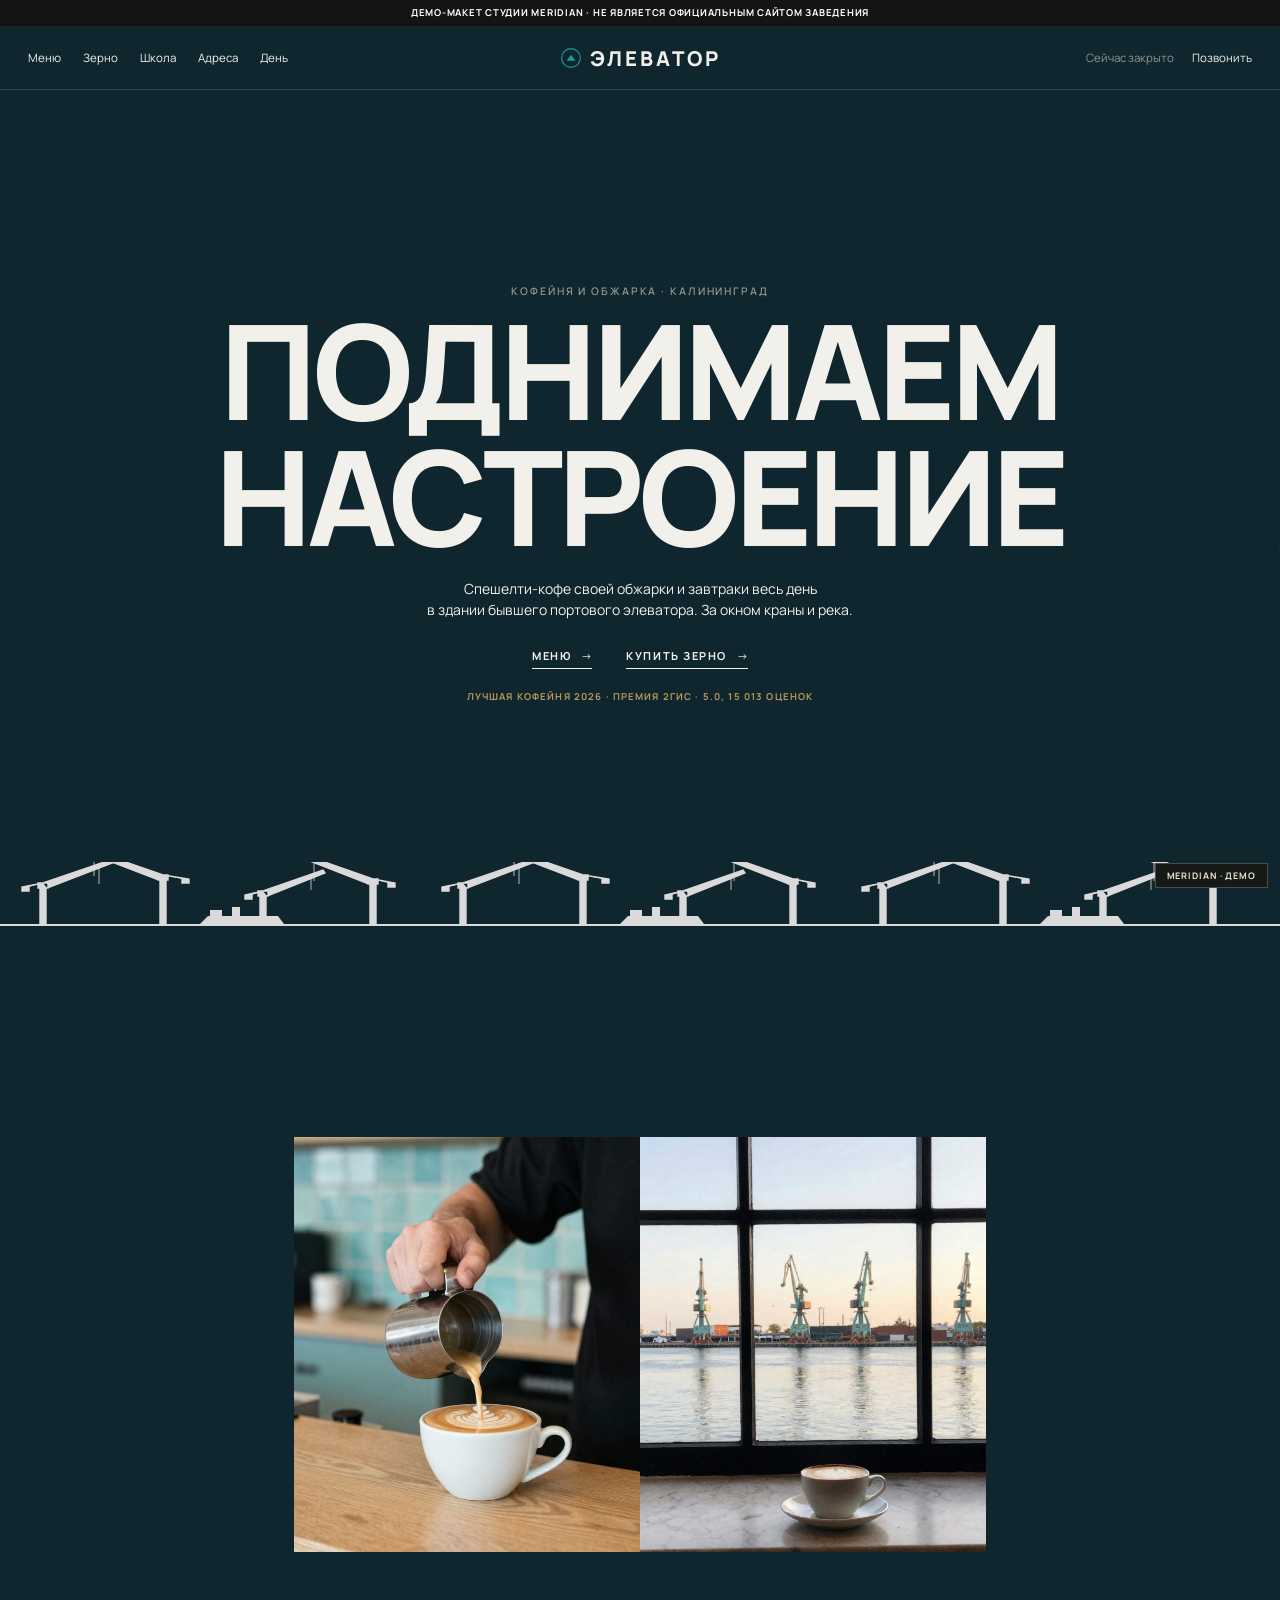
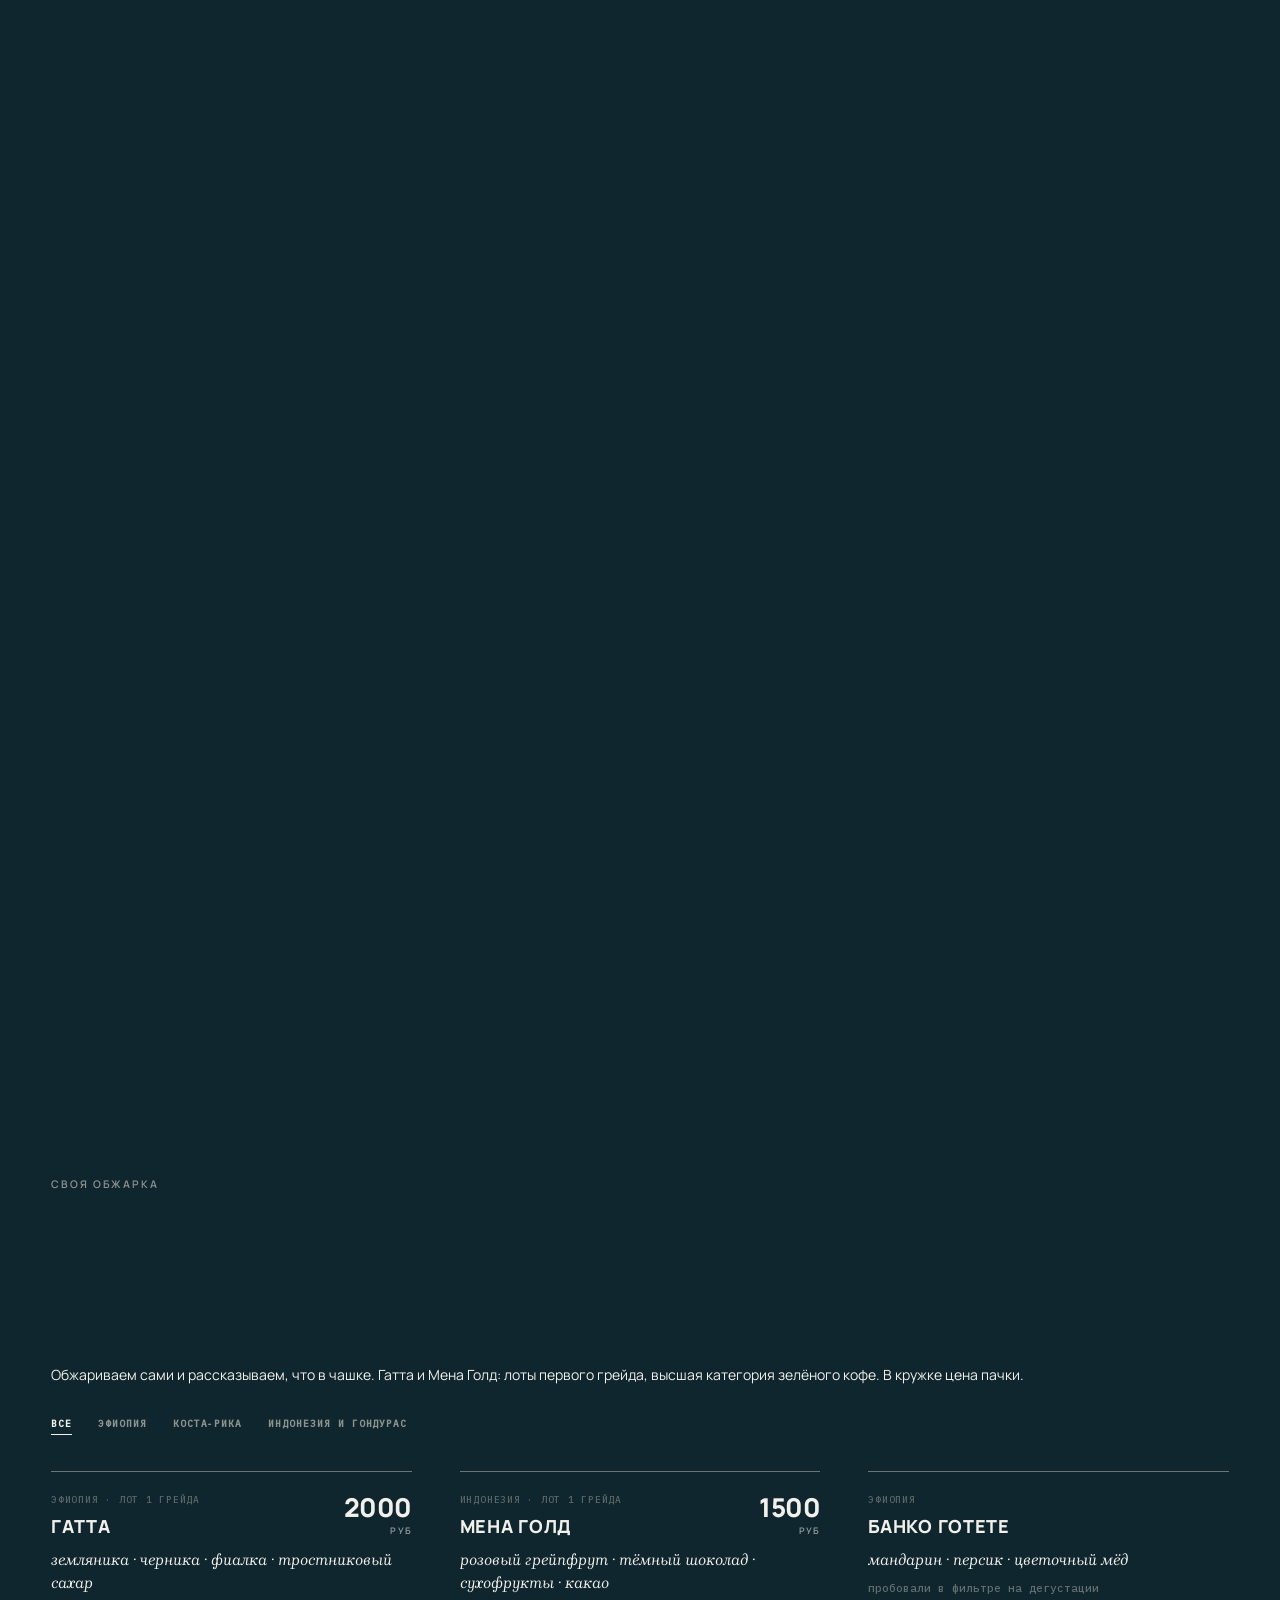
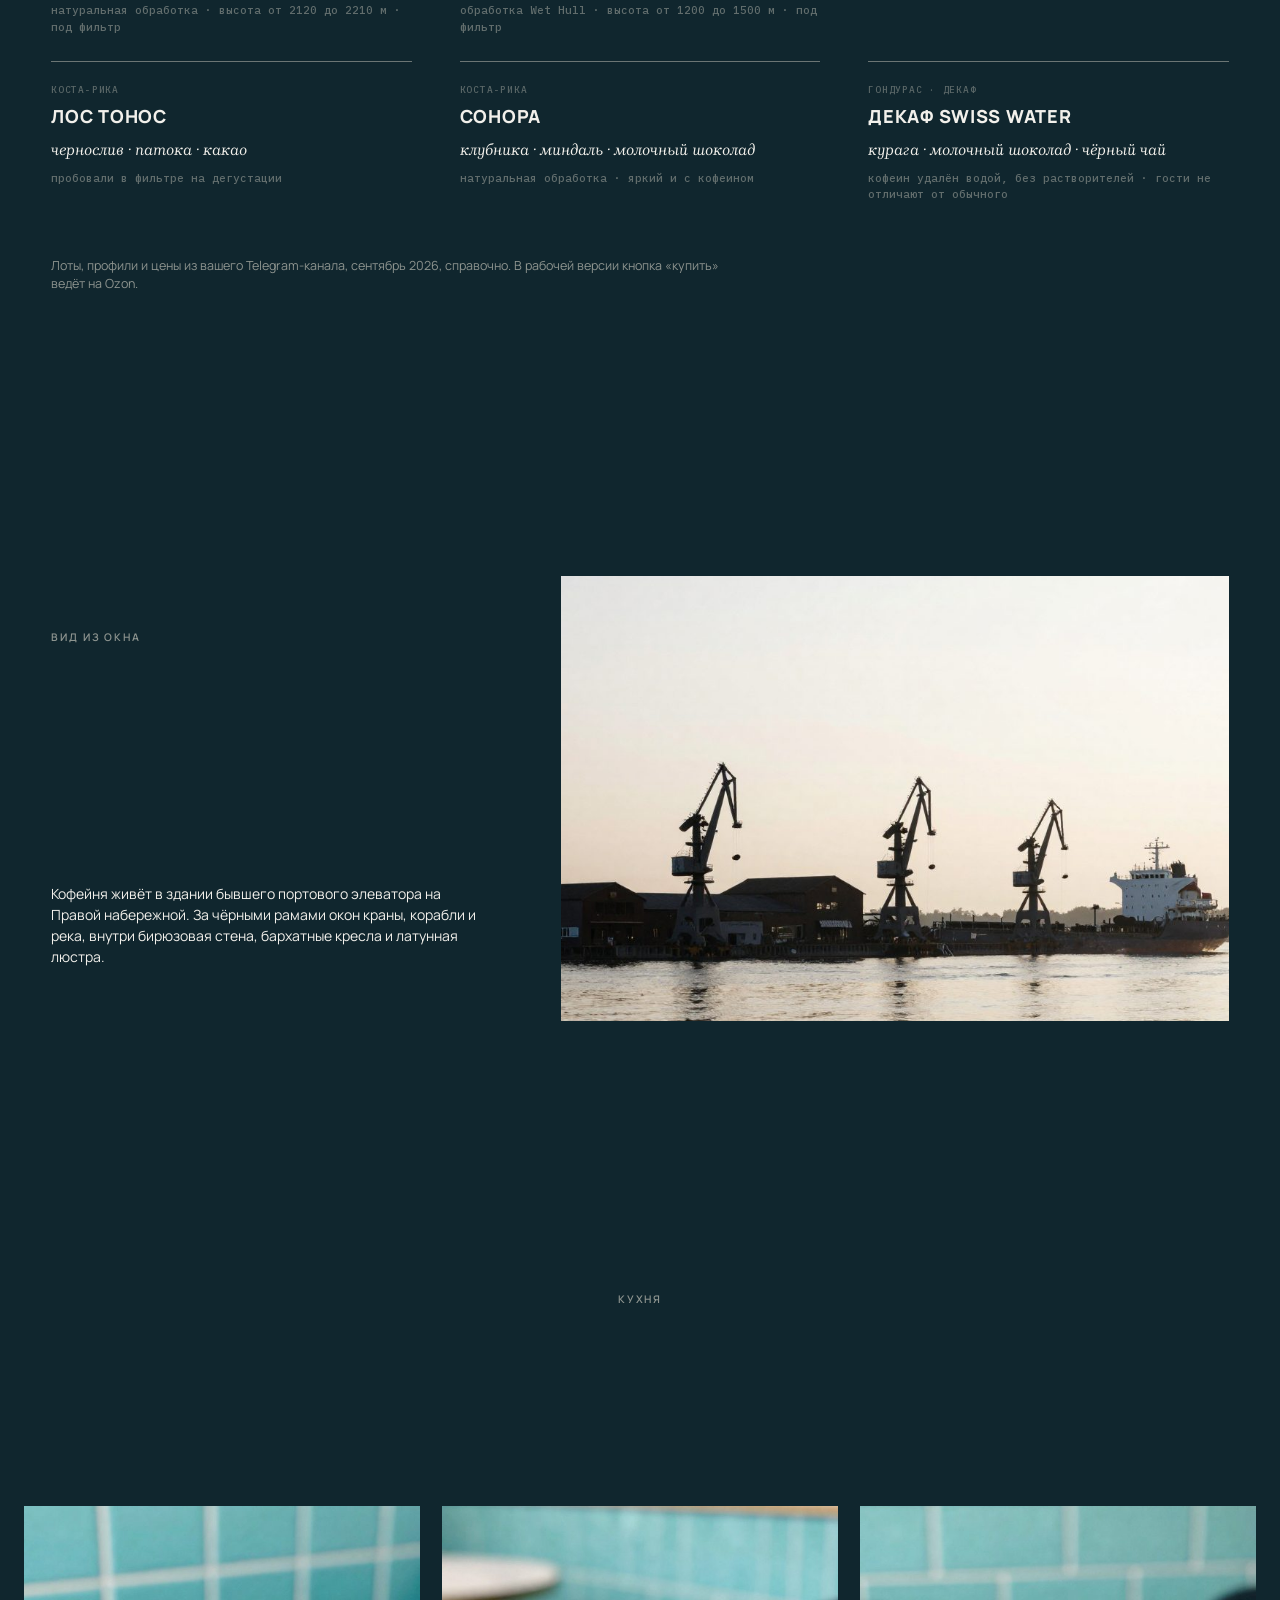
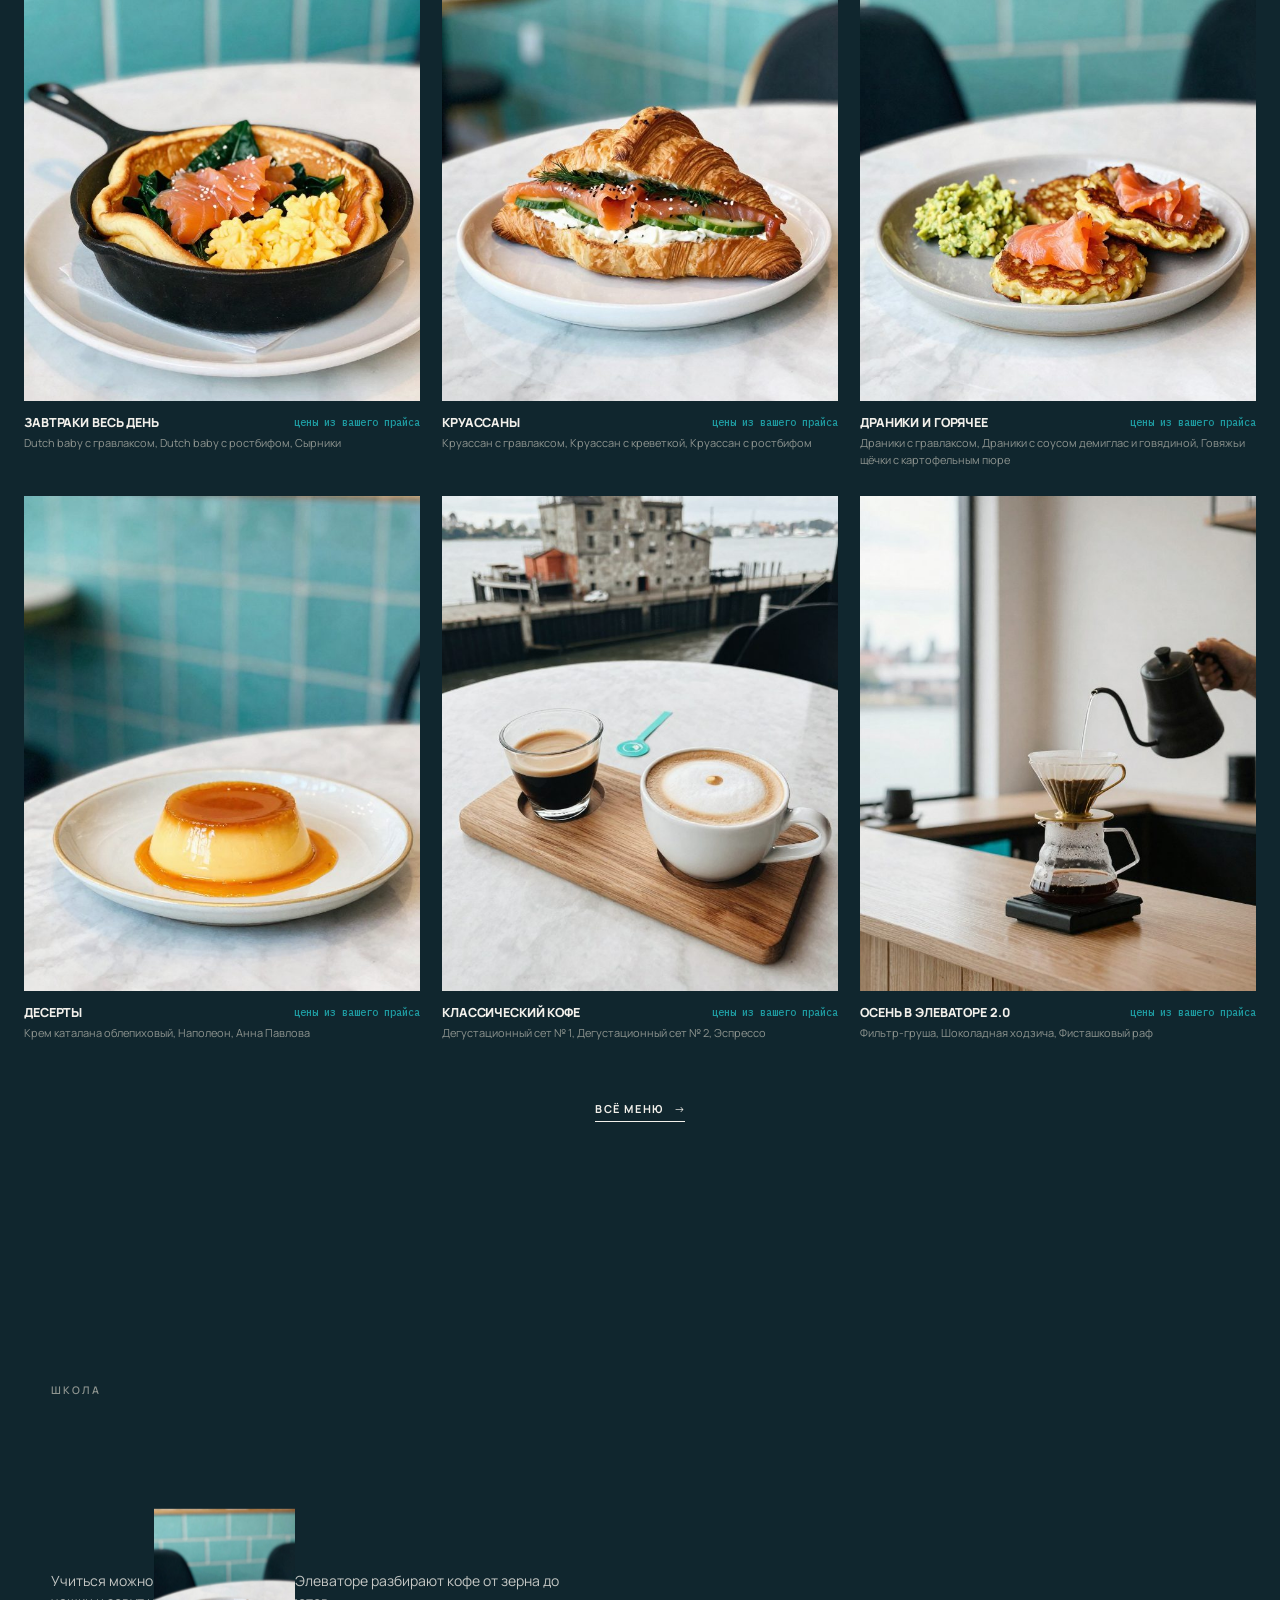
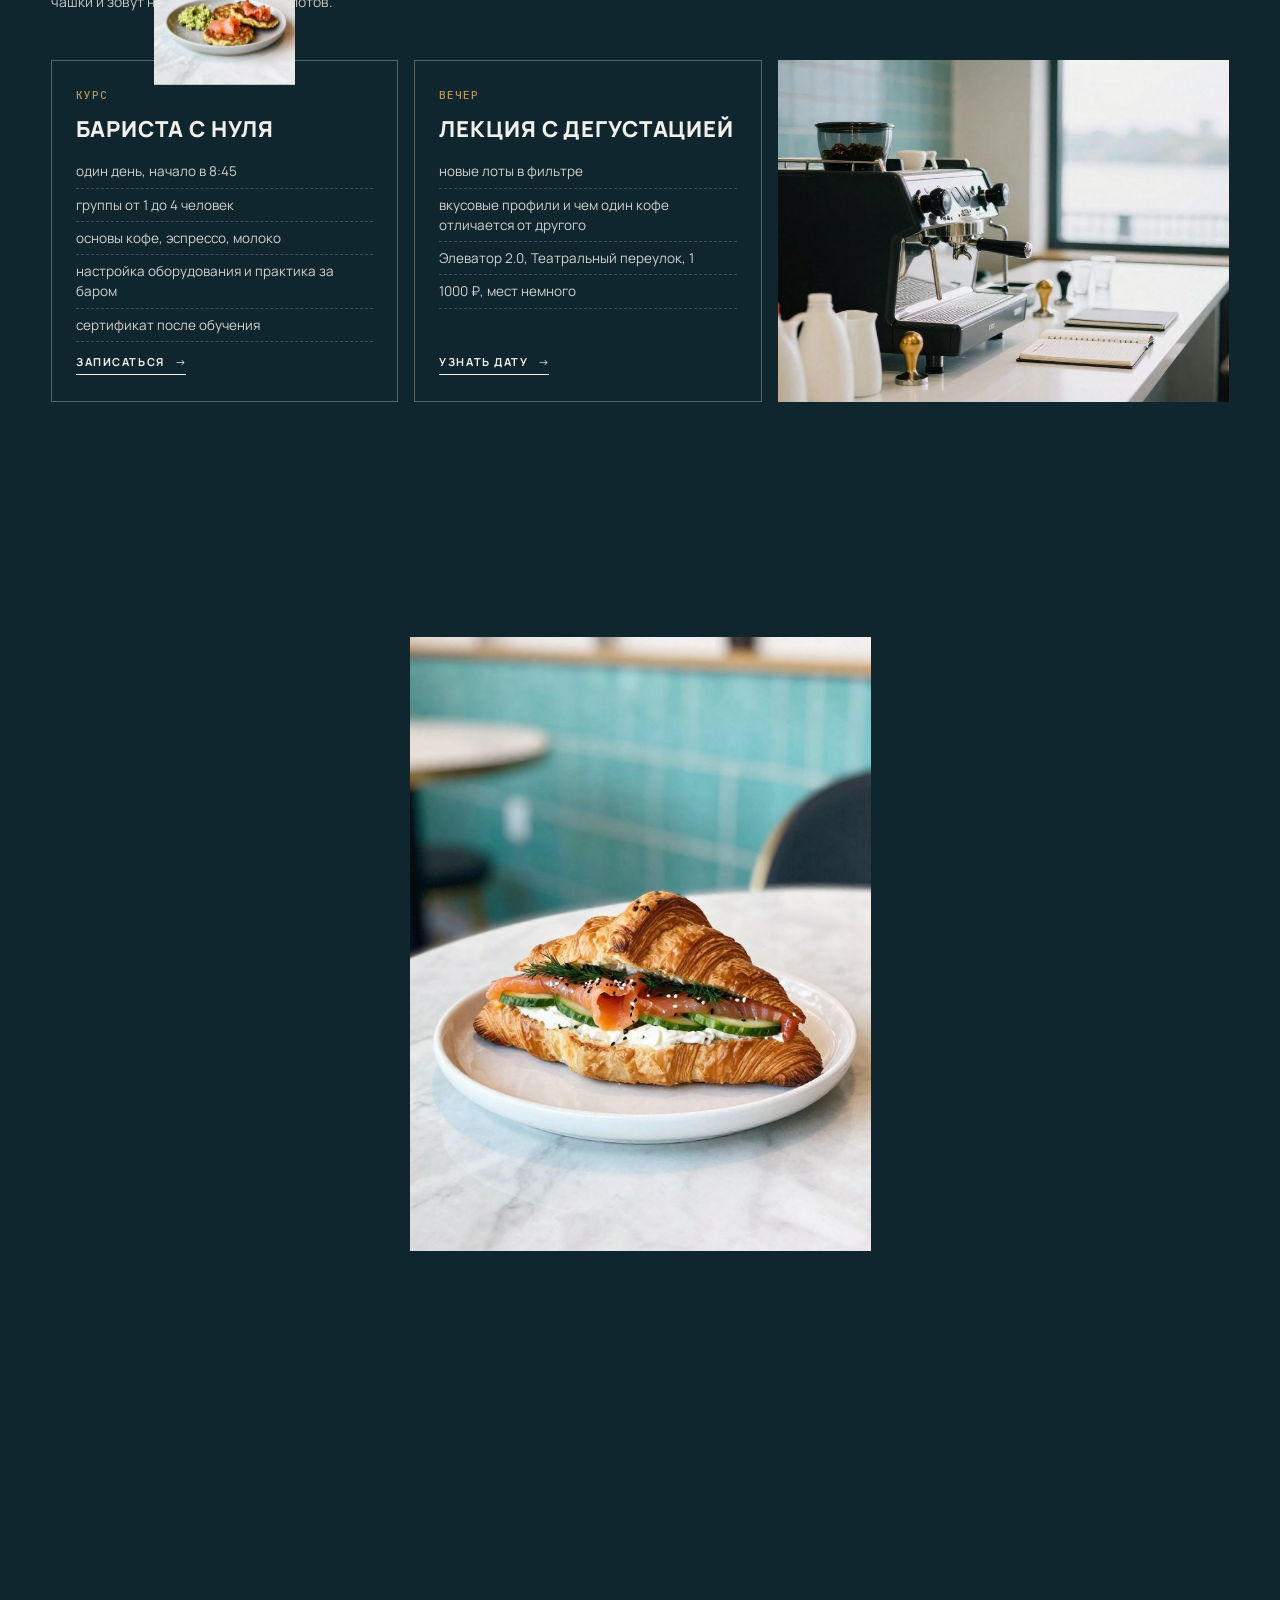
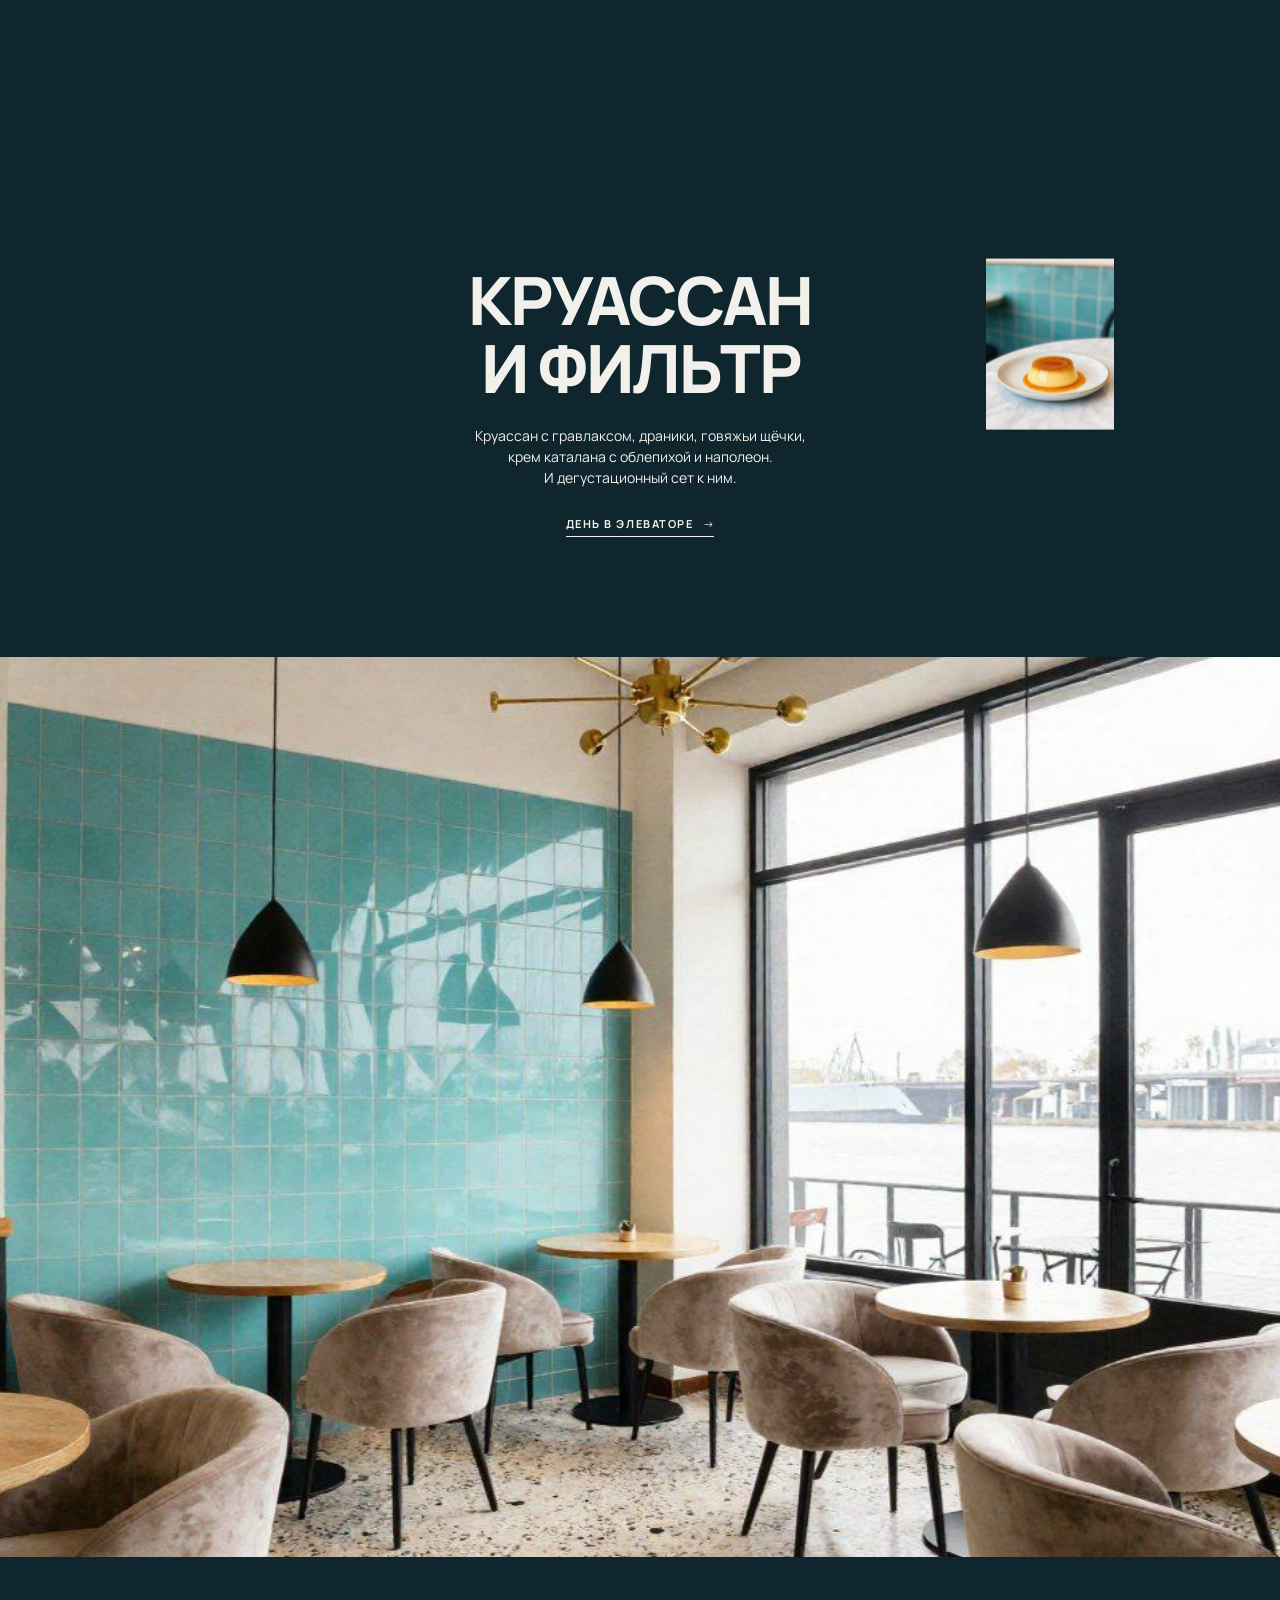
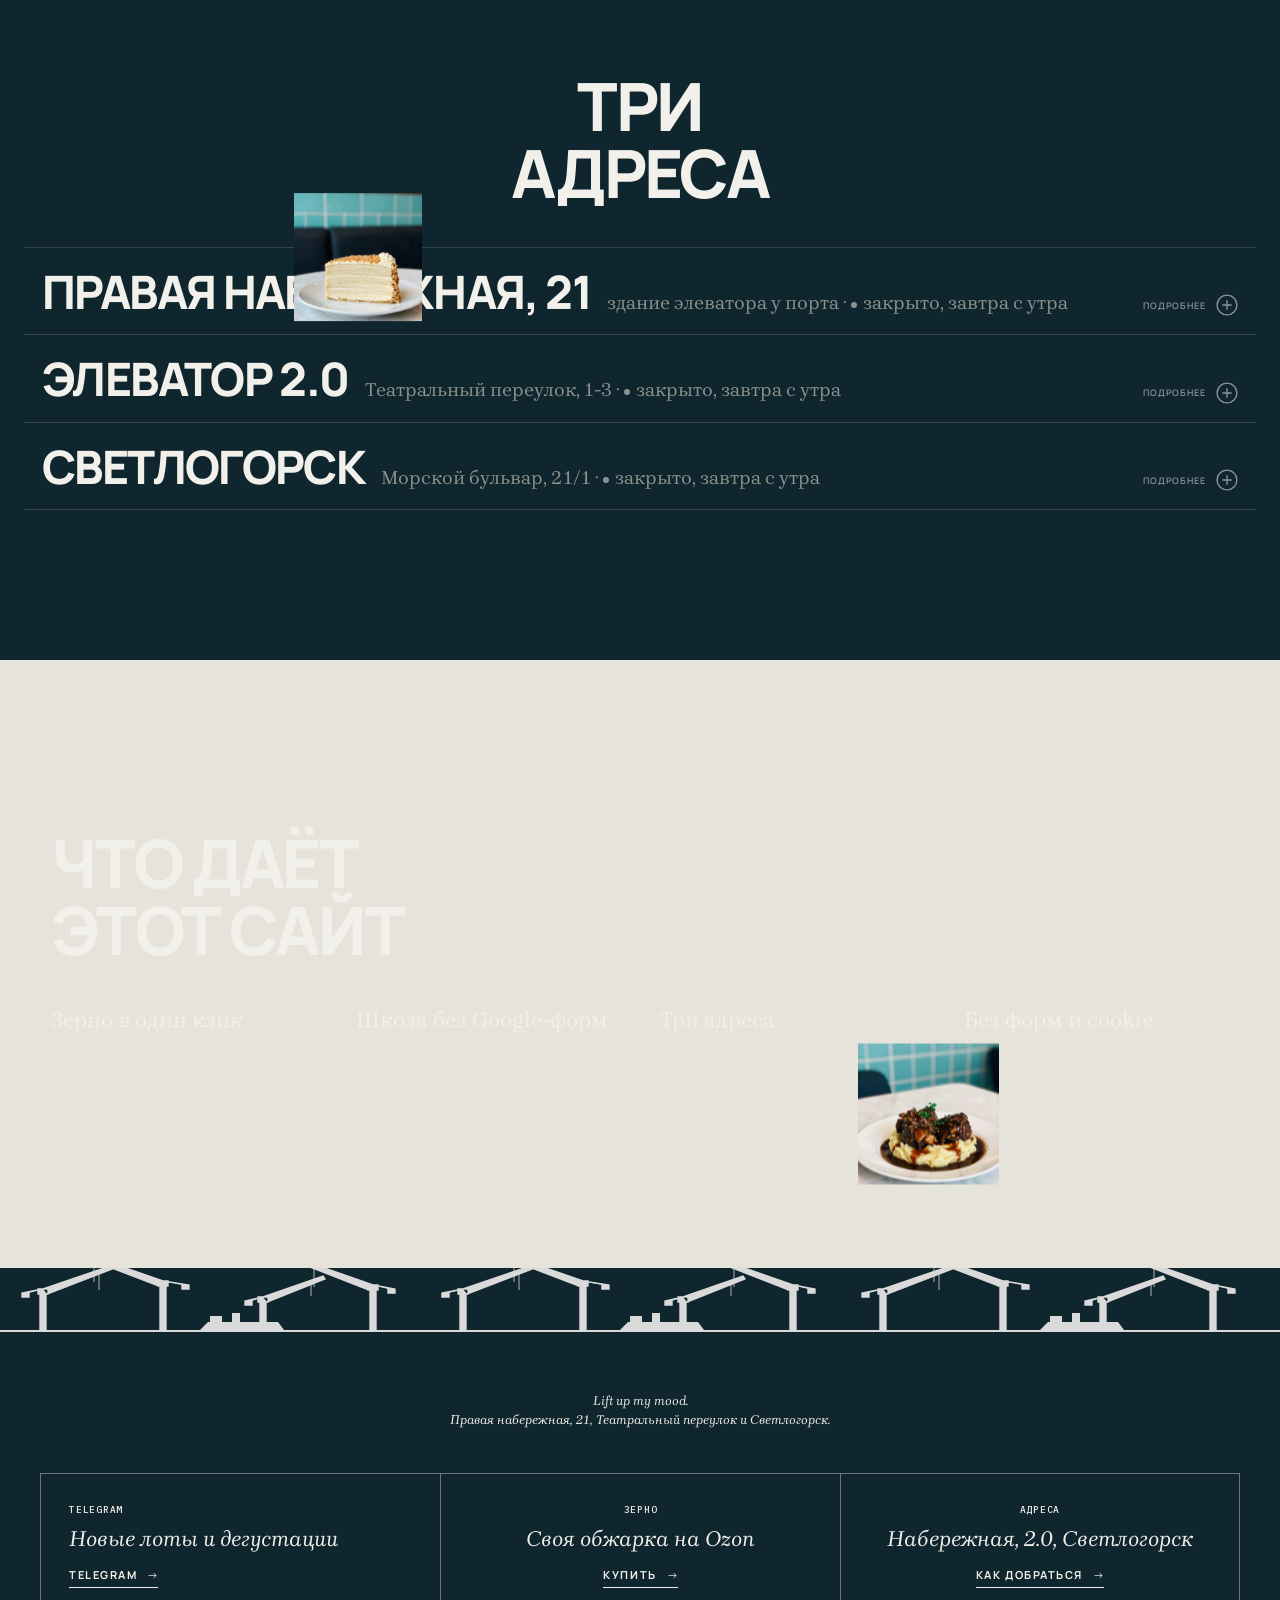
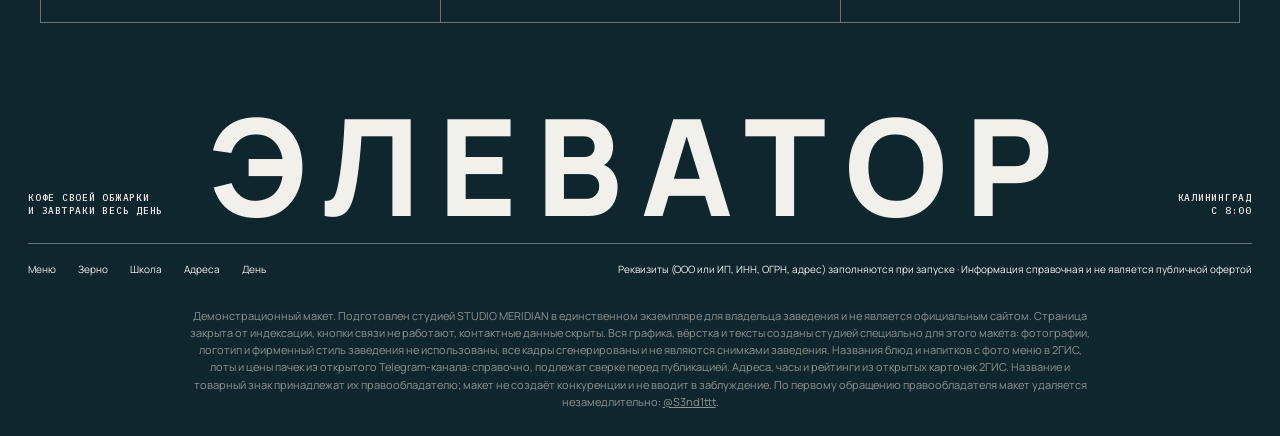
<file: index.html>
<!DOCTYPE html>
<html lang="ru" data-v="1" data-base="" class="nojs" data-tone="g" data-tz="2">
<head>
<meta charset="UTF-8">
<meta name="viewport" content="width=device-width, initial-scale=1, viewport-fit=cover">
<meta name="robots" content="noindex, nofollow">
<title>Демо-макет сайта · STUDIO MERIDIAN</title>
<meta name="description" content="Демо-макет сайта для кофейни и обжарки ELEVATOR в Калининграде: лоты своей обжарки, завтраки весь день, школа бариста, три адреса.">
<meta name="theme-color" content="#10262E">
<meta property="og:type" content="website">
<meta property="og:title" content="Демо-макет сайта · STUDIO MERIDIAN">
<meta property="og:description" content="Демо-макет сайта для кофейни и обжарки ELEVATOR в Калининграде: лоты своей обжарки, завтраки весь день, школа бариста, три адреса.">
<meta property="og:url" content="https://elevator.meridianstud.ru/">
<meta property="og:image" content="https://elevator.meridianstud.ru/img/og.jpg?v=1">
<link rel="icon" href="data:image/svg+xml,%3Csvg xmlns='http://www.w3.org/2000/svg' viewBox='0 0 40 40'%3E%3Crect width='40' height='40' rx='8' fill='%2310262E'/%3E%3Ccircle cx='20' cy='20' r='14' fill='none' stroke='%231E9AA0' stroke-width='2.4'/%3E%3Cpath d='M13 24l7-10 7 10z' fill='%23fff'/%3E%3C/svg%3E">
<link rel="preload" href="fonts/manrope.woff2" as="font" type="font/woff2" crossorigin>
<link rel="preload" href="fonts/plexmono-cyrillic.woff2" as="font" type="font/woff2" crossorigin>
<link rel="stylesheet" href="skin.css?v=3e9a153c">
<link rel="stylesheet" href="venue.css?v=5d0b3115">
<noscript><style>.curtain{display:none}</style></noscript>
</head>
<body>
<p class="demo-strip">Демо-макет студии MERIDIAN · не является официальным сайтом заведения</p>
<div class="curtain" aria-hidden="true"><p class="wm"><span style="--i:0">э</span><span style="--i:1">л</span><span style="--i:2">е</span><span style="--i:3">в</span><span style="--i:4">а</span><span style="--i:5">т</span><span style="--i:6">о</span><span style="--i:7">р</span></p><div class="pic"><div class="pi"><img src="img/h-elevator.jpg?v=1" alt="" decoding="async" width="1152" height="768"></div></div></div>
<div class="veil" aria-hidden="true"></div>
<header class="top">
  <nav class="nav" aria-label="Разделы"><a href="menu/">Меню</a><a href="#loty">Зерно</a><a href="#shkola">Школа</a><a href="gde/">Адреса</a><a href="den/">День</a></nav>
  <button class="burger" type="button" aria-expanded="false" aria-controls="menu">Меню</button>
  <a class="logo" href="" aria-label="Элеватор, на главную"><svg class="lamp" viewBox="0 0 40 40" aria-hidden="true"><circle cx="20" cy="20" r="17" fill="none" stroke="currentColor" stroke-width="2"/><path d="M12 25l8-11 8 11z" fill="currentColor"/></svg><span>элеватор</span></a>
  <div class="right"><span class="now" data-now></span><button type="button" data-hint="Телефон скрыт в демо. В рабочей версии кнопка сразу набирает номер.">Позвонить</button></div>
</header>
<div class="menu" id="menu" hidden><nav aria-label="Меню"><a href="menu/">Меню</a><a href="#loty">Зерно</a><a href="#shkola">Школа</a><a href="gde/">Адреса</a><a href="den/">День</a></nav></div>
<main>

  <section class="hero" data-bg="g">
    <p class="kick">Кофейня и обжарка · Калининград</p>
    <h1 class="cap xxl rv"><span class="ln"><span>Поднимаем</span></span><span class="ln"><span>настроение</span></span></h1>
    <p class="lead rv-f">Спешелти-кофе своей обжарки и завтраки весь день<br>в здании бывшего портового элеватора. За окном краны и река.</p>
    <div class="hbtns rv-f"><a class="btn" href="menu/">Меню</a><button class="btn ghost" type="button" data-hint="В рабочей версии кнопка ведёт в ваш магазин на Ozon.">Купить зерно</button></div>
    <p class="award rv-f">Лучшая кофейня 2026 · Премия 2ГИС · 5.0, 15 013 оценок</p>
  </section>
  <section class="duo" data-bg="g" aria-label="Кофейня">
    <div class="stick"><div class="pair"><figure class="px"><img src="img/v-latte.jpg?v=1" alt="Бариста рисует розетту на капучино" decoding="async" width="704" height="880"></figure><figure class="px"><img src="img/h-elevator.jpg?v=1" alt="Капучино на подоконнике с видом на портовые краны" decoding="async" width="1152" height="768"></figure></div></div>
  </section>
  <section class="board" data-bg="p" id="loty">
    <p class="kick">Своя обжарка</p>
    <h2 class="cap l rv"><span class="ln"><span>Лоты</span></span><span class="ln"><span>этого месяца</span></span></h2>
    <p class="lead">Обжариваем сами и рассказываем, что в чашке. Гатта и Мена Голд: лоты первого грейда, высшая категория зелёного кофе. В кружке цена пачки.</p>
    <div class="flt" role="group" aria-label="Фильтр"><button type="button" data-f="all" aria-pressed="true">Все</button><button type="button" data-f="eth">Эфиопия</button><button type="button" data-f="cr">Коста-Рика</button><button type="button" data-f="other">Индонезия и Гондурас</button></div>
    <div class="lots">
      <article class="lot sd" data-f="eth">
        <p class="rk">Эфиопия · лот 1 грейда</p><h3>Гатта</h3>
        <div class="tags"><span>земляника</span><span>черника</span><span>фиалка</span><span>тростниковый сахар</span></div>
        <p class="pr">натуральная обработка · высота от 2120 до 2210 м · под фильтр</p>
        <p class="q"><span>2000<small>РУБ</small></span></p>
      </article>
      <article class="lot sd" data-f="other">
        <p class="rk">Индонезия · лот 1 грейда</p><h3>Мена Голд</h3>
        <div class="tags"><span>розовый грейпфрут</span><span>тёмный шоколад</span><span>сухофрукты</span><span>какао</span></div>
        <p class="pr">обработка Wet Hull · высота от 1200 до 1500 м · под фильтр</p>
        <p class="q"><span>1500<small>РУБ</small></span></p>
      </article>
      <article class="lot sd" data-f="eth">
        <p class="rk">Эфиопия</p><h3>Банко Готете</h3>
        <div class="tags"><span>мандарин</span><span>персик</span><span>цветочный мёд</span></div>
        <p class="pr">пробовали в фильтре на дегустации</p>
        
      </article>
      <article class="lot sd" data-f="cr">
        <p class="rk">Коста-Рика</p><h3>Лос Тонос</h3>
        <div class="tags"><span>чернослив</span><span>патока</span><span>какао</span></div>
        <p class="pr">пробовали в фильтре на дегустации</p>
        
      </article>
      <article class="lot sd" data-f="cr">
        <p class="rk">Коста-Рика</p><h3>Сонора</h3>
        <div class="tags"><span>клубника</span><span>миндаль</span><span>молочный шоколад</span></div>
        <p class="pr">натуральная обработка · яркий и с кофеином</p>
        
      </article>
      <article class="lot sd" data-f="other">
        <p class="rk">Гондурас · декаф</p><h3>Декаф Swiss Water</h3>
        <div class="tags"><span>курага</span><span>молочный шоколад</span><span>чёрный чай</span></div>
        <p class="pr">кофеин удалён водой, без растворителей · гости не отличают от обычного</p>
        
      </article></div>
    <p class="fn">Лоты, профили и цены из вашего Telegram-канала, сентябрь 2026, справочно. В рабочей версии кнопка «купить» ведёт на Ozon.</p>
  </section>
  <section class="port" data-bg="p">
    <div class="pt">
      <p class="kick">Вид из окна</p>
      <h2 class="cap l rv"><span class="ln"><span>Кофе</span></span><span class="ln"><span>с видом</span></span><span class="ln"><span>на порт</span></span></h2>
      <p class="lead">Кофейня живёт в здании бывшего портового элеватора на Правой набережной. За чёрными рамами окон краны, корабли и река, внутри бирюзовая стена, бархатные кресла и латунная люстра.</p>
    </div>
    <figure class="px"><img src="img/v-cranes.jpg?v=1" alt="Силуэты портовых кранов над рекой" loading="lazy" decoding="async" width="1152" height="768"></figure>
  </section>
  <section class="ranges" data-bg="p">
    <p class="kick">Кухня</p>
    <h2 class="cap l rv"><span class="ln"><span>Завтраки</span></span><span class="ln"><span>весь день</span></span></h2>
    <div class="grid"><a class="card" href="menu/#zavtrak"><span class="ph sd"><img src="img/v-dutch.jpg?v=1" alt="Завтраки весь день" loading="lazy" decoding="async" width="704" height="880"></span><span class="meta"><b>Завтраки весь день</b><span class="pr">цены из вашего прайса</span><small>Dutch baby с гравлаксом, Dutch baby с ростбифом, Сырники</small></span></a><a class="card" href="menu/#kruassany"><span class="ph sd"><img src="img/v-croissant.jpg?v=1" alt="Круассаны" loading="lazy" decoding="async" width="704" height="880"></span><span class="meta"><b>Круассаны</b><span class="pr">цены из вашего прайса</span><small>Круассан с гравлаксом, Круассан с креветкой, Круассан с ростбифом</small></span></a><a class="card" href="menu/#goryachee"><span class="ph sd"><img src="img/v-draniki.jpg?v=1" alt="Драники и горячее" loading="lazy" decoding="async" width="704" height="880"></span><span class="meta"><b>Драники и горячее</b><span class="pr">цены из вашего прайса</span><small>Драники с гравлаксом, Драники с соусом демиглас и говядиной, Говяжьи щёчки с картофельным пюре</small></span></a><a class="card" href="menu/#deserty"><span class="ph sd"><img src="img/v-catalana.jpg?v=1" alt="Десерты" loading="lazy" decoding="async" width="704" height="880"></span><span class="meta"><b>Десерты</b><span class="pr">цены из вашего прайса</span><small>Крем каталана облепиховый, Наполеон, Анна Павлова</small></span></a><a class="card" href="menu/#kofe"><span class="ph sd"><img src="img/v-set.jpg?v=1" alt="Классический кофе" loading="lazy" decoding="async" width="704" height="880"></span><span class="meta"><b>Классический кофе</b><span class="pr">цены из вашего прайса</span><small>Дегустационный сет № 1, Дегустационный сет № 2, Эспрессо</small></span></a><a class="card" href="menu/#osen"><span class="ph sd"><img src="img/v-filter.jpg?v=1" alt="Осень в Элеваторе 2.0" loading="lazy" decoding="async" width="704" height="880"></span><span class="meta"><b>Осень в Элеваторе 2.0</b><span class="pr">цены из вашего прайса</span><small>Фильтр-груша, Шоколадная ходзича, Фисташковый раф</small></span></a></div>
    <a class="btn" href="menu/">Всё меню</a>
  </section>
  <section class="school" data-bg="g" id="shkola">
    <div class="sh">
      <p class="kick">Школа</p>
      <h2 class="cap l rv"><span class="ln"><span>Научим</span></span><span class="ln"><span>за один день</span></span></h2>
      <p class="lead">Учиться можно не только в школе. В Элеваторе разбирают кофе от зерна до чашки и зовут на дегустации новых лотов.</p>
    </div>
    <div class="cls">
      <article class="cl">
        <p class="fl2">курс</p><h3>Бариста с нуля</h3>
        <ul><li>один день, начало в 8:45</li><li>группы от 1 до 4 человек</li><li>основы кофе, эспрессо, молоко</li><li>настройка оборудования и практика за баром</li><li>сертификат после обучения</li></ul>
        <button class="btn" type="button" data-hint="В рабочей версии здесь даты ближайших групп и запись в один клик.">Записаться</button>
      </article>
      <article class="cl">
        <p class="fl2">вечер</p><h3>Лекция с дегустацией</h3>
        <ul><li>новые лоты в фильтре</li><li>вкусовые профили и чем один кофе отличается от другого</li><li>Элеватор 2.0, Театральный переулок, 1</li><li>1000 ₽, мест немного</li></ul>
        <button class="btn" type="button" data-hint="В рабочей версии здесь расписание лекций и запись без Google-форм.">Узнать дату</button>
      </article>
      <figure class="px"><img src="img/v-school.jpg?v=1" alt="Класс бариста: кофемашина, питчеры и чашки" loading="lazy" decoding="async" width="1152" height="768"></figure>
    </div>
  </section>
  <section class="collage" data-bg="g">
    <div class="fl"><figure class="c0" data-s="0"><img src="img/v-croissant.jpg?v=1" alt="Круассан с гравлаксом и укропом" loading="lazy" decoding="async" width="704" height="880"></figure><figure class="c1" data-s="-.35"><img src="img/v-draniki.jpg?v=1" alt="" loading="lazy" decoding="async" width="704" height="880"></figure><figure class="c2" data-s=".45"><img src="img/v-catalana.jpg?v=1" alt="" loading="lazy" decoding="async" width="704" height="880"></figure><figure class="c3" data-s=".75"><img src="img/v-napoleon.jpg?v=1" alt="" loading="lazy" decoding="async" width="704" height="880"></figure><figure class="c4" data-s="1.05"><img src="img/v-cheeks.jpg?v=1" alt="" loading="lazy" decoding="async" width="704" height="880"></figure><figure class="c5" data-s=".6"><img src="img/v-beans.jpg?v=1" alt="" loading="lazy" decoding="async" width="704" height="880"></figure></div>
    <div class="say">
      <h2 class="cap l rv"><span class="ln"><span>Круассан</span></span><span class="ln"><span>и фильтр</span></span></h2>
      <p class="lead">Круассан с гравлаксом, драники, говяжьи щёчки,<br>крем каталана с облепихой и наполеон.<br>И дегустационный сет к ним.</p>
      <a class="btn" href="den/">День в Элеваторе</a>
    </div>
  </section>
  <section class="roast" data-bg="g" aria-label="Зал с бирюзовой стеной, бархатными креслами и латунной люстрой">
    <div class="wide"><img src="img/v-hall.jpg?v=1" alt="Зал с бирюзовой стеной, бархатными креслами и латунной люстрой" loading="lazy" decoding="async" width="1152" height="768"></div>
  </section>
  <section class="stores" data-bg="g">
    <h2 class="cap l rv"><span class="ln"><span>Три</span></span><span class="ln"><span>адреса</span></span></h2>
    <div class="rows">
      <div class="ex">
        <button class="row" type="button" aria-expanded="false" aria-controls="st0"><b>Правая набережная, 21</b><span class="ad">здание элеватора у порта · <span class="st" data-open="8" data-close="20"></span></span><span class="more">подробнее <svg viewBox="0 0 16 16" aria-hidden="true"><circle cx="8" cy="8" r="7.2" fill="none" stroke="currentColor"/><path d="M8 4.6v6.8M4.6 8h6.8" stroke="currentColor"/></svg></span></button>
        <div class="exb" id="st0"><div class="exi">
          <div class="drag" data-drag><figure><img src="img/h-elevator.jpg?v=1" alt="" loading="lazy" decoding="async" width="1152" height="768"></figure><figure><img src="img/v-hall.jpg?v=1" alt="" loading="lazy" decoding="async" width="1152" height="768"></figure><figure><img src="img/v-terrace.jpg?v=1" alt="" loading="lazy" decoding="async" width="1152" height="768"></figure>
            <div class="info"><p class="it">Окна на порт, краны и реку, летняя веранда, своя обжарка и школа бариста. До 46 гостей.</p><p class="k">ежедневно с 8:00 до 20:00 · 5.0 в 2ГИС, 15013 оценок</p><a class="btn" href="gde/#naberezhnaya">Как добраться</a></div>
          </div>
        </div></div>
      </div>
      <div class="ex">
        <button class="row" type="button" aria-expanded="false" aria-controls="st1"><b>Элеватор 2.0</b><span class="ad">Театральный переулок, 1-3 · <span class="st" data-open="8" data-close="20"></span></span><span class="more">подробнее <svg viewBox="0 0 16 16" aria-hidden="true"><circle cx="8" cy="8" r="7.2" fill="none" stroke="currentColor"/><path d="M8 4.6v6.8M4.6 8h6.8" stroke="currentColor"/></svg></span></button>
        <div class="exb" id="st1"><div class="exi">
          <div class="drag" data-drag><figure><img src="img/v-filter.jpg?v=1" alt="" loading="lazy" decoding="async" width="704" height="880"></figure><figure><img src="img/v-latte.jpg?v=1" alt="" loading="lazy" decoding="async" width="704" height="880"></figure>
            <div class="info"><p class="it">Здесь лекции с дегустацией новых лотов и осенние напитки: фильтр-груша, шоколадная ходзича, фисташковый раф.</p><p class="k">ежедневно с 8:00 до 20:00 · 5.0 в 2ГИС, 1484 оценки</p><a class="btn" href="gde/#teatralny">Как добраться</a></div>
          </div>
        </div></div>
      </div>
      <div class="ex">
        <button class="row" type="button" aria-expanded="false" aria-controls="st2"><b>Светлогорск</b><span class="ad">Морской бульвар, 21/1 · <span class="st" data-open="10" data-close="22"></span></span><span class="more">подробнее <svg viewBox="0 0 16 16" aria-hidden="true"><circle cx="8" cy="8" r="7.2" fill="none" stroke="currentColor"/><path d="M8 4.6v6.8M4.6 8h6.8" stroke="currentColor"/></svg></span></button>
        <div class="exb" id="st2"><div class="exi">
          <div class="drag" data-drag><figure><img src="img/v-set.jpg?v=1" alt="" loading="lazy" decoding="async" width="704" height="880"></figure><figure><img src="img/v-croissant.jpg?v=1" alt="" loading="lazy" decoding="async" width="704" height="880"></figure>
            <div class="info"><p class="it">Элеватор у моря: дегустационный сет и круассан на прогулке по Морскому бульвару.</p><p class="k">ежедневно с 10:00 до 22:00 · 5.0 в 2ГИС</p><a class="btn" href="gde/#svetlogorsk">Как добраться</a></div>
          </div>
        </div></div>
      </div></div>
  </section>
  <section class="gives" data-bg="k">
    <p class="kick">Для владельца</p>
    <h2 class="cap l rv"><span class="ln"><span>Что даёт</span></span><span class="ln"><span>этот сайт</span></span></h2>
    <div class="gv"><div><b>Зерно в один клик</b><p>Лоты с профилем, обработкой и ценой, кнопка ведёт в ваш магазин на Ozon. Гость не ищет пост в канале.</p></div><div><b>Школа без Google-форм</b><p>«Бариста с нуля» и лекции с дегустацией: даты, места и запись прямо на сайте.</p></div><div><b>Три адреса</b><p>Набережная, Элеватор 2.0 и Светлогорск: часы по калининградскому времени и статус «открыто сейчас».</p></div><div><b>Без форм и cookie</b><p>Никаких персональных данных: политика конфиденциальности не нужна.</p></div></div>
  </section>
</main>
<footer class="foot" data-bg="g">
  <p class="quote">Lift up my mood.<br>Правая набережная, 21, Театральный переулок и Светлогорск.</p>
  <div class="boxes"><div class="box"><p class="k">Telegram</p><p class="it">Новые лоты и дегустации</p><button class="btn" type="button" data-hint="В рабочей версии здесь ваш Telegram-канал.">Telegram</button></div><div class="box"><p class="k">Зерно</p><p class="it">Своя обжарка на Ozon</p><button class="btn" type="button" data-hint="В рабочей версии здесь ваш магазин на Ozon.">Купить</button></div><div class="box"><p class="k">Адреса</p><p class="it">Набережная, 2.0, Светлогорск</p><a class="btn" href="gde/">Как добраться</a></div></div>
  <div class="sig"><p class="k">Кофе своей обжарки<br>и завтраки весь день</p><p class="wm" aria-hidden="true">элеватор</p><p class="k r">Калининград<br>с 8:00</p></div>
  <div class="fine">
    <span><a href="menu/">Меню</a><a href="#loty">Зерно</a><a href="#shkola">Школа</a><a href="gde/">Адреса</a><a href="den/">День</a></span>
    <span>Реквизиты (ООО или ИП, ИНН, ОГРН, адрес) заполняются при запуске · Информация справочная и не является публичной офертой</span>
  </div>
  <p class="note">Демонстрационный макет. Подготовлен студией STUDIO MERIDIAN в единственном экземпляре для владельца заведения и не является официальным сайтом. Страница закрыта от индексации, кнопки связи не работают, контактные данные скрыты. Вся графика, вёрстка и тексты созданы студией специально для этого макета: фотографии, логотип и фирменный стиль заведения не использованы, все кадры сгенерированы и не являются снимками заведения. Названия блюд и напитков с фото меню в 2ГИС, лоты и цены пачек из открытого Telegram-канала: справочно, подлежат сверке перед публикацией. Адреса, часы и рейтинги из открытых карточек 2ГИС. Название и товарный знак принадлежат их правообладателю; макет не создаёт конкуренции и не вводит в заблуждение. По первому обращению правообладателя макет удаляется незамедлительно: <a href="https://t.me/S3nd1ttt" target="_blank" rel="noopener">@S3nd1ttt</a>.</p>
</footer>
<div class="toast" role="status" aria-live="polite" hidden></div>
<a class="mer-badge" href="https://t.me/S3nd1ttt" target="_blank" rel="noopener">MERIDIAN · Демо</a>
<script src="skin.js?v=77db7cbb"></script>
<script src="venue.js?v=2461227e"></script>
</body>
</html>
</file>
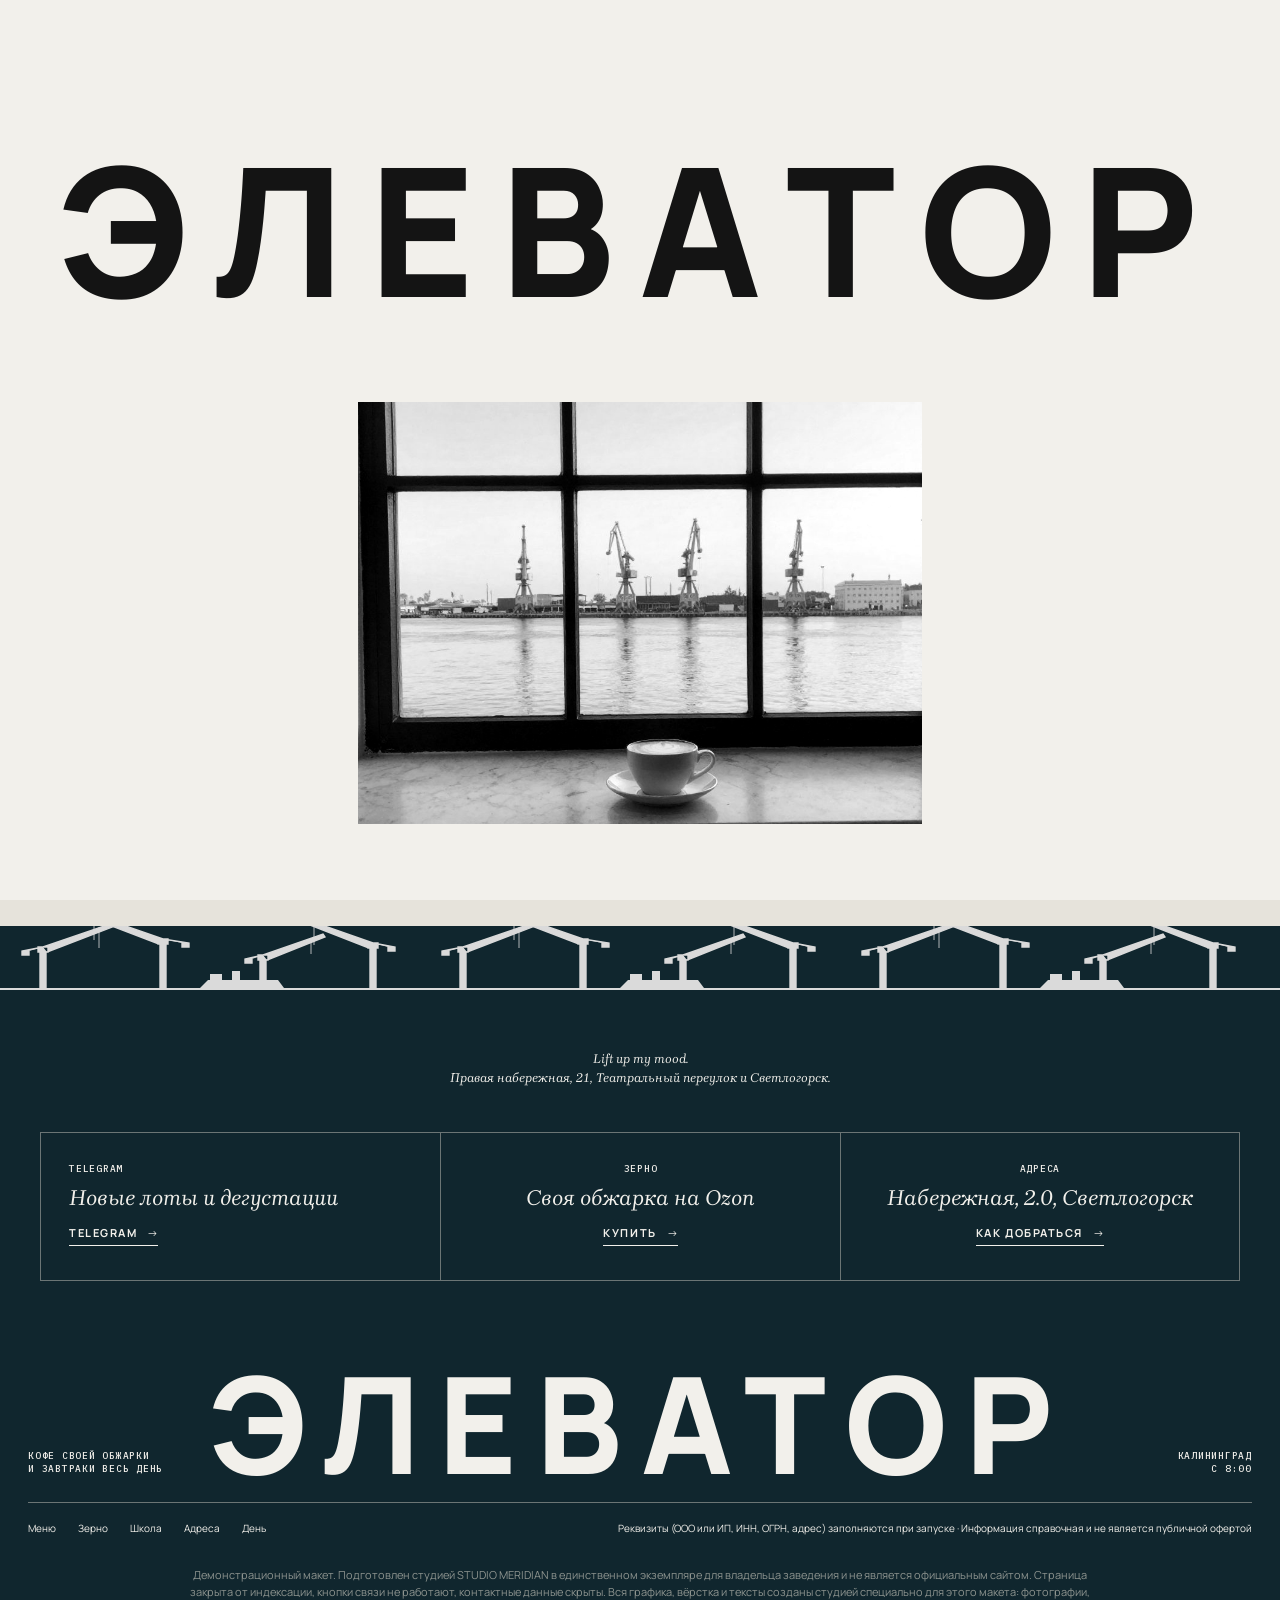
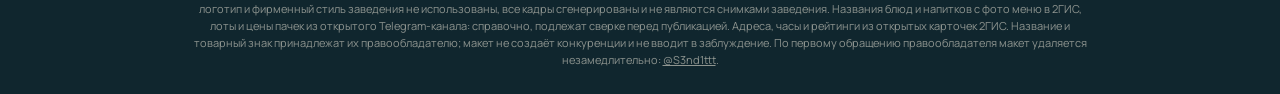
<file: 404/index.html>
<!DOCTYPE html>
<html lang="ru" data-v="1" data-base="../" class="nojs" data-tone="l" data-tz="2">
<head>
<meta charset="UTF-8">
<meta name="viewport" content="width=device-width, initial-scale=1, viewport-fit=cover">
<meta name="robots" content="noindex, nofollow">
<title>Страница не найдена · Демо-макет сайта · STUDIO MERIDIAN</title>
<meta name="description" content="Такой страницы нет.">
<meta name="theme-color" content="#10262E">
<meta property="og:type" content="website">
<meta property="og:title" content="Демо-макет сайта · STUDIO MERIDIAN">
<meta property="og:description" content="Такой страницы нет.">
<meta property="og:url" content="https://elevator.meridianstud.ru/404/">
<meta property="og:image" content="https://elevator.meridianstud.ru/img/og.jpg?v=1">
<link rel="icon" href="data:image/svg+xml,%3Csvg xmlns='http://www.w3.org/2000/svg' viewBox='0 0 40 40'%3E%3Crect width='40' height='40' rx='8' fill='%2310262E'/%3E%3Ccircle cx='20' cy='20' r='14' fill='none' stroke='%231E9AA0' stroke-width='2.4'/%3E%3Cpath d='M13 24l7-10 7 10z' fill='%23fff'/%3E%3C/svg%3E">
<link rel="preload" href="../fonts/manrope.woff2" as="font" type="font/woff2" crossorigin>
<link rel="preload" href="../fonts/plexmono-cyrillic.woff2" as="font" type="font/woff2" crossorigin>
<link rel="stylesheet" href="../skin.css?v=3e9a153c">
<link rel="stylesheet" href="../venue.css?v=5d0b3115">
<noscript><style>.curtain{display:none}</style></noscript>
</head>
<body>
<p class="demo-strip">Демо-макет студии MERIDIAN · не является официальным сайтом заведения</p>
<div class="curtain" aria-hidden="true"><p class="wm"><span style="--i:0">э</span><span style="--i:1">л</span><span style="--i:2">е</span><span style="--i:3">в</span><span style="--i:4">а</span><span style="--i:5">т</span><span style="--i:6">о</span><span style="--i:7">р</span></p><div class="pic"><div class="pi"><img src="../img/h-elevator.jpg?v=1" alt="" decoding="async" width="1152" height="768"></div></div></div>
<div class="veil" aria-hidden="true"></div>
<header class="top">
  <nav class="nav" aria-label="Разделы"><a href="../menu/">Меню</a><a href="../#loty">Зерно</a><a href="../#shkola">Школа</a><a href="../gde/">Адреса</a><a href="../den/">День</a></nav>
  <button class="burger" type="button" aria-expanded="false" aria-controls="menu">Меню</button>
  <a class="logo" href="../" aria-label="Элеватор, на главную"><svg class="lamp" viewBox="0 0 40 40" aria-hidden="true"><circle cx="20" cy="20" r="17" fill="none" stroke="currentColor" stroke-width="2"/><path d="M12 25l8-11 8 11z" fill="currentColor"/></svg><span>элеватор</span></a>
  <div class="right"><span class="now" data-now></span><button type="button" data-hint="Телефон скрыт в демо. В рабочей версии кнопка сразу набирает номер.">Позвонить</button></div>
</header>
<div class="menu" id="menu" hidden><nav aria-label="Меню"><a href="../menu/">Меню</a><a href="../#loty">Зерно</a><a href="../#shkola">Школа</a><a href="../gde/">Адреса</a><a href="../den/">День</a></nav></div>
<main class="nf" data-bg="l">

  <h1 class="cap xxl rv"><span class="ln"><span>404</span></span><span class="ln"><span>Не найдено</span></span></h1>
  <p class="lead">Такого этажа нет. Возвращайтесь на первый.</p>
  <a class="btn dark" href="../">На главную</a>
</main>
<footer class="foot" data-bg="g">
  <p class="quote">Lift up my mood.<br>Правая набережная, 21, Театральный переулок и Светлогорск.</p>
  <div class="boxes"><div class="box"><p class="k">Telegram</p><p class="it">Новые лоты и дегустации</p><button class="btn" type="button" data-hint="В рабочей версии здесь ваш Telegram-канал.">Telegram</button></div><div class="box"><p class="k">Зерно</p><p class="it">Своя обжарка на Ozon</p><button class="btn" type="button" data-hint="В рабочей версии здесь ваш магазин на Ozon.">Купить</button></div><div class="box"><p class="k">Адреса</p><p class="it">Набережная, 2.0, Светлогорск</p><a class="btn" href="../gde/">Как добраться</a></div></div>
  <div class="sig"><p class="k">Кофе своей обжарки<br>и завтраки весь день</p><p class="wm" aria-hidden="true">элеватор</p><p class="k r">Калининград<br>с 8:00</p></div>
  <div class="fine">
    <span><a href="../menu/">Меню</a><a href="../#loty">Зерно</a><a href="../#shkola">Школа</a><a href="../gde/">Адреса</a><a href="../den/">День</a></span>
    <span>Реквизиты (ООО или ИП, ИНН, ОГРН, адрес) заполняются при запуске · Информация справочная и не является публичной офертой</span>
  </div>
  <p class="note">Демонстрационный макет. Подготовлен студией STUDIO MERIDIAN в единственном экземпляре для владельца заведения и не является официальным сайтом. Страница закрыта от индексации, кнопки связи не работают, контактные данные скрыты. Вся графика, вёрстка и тексты созданы студией специально для этого макета: фотографии, логотип и фирменный стиль заведения не использованы, все кадры сгенерированы и не являются снимками заведения. Названия блюд и напитков с фото меню в 2ГИС, лоты и цены пачек из открытого Telegram-канала: справочно, подлежат сверке перед публикацией. Адреса, часы и рейтинги из открытых карточек 2ГИС. Название и товарный знак принадлежат их правообладателю; макет не создаёт конкуренции и не вводит в заблуждение. По первому обращению правообладателя макет удаляется незамедлительно: <a href="https://t.me/S3nd1ttt" target="_blank" rel="noopener">@S3nd1ttt</a>.</p>
</footer>
<div class="toast" role="status" aria-live="polite" hidden></div>
<a class="mer-badge" href="https://t.me/S3nd1ttt" target="_blank" rel="noopener">MERIDIAN · Демо</a>
<script src="../skin.js?v=77db7cbb"></script>
<script src="../venue.js?v=2461227e"></script>
</body>
</html>
</file>
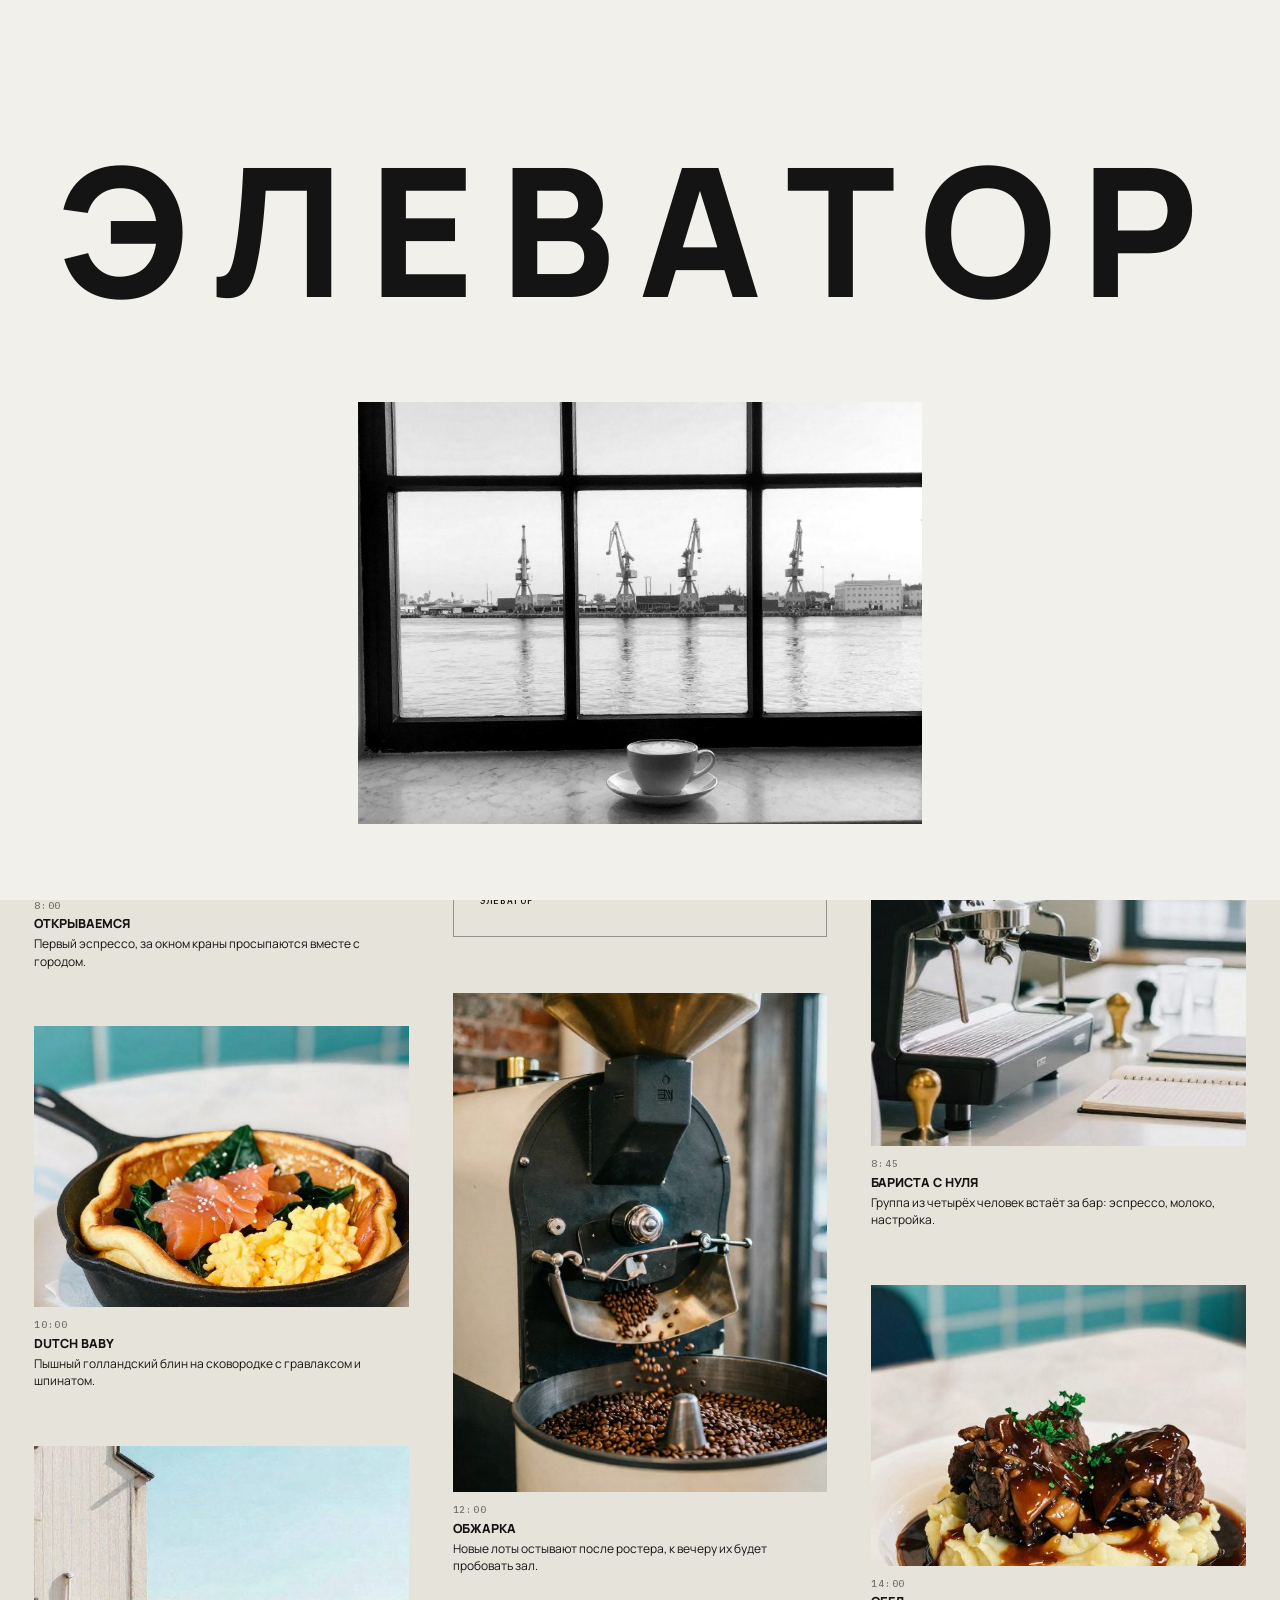
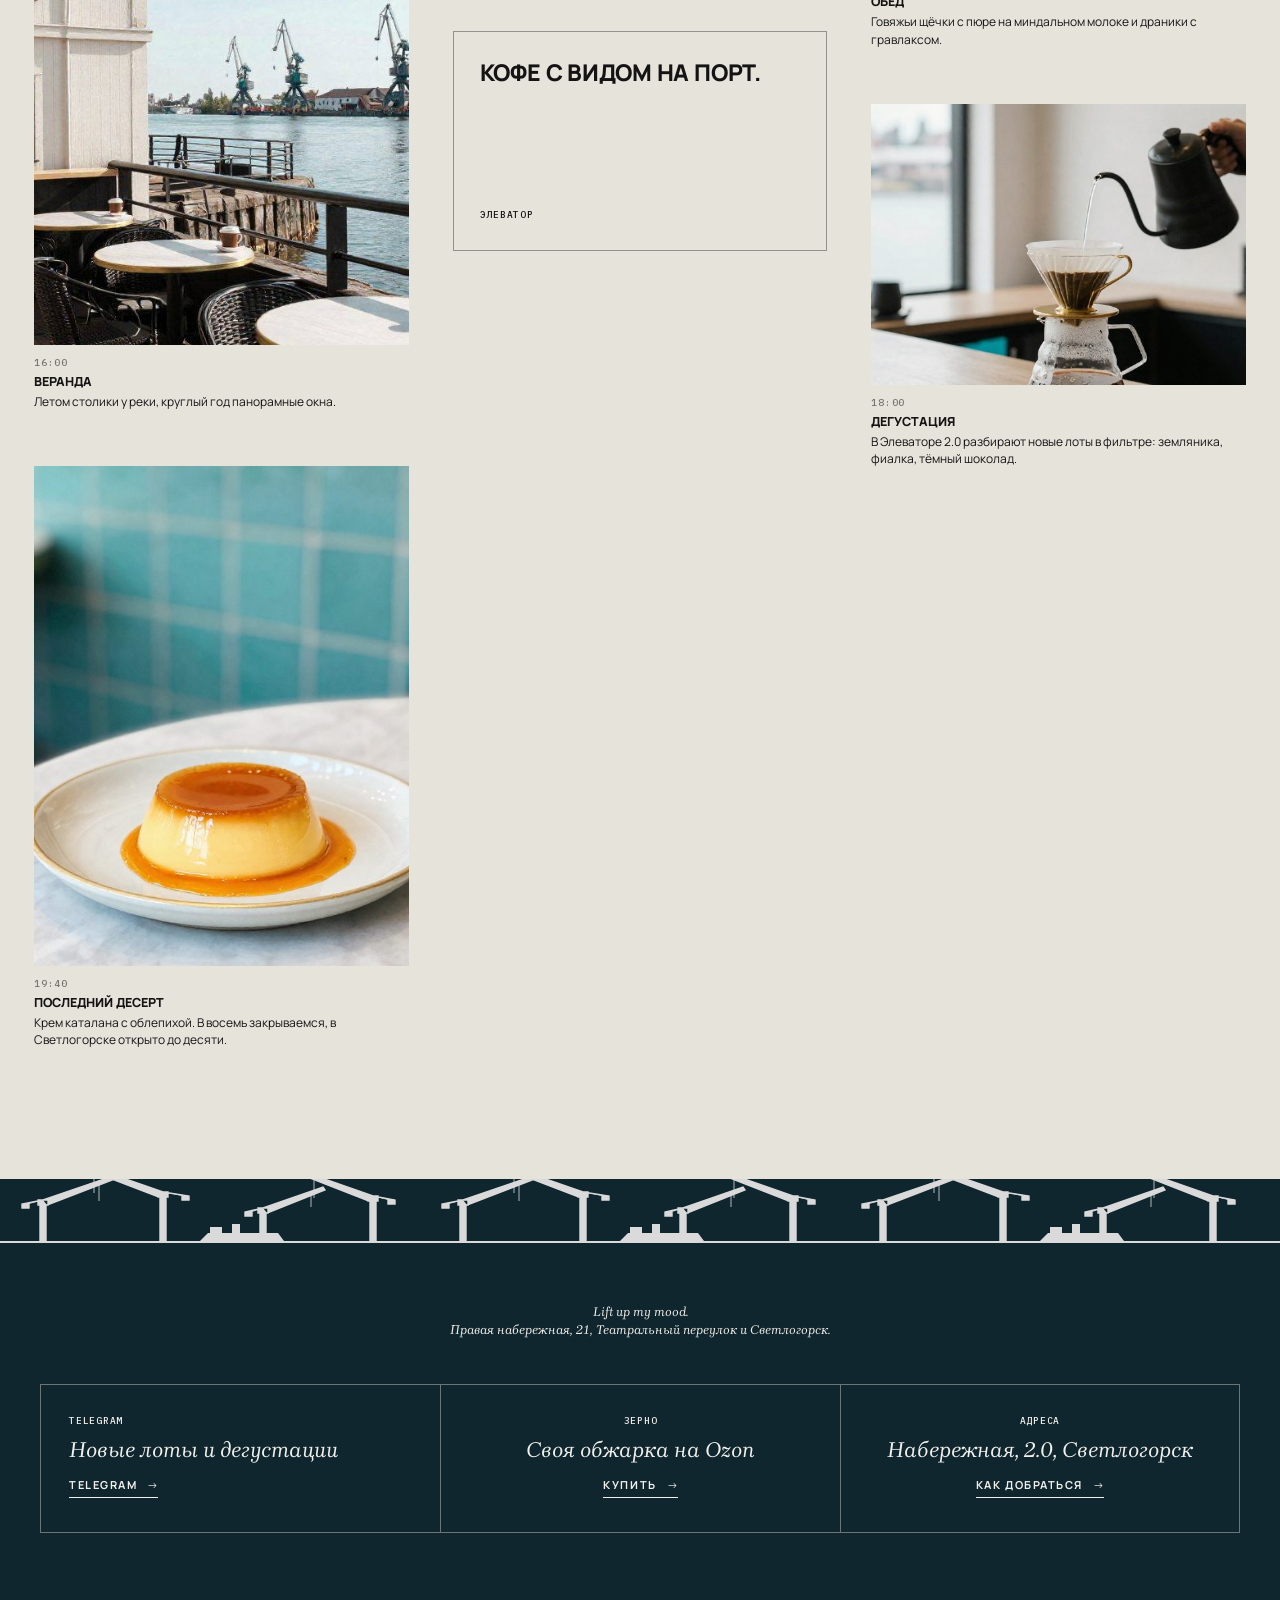
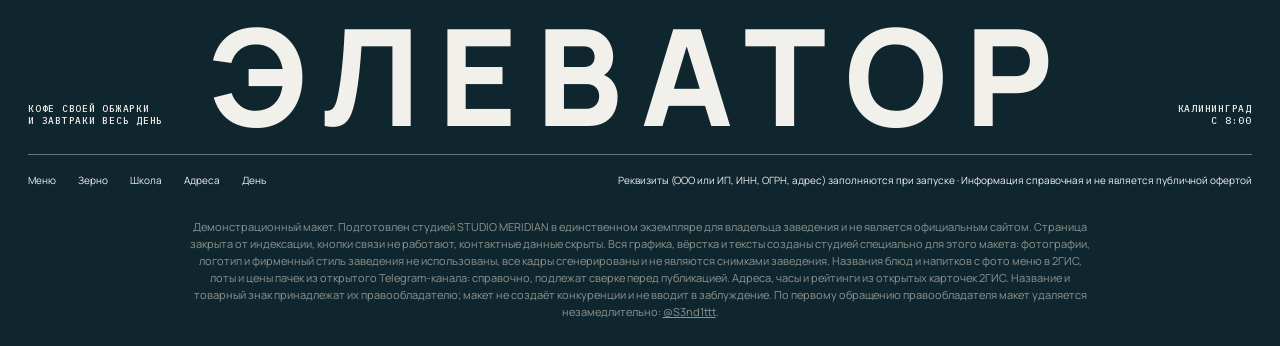
<file: den/index.html>
<!DOCTYPE html>
<html lang="ru" data-v="1" data-base="../" class="nojs" data-tone="l" data-tz="2">
<head>
<meta charset="UTF-8">
<meta name="viewport" content="width=device-width, initial-scale=1, viewport-fit=cover">
<meta name="robots" content="noindex, nofollow">
<title>День в Элеваторе · Демо-макет сайта · STUDIO MERIDIAN</title>
<meta name="description" content="Один день кофейни ELEVATOR в Калининграде: обжарка, завтраки, школа бариста и дегустации.">
<meta name="theme-color" content="#10262E">
<meta property="og:type" content="website">
<meta property="og:title" content="Демо-макет сайта · STUDIO MERIDIAN">
<meta property="og:description" content="Один день кофейни ELEVATOR в Калининграде: обжарка, завтраки, школа бариста и дегустации.">
<meta property="og:url" content="https://elevator.meridianstud.ru/den/">
<meta property="og:image" content="https://elevator.meridianstud.ru/img/og.jpg?v=1">
<link rel="icon" href="data:image/svg+xml,%3Csvg xmlns='http://www.w3.org/2000/svg' viewBox='0 0 40 40'%3E%3Crect width='40' height='40' rx='8' fill='%2310262E'/%3E%3Ccircle cx='20' cy='20' r='14' fill='none' stroke='%231E9AA0' stroke-width='2.4'/%3E%3Cpath d='M13 24l7-10 7 10z' fill='%23fff'/%3E%3C/svg%3E">
<link rel="preload" href="../fonts/manrope.woff2" as="font" type="font/woff2" crossorigin>
<link rel="preload" href="../fonts/plexmono-cyrillic.woff2" as="font" type="font/woff2" crossorigin>
<link rel="stylesheet" href="../skin.css?v=3e9a153c">
<link rel="stylesheet" href="../venue.css?v=5d0b3115">
<noscript><style>.curtain{display:none}</style></noscript>
</head>
<body>
<p class="demo-strip">Демо-макет студии MERIDIAN · не является официальным сайтом заведения</p>
<div class="curtain" aria-hidden="true"><p class="wm"><span style="--i:0">э</span><span style="--i:1">л</span><span style="--i:2">е</span><span style="--i:3">в</span><span style="--i:4">а</span><span style="--i:5">т</span><span style="--i:6">о</span><span style="--i:7">р</span></p><div class="pic"><div class="pi"><img src="../img/h-elevator.jpg?v=1" alt="" decoding="async" width="1152" height="768"></div></div></div>
<div class="veil" aria-hidden="true"></div>
<header class="top">
  <nav class="nav" aria-label="Разделы"><a href="../menu/">Меню</a><a href="../#loty">Зерно</a><a href="../#shkola">Школа</a><a href="../gde/">Адреса</a><a href="../den/" aria-current="page">День</a></nav>
  <button class="burger" type="button" aria-expanded="false" aria-controls="menu">Меню</button>
  <a class="logo" href="../" aria-label="Элеватор, на главную"><svg class="lamp" viewBox="0 0 40 40" aria-hidden="true"><circle cx="20" cy="20" r="17" fill="none" stroke="currentColor" stroke-width="2"/><path d="M12 25l8-11 8 11z" fill="currentColor"/></svg><span>элеватор</span></a>
  <div class="right"><span class="now" data-now></span><button type="button" data-hint="Телефон скрыт в демо. В рабочей версии кнопка сразу набирает номер.">Позвонить</button></div>
</header>
<div class="menu" id="menu" hidden><nav aria-label="Меню"><a href="../menu/">Меню</a><a href="../#loty">Зерно</a><a href="../#shkola">Школа</a><a href="../gde/">Адреса</a><a href="../den/" aria-current="page">День</a></nav></div>
<main class="daily" data-bg="l">

  <section class="dh"><h1 class="script rv"><span class="ln"><span>День в Элеваторе</span></span></h1><p class="lead">От первого эспрессо до вечерней дегустации:<br>обычный день кофейни у порта.</p></section>
  <section class="mas"><div class="col"><div class="it2 w"><figure class="px"><img src="../img/h-elevator.jpg?v=1" alt="" loading="lazy" decoding="async" width="1152" height="768"></figure><div class="cap2"><span class="k">8:00</span><b>Открываемся</b><span>Первый эспрессо, за окном краны просыпаются вместе с городом.</span></div></div><div class="it2 w"><figure class="px"><img src="../img/v-dutch.jpg?v=1" alt="" loading="lazy" decoding="async" width="704" height="880"></figure><div class="cap2"><span class="k">10:00</span><b>Dutch baby</b><span>Пышный голландский блин на сковородке с гравлаксом и шпинатом.</span></div></div><div class="it2 t"><figure class="px"><img src="../img/v-terrace.jpg?v=1" alt="" loading="lazy" decoding="async" width="1152" height="768"></figure><div class="cap2"><span class="k">16:00</span><b>Веранда</b><span>Летом столики у реки, круглый год панорамные окна.</span></div></div><div class="it2 t"><figure class="px"><img src="../img/v-catalana.jpg?v=1" alt="" loading="lazy" decoding="async" width="704" height="880"></figure><div class="cap2"><span class="k">19:40</span><b>Последний десерт</b><span>Крем каталана с облепихой. В восемь закрываемся, в Светлогорске открыто до десяти.</span></div></div></div><div class="col"><div class="qt"><p class="cap s">Lift up my mood.</p><p class="k">Элеватор</p></div><div class="it2 t"><figure class="px"><img src="../img/v-roast.jpg?v=1" alt="" loading="lazy" decoding="async" width="704" height="880"></figure><div class="cap2"><span class="k">12:00</span><b>Обжарка</b><span>Новые лоты остывают после ростера, к вечеру их будет пробовать зал.</span></div></div><div class="qt"><p class="cap s">Кофе с видом на порт.</p><p class="k">Элеватор</p></div></div><div class="col"><div class="it2 t"><figure class="px"><img src="../img/v-school.jpg?v=1" alt="" loading="lazy" decoding="async" width="1152" height="768"></figure><div class="cap2"><span class="k">8:45</span><b>Бариста с нуля</b><span>Группа из четырёх человек встаёт за бар: эспрессо, молоко, настройка.</span></div></div><div class="it2 w"><figure class="px"><img src="../img/v-cheeks.jpg?v=1" alt="" loading="lazy" decoding="async" width="704" height="880"></figure><div class="cap2"><span class="k">14:00</span><b>Обед</b><span>Говяжьи щёчки с пюре на миндальном молоке и драники с гравлаксом.</span></div></div><div class="it2 w"><figure class="px"><img src="../img/v-filter.jpg?v=1" alt="" loading="lazy" decoding="async" width="704" height="880"></figure><div class="cap2"><span class="k">18:00</span><b>Дегустация</b><span>В Элеваторе 2.0 разбирают новые лоты в фильтре: земляника, фиалка, тёмный шоколад.</span></div></div></div></section>
</main>
<footer class="foot" data-bg="g">
  <p class="quote">Lift up my mood.<br>Правая набережная, 21, Театральный переулок и Светлогорск.</p>
  <div class="boxes"><div class="box"><p class="k">Telegram</p><p class="it">Новые лоты и дегустации</p><button class="btn" type="button" data-hint="В рабочей версии здесь ваш Telegram-канал.">Telegram</button></div><div class="box"><p class="k">Зерно</p><p class="it">Своя обжарка на Ozon</p><button class="btn" type="button" data-hint="В рабочей версии здесь ваш магазин на Ozon.">Купить</button></div><div class="box"><p class="k">Адреса</p><p class="it">Набережная, 2.0, Светлогорск</p><a class="btn" href="../gde/">Как добраться</a></div></div>
  <div class="sig"><p class="k">Кофе своей обжарки<br>и завтраки весь день</p><p class="wm" aria-hidden="true">элеватор</p><p class="k r">Калининград<br>с 8:00</p></div>
  <div class="fine">
    <span><a href="../menu/">Меню</a><a href="../#loty">Зерно</a><a href="../#shkola">Школа</a><a href="../gde/">Адреса</a><a href="../den/">День</a></span>
    <span>Реквизиты (ООО или ИП, ИНН, ОГРН, адрес) заполняются при запуске · Информация справочная и не является публичной офертой</span>
  </div>
  <p class="note">Демонстрационный макет. Подготовлен студией STUDIO MERIDIAN в единственном экземпляре для владельца заведения и не является официальным сайтом. Страница закрыта от индексации, кнопки связи не работают, контактные данные скрыты. Вся графика, вёрстка и тексты созданы студией специально для этого макета: фотографии, логотип и фирменный стиль заведения не использованы, все кадры сгенерированы и не являются снимками заведения. Названия блюд и напитков с фото меню в 2ГИС, лоты и цены пачек из открытого Telegram-канала: справочно, подлежат сверке перед публикацией. Адреса, часы и рейтинги из открытых карточек 2ГИС. Название и товарный знак принадлежат их правообладателю; макет не создаёт конкуренции и не вводит в заблуждение. По первому обращению правообладателя макет удаляется незамедлительно: <a href="https://t.me/S3nd1ttt" target="_blank" rel="noopener">@S3nd1ttt</a>.</p>
</footer>
<div class="toast" role="status" aria-live="polite" hidden></div>
<a class="mer-badge" href="https://t.me/S3nd1ttt" target="_blank" rel="noopener">MERIDIAN · Демо</a>
<script src="../skin.js?v=77db7cbb"></script>
<script src="../venue.js?v=2461227e"></script>
</body>
</html>
</file>
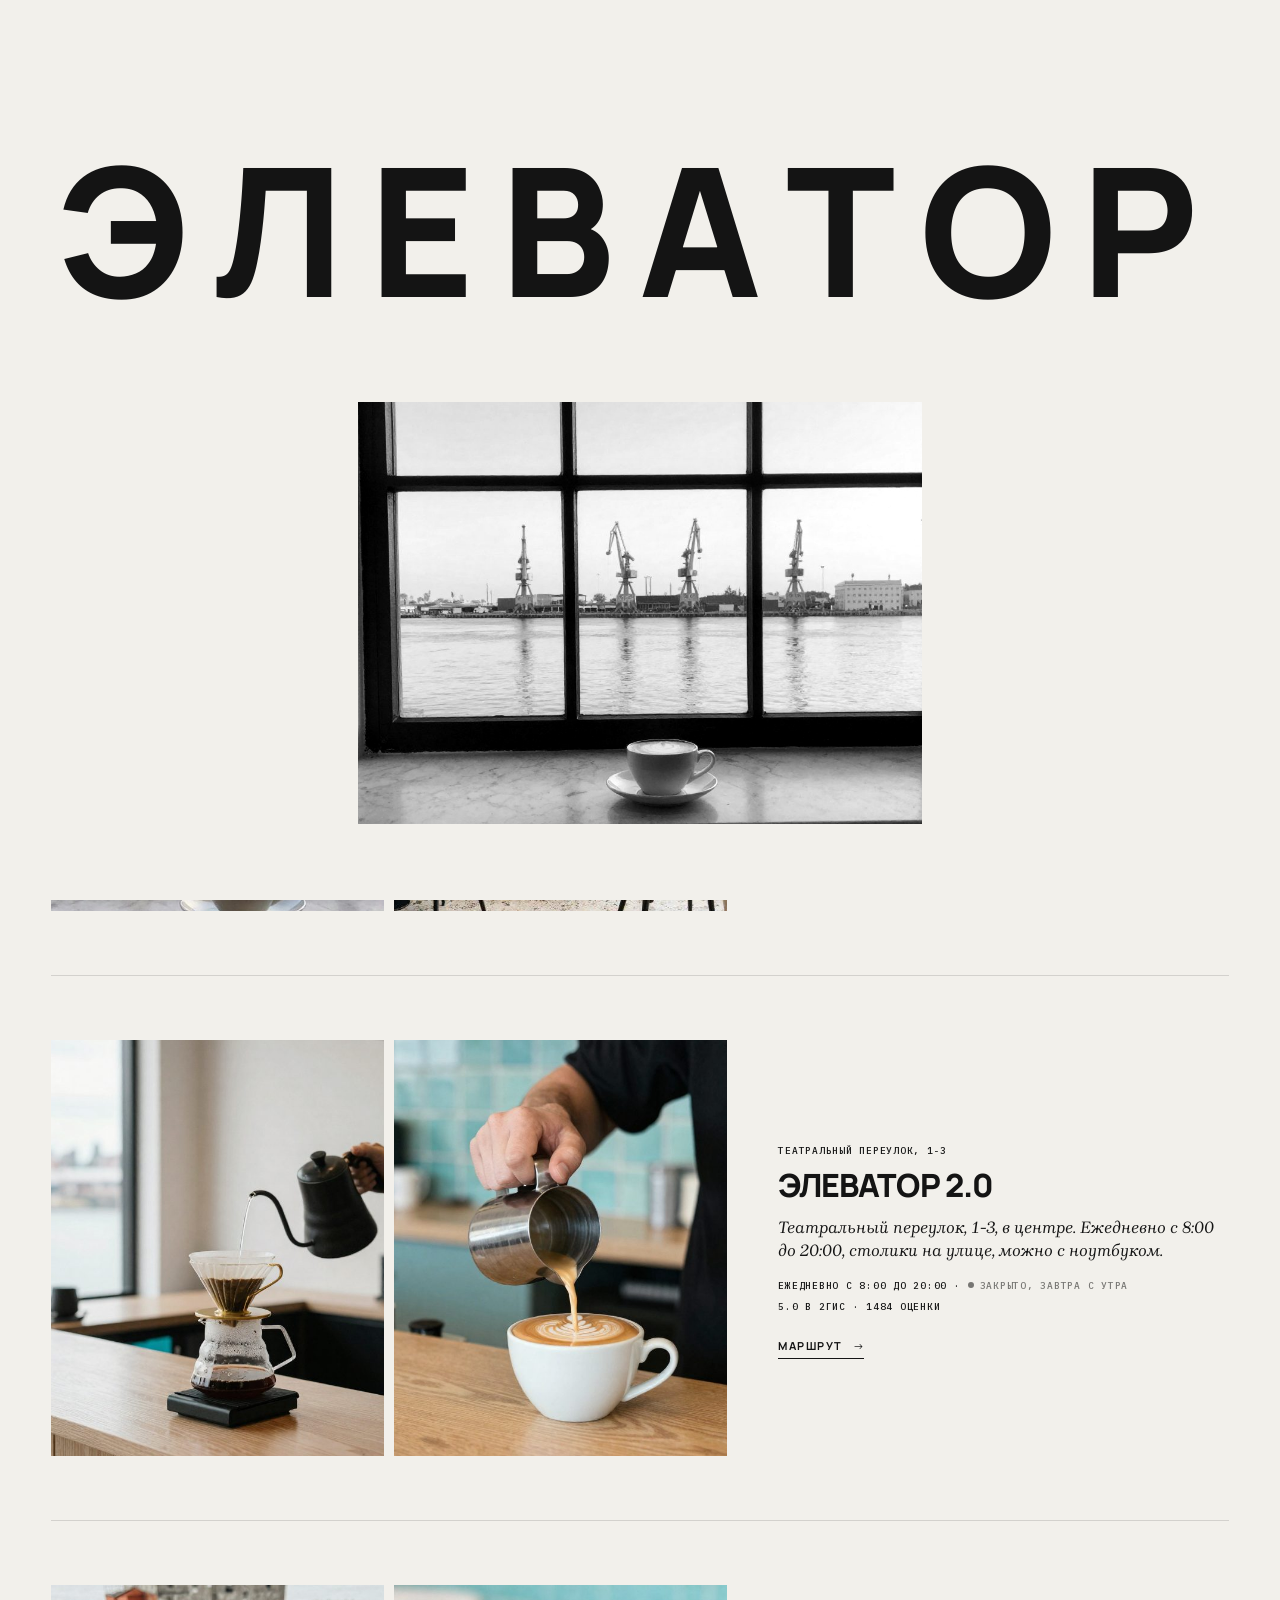
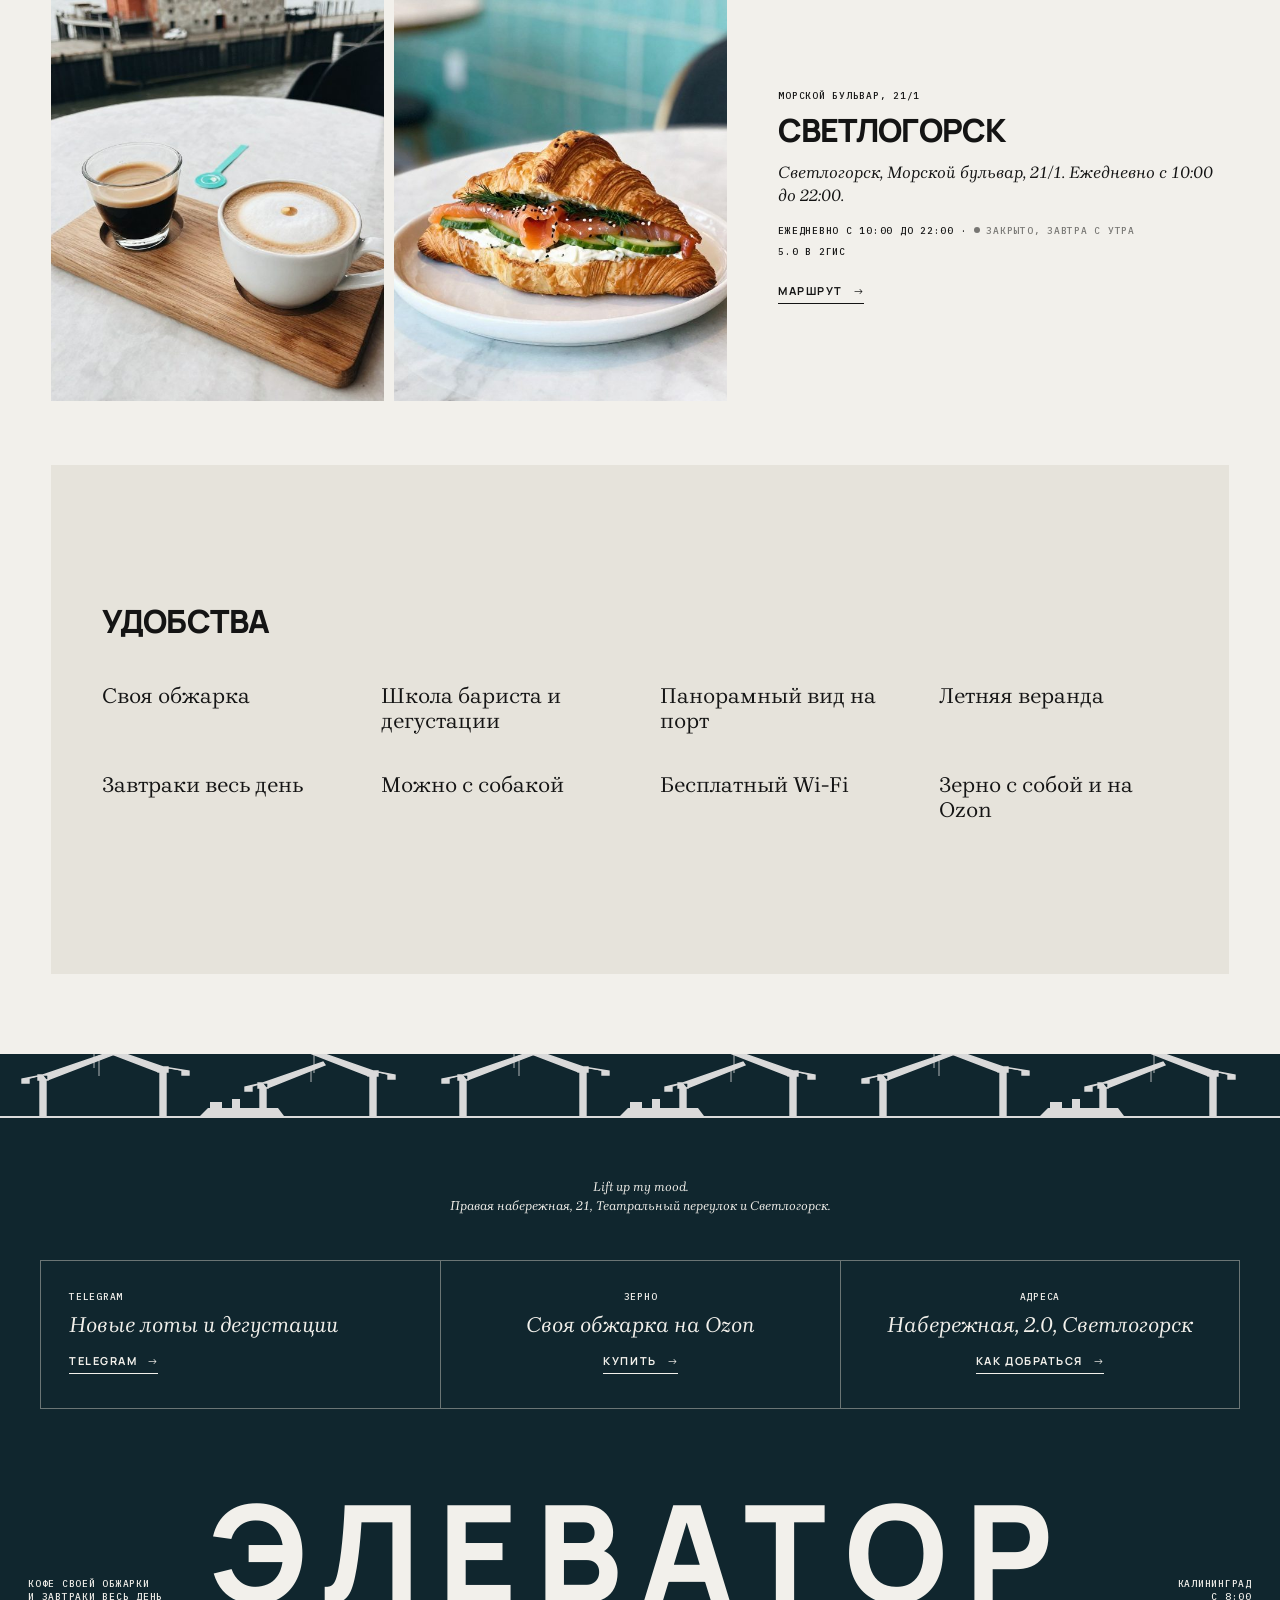
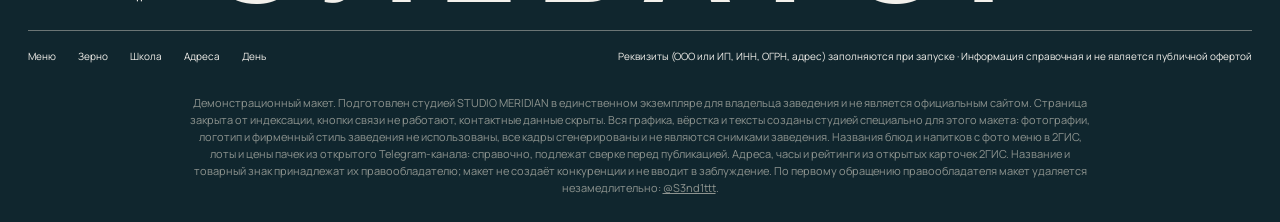
<file: gde/index.html>
<!DOCTYPE html>
<html lang="ru" data-v="1" data-base="../" class="nojs" data-tone="p" data-tz="2">
<head>
<meta charset="UTF-8">
<meta name="viewport" content="width=device-width, initial-scale=1, viewport-fit=cover">
<meta name="robots" content="noindex, nofollow">
<title>Три адреса · Демо-макет сайта · STUDIO MERIDIAN</title>
<meta name="description" content="Кофейни ELEVATOR: Правая набережная, 21, Элеватор 2.0 в Театральном переулке и Светлогорск, Морской бульвар.">
<meta name="theme-color" content="#10262E">
<meta property="og:type" content="website">
<meta property="og:title" content="Демо-макет сайта · STUDIO MERIDIAN">
<meta property="og:description" content="Кофейни ELEVATOR: Правая набережная, 21, Элеватор 2.0 в Театральном переулке и Светлогорск, Морской бульвар.">
<meta property="og:url" content="https://elevator.meridianstud.ru/gde/">
<meta property="og:image" content="https://elevator.meridianstud.ru/img/og.jpg?v=1">
<link rel="icon" href="data:image/svg+xml,%3Csvg xmlns='http://www.w3.org/2000/svg' viewBox='0 0 40 40'%3E%3Crect width='40' height='40' rx='8' fill='%2310262E'/%3E%3Ccircle cx='20' cy='20' r='14' fill='none' stroke='%231E9AA0' stroke-width='2.4'/%3E%3Cpath d='M13 24l7-10 7 10z' fill='%23fff'/%3E%3C/svg%3E">
<link rel="preload" href="../fonts/manrope.woff2" as="font" type="font/woff2" crossorigin>
<link rel="preload" href="../fonts/plexmono-cyrillic.woff2" as="font" type="font/woff2" crossorigin>
<link rel="stylesheet" href="../skin.css?v=3e9a153c">
<link rel="stylesheet" href="../venue.css?v=5d0b3115">
<noscript><style>.curtain{display:none}</style></noscript>
</head>
<body>
<p class="demo-strip">Демо-макет студии MERIDIAN · не является официальным сайтом заведения</p>
<div class="curtain" aria-hidden="true"><p class="wm"><span style="--i:0">э</span><span style="--i:1">л</span><span style="--i:2">е</span><span style="--i:3">в</span><span style="--i:4">а</span><span style="--i:5">т</span><span style="--i:6">о</span><span style="--i:7">р</span></p><div class="pic"><div class="pi"><img src="../img/h-elevator.jpg?v=1" alt="" decoding="async" width="1152" height="768"></div></div></div>
<div class="veil" aria-hidden="true"></div>
<header class="top">
  <nav class="nav" aria-label="Разделы"><a href="../menu/">Меню</a><a href="../#loty">Зерно</a><a href="../#shkola">Школа</a><a href="../gde/" aria-current="page">Адреса</a><a href="../den/">День</a></nav>
  <button class="burger" type="button" aria-expanded="false" aria-controls="menu">Меню</button>
  <a class="logo" href="../" aria-label="Элеватор, на главную"><svg class="lamp" viewBox="0 0 40 40" aria-hidden="true"><circle cx="20" cy="20" r="17" fill="none" stroke="currentColor" stroke-width="2"/><path d="M12 25l8-11 8 11z" fill="currentColor"/></svg><span>элеватор</span></a>
  <div class="right"><span class="now" data-now></span><button type="button" data-hint="Телефон скрыт в демо. В рабочей версии кнопка сразу набирает номер.">Позвонить</button></div>
</header>
<div class="menu" id="menu" hidden><nav aria-label="Меню"><a href="../menu/">Меню</a><a href="../#loty">Зерно</a><a href="../#shkola">Школа</a><a href="../gde/" aria-current="page">Адреса</a><a href="../den/">День</a></nav></div>
<main class="spots-p" data-bg="p">

  <section class="mh"><p class="kick">Калининград и Светлогорск</p><h1 class="cap l rv"><span class="ln"><span>Три</span></span><span class="ln"><span>адреса</span></span></h1></section>
  <article class="spot" id="naberezhnaya">
    <div class="sp2"><figure class="px"><img src="../img/h-elevator.jpg?v=1" alt="Правая набережная, 21" loading="lazy" decoding="async" width="1152" height="768"></figure><figure class="px"><img src="../img/v-hall.jpg?v=1" alt="" loading="lazy" decoding="async" width="1152" height="768"></figure></div>
    <div class="si">
      <p class="k">здание элеватора у порта · Премия 2ГИС, лучшая кофейня 2026</p>
      <h2 class="cap m">Правая набережная, 21</h2>
      <p class="it">Правая набережная, 21, в здании бывшего элеватора. Ежедневно с 8:00 до 20:00, можно с собакой.</p>
      <p class="k">Ежедневно с 8:00 до 20:00 · <span class="st" data-open="8" data-close="20"></span></p>
      <p class="k">5.0 в 2ГИС · 15013 оценок</p>
      <button class="btn" type="button" data-hint="В рабочей версии кнопка откроет маршрут в 2ГИС или Яндекс Картах.">Маршрут</button>
    </div>
  </article>
  <article class="spot" id="teatralny">
    <div class="sp2"><figure class="px"><img src="../img/v-filter.jpg?v=1" alt="Элеватор 2.0" loading="lazy" decoding="async" width="704" height="880"></figure><figure class="px"><img src="../img/v-latte.jpg?v=1" alt="" loading="lazy" decoding="async" width="704" height="880"></figure></div>
    <div class="si">
      <p class="k">Театральный переулок, 1-3</p>
      <h2 class="cap m">Элеватор 2.0</h2>
      <p class="it">Театральный переулок, 1-3, в центре. Ежедневно с 8:00 до 20:00, столики на улице, можно с ноутбуком.</p>
      <p class="k">Ежедневно с 8:00 до 20:00 · <span class="st" data-open="8" data-close="20"></span></p>
      <p class="k">5.0 в 2ГИС · 1484 оценки</p>
      <button class="btn" type="button" data-hint="В рабочей версии кнопка откроет маршрут в 2ГИС или Яндекс Картах.">Маршрут</button>
    </div>
  </article>
  <article class="spot" id="svetlogorsk">
    <div class="sp2"><figure class="px"><img src="../img/v-set.jpg?v=1" alt="Светлогорск" loading="lazy" decoding="async" width="704" height="880"></figure><figure class="px"><img src="../img/v-croissant.jpg?v=1" alt="" loading="lazy" decoding="async" width="704" height="880"></figure></div>
    <div class="si">
      <p class="k">Морской бульвар, 21/1</p>
      <h2 class="cap m">Светлогорск</h2>
      <p class="it">Светлогорск, Морской бульвар, 21/1. Ежедневно с 10:00 до 22:00.</p>
      <p class="k">Ежедневно с 10:00 до 22:00 · <span class="st" data-open="10" data-close="22"></span></p>
      <p class="k">5.0 в 2ГИС</p>
      <button class="btn" type="button" data-hint="В рабочей версии кнопка откроет маршрут в 2ГИС или Яндекс Картах.">Маршрут</button>
    </div>
  </article>
  <section class="gives feats"><h2 class="cap m">Удобства</h2><div class="gv"><div><b>Своя обжарка</b></div><div><b>Школа бариста и дегустации</b></div><div><b>Панорамный вид на порт</b></div><div><b>Летняя веранда</b></div><div><b>Завтраки весь день</b></div><div><b>Можно с собакой</b></div><div><b>Бесплатный Wi-Fi</b></div><div><b>Зерно с собой и на Ozon</b></div></div></section>
</main>
<footer class="foot" data-bg="g">
  <p class="quote">Lift up my mood.<br>Правая набережная, 21, Театральный переулок и Светлогорск.</p>
  <div class="boxes"><div class="box"><p class="k">Telegram</p><p class="it">Новые лоты и дегустации</p><button class="btn" type="button" data-hint="В рабочей версии здесь ваш Telegram-канал.">Telegram</button></div><div class="box"><p class="k">Зерно</p><p class="it">Своя обжарка на Ozon</p><button class="btn" type="button" data-hint="В рабочей версии здесь ваш магазин на Ozon.">Купить</button></div><div class="box"><p class="k">Адреса</p><p class="it">Набережная, 2.0, Светлогорск</p><a class="btn" href="../gde/">Как добраться</a></div></div>
  <div class="sig"><p class="k">Кофе своей обжарки<br>и завтраки весь день</p><p class="wm" aria-hidden="true">элеватор</p><p class="k r">Калининград<br>с 8:00</p></div>
  <div class="fine">
    <span><a href="../menu/">Меню</a><a href="../#loty">Зерно</a><a href="../#shkola">Школа</a><a href="../gde/">Адреса</a><a href="../den/">День</a></span>
    <span>Реквизиты (ООО или ИП, ИНН, ОГРН, адрес) заполняются при запуске · Информация справочная и не является публичной офертой</span>
  </div>
  <p class="note">Демонстрационный макет. Подготовлен студией STUDIO MERIDIAN в единственном экземпляре для владельца заведения и не является официальным сайтом. Страница закрыта от индексации, кнопки связи не работают, контактные данные скрыты. Вся графика, вёрстка и тексты созданы студией специально для этого макета: фотографии, логотип и фирменный стиль заведения не использованы, все кадры сгенерированы и не являются снимками заведения. Названия блюд и напитков с фото меню в 2ГИС, лоты и цены пачек из открытого Telegram-канала: справочно, подлежат сверке перед публикацией. Адреса, часы и рейтинги из открытых карточек 2ГИС. Название и товарный знак принадлежат их правообладателю; макет не создаёт конкуренции и не вводит в заблуждение. По первому обращению правообладателя макет удаляется незамедлительно: <a href="https://t.me/S3nd1ttt" target="_blank" rel="noopener">@S3nd1ttt</a>.</p>
</footer>
<div class="toast" role="status" aria-live="polite" hidden></div>
<a class="mer-badge" href="https://t.me/S3nd1ttt" target="_blank" rel="noopener">MERIDIAN · Демо</a>
<script src="../skin.js?v=77db7cbb"></script>
<script src="../venue.js?v=2461227e"></script>
</body>
</html>
</file>
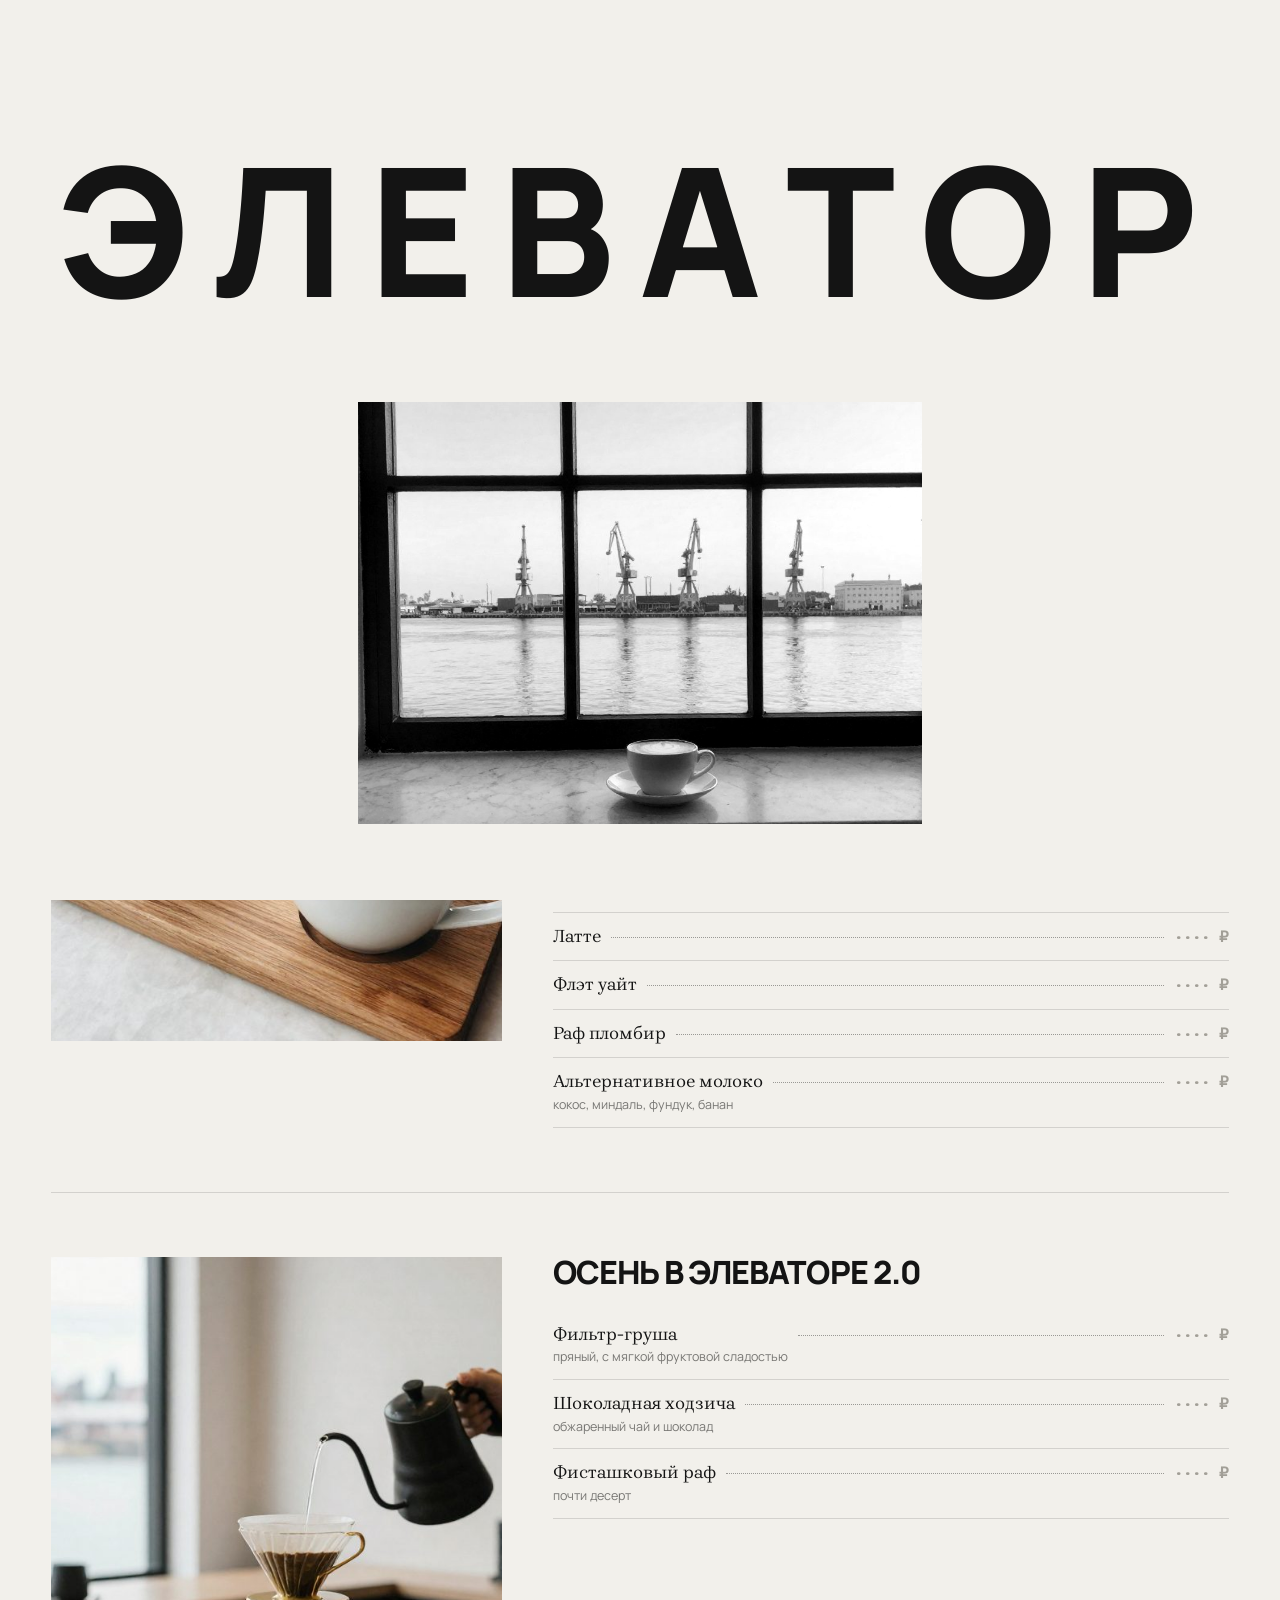
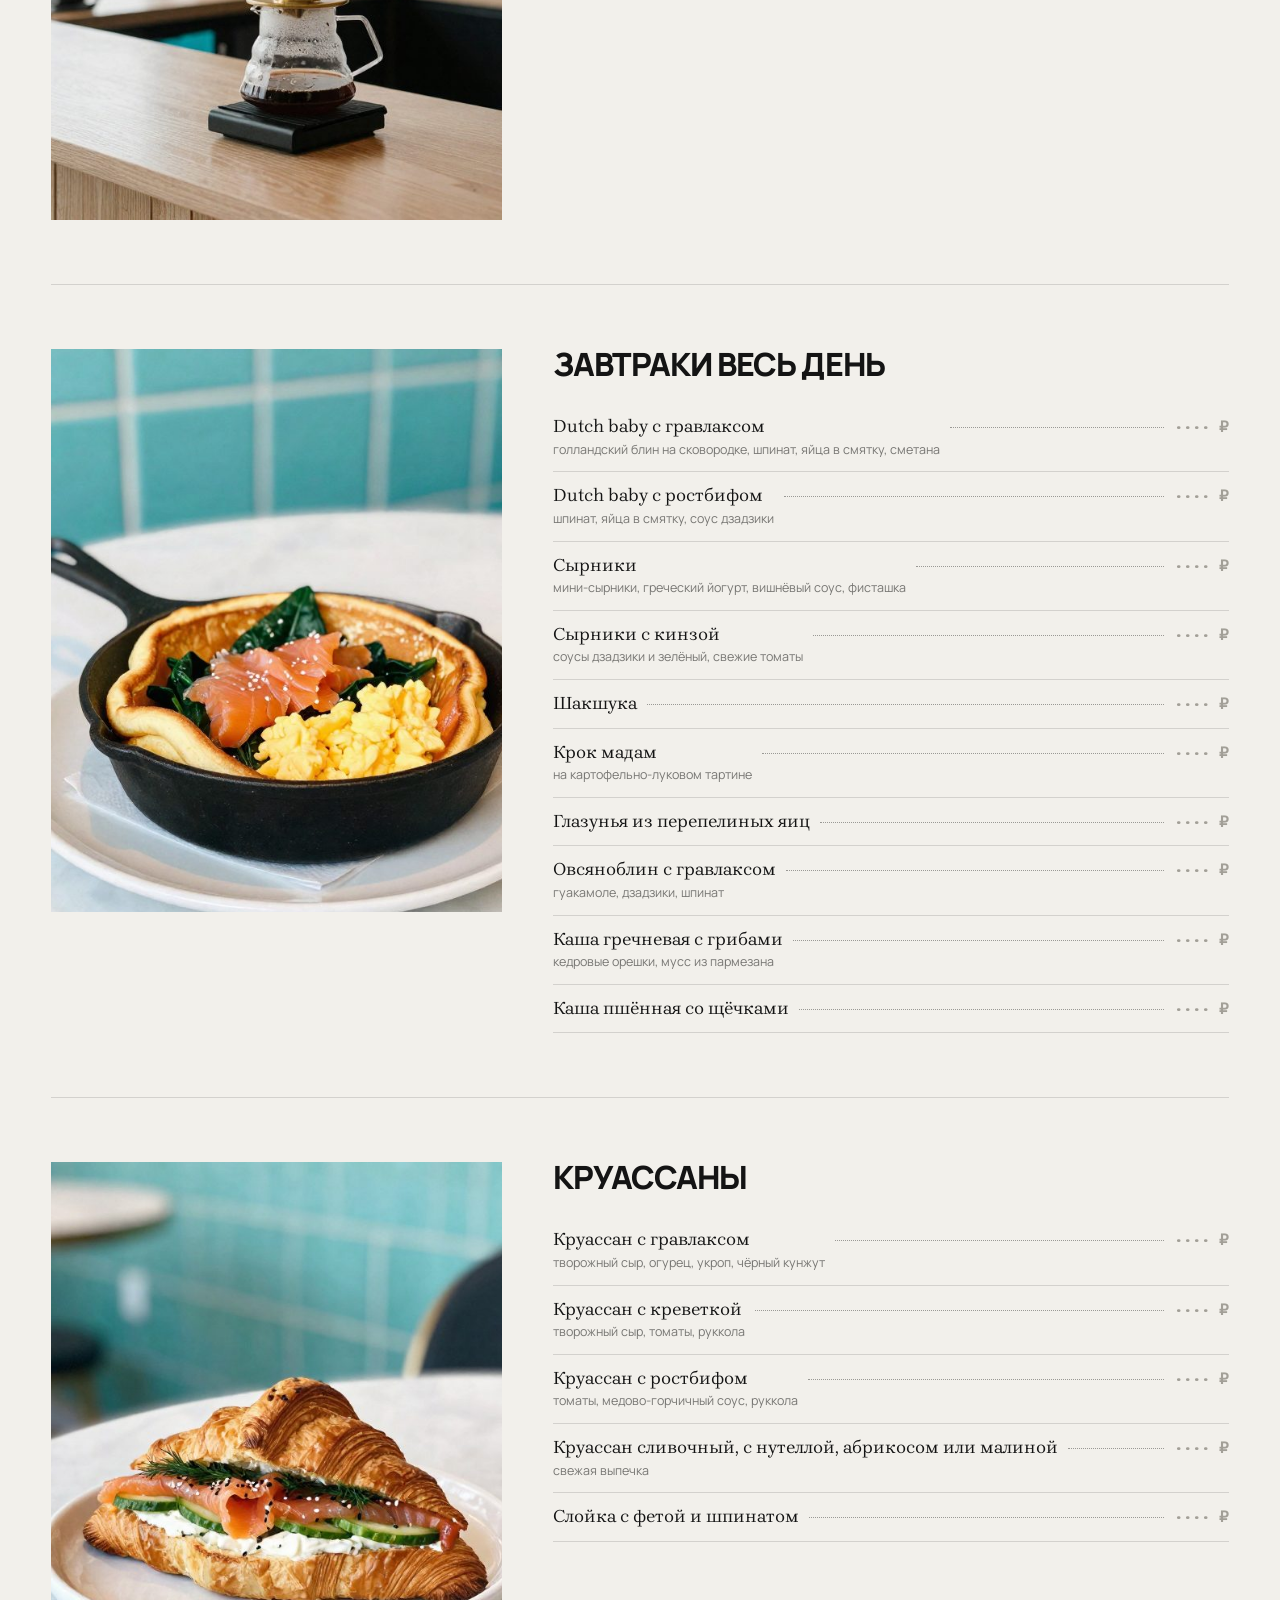
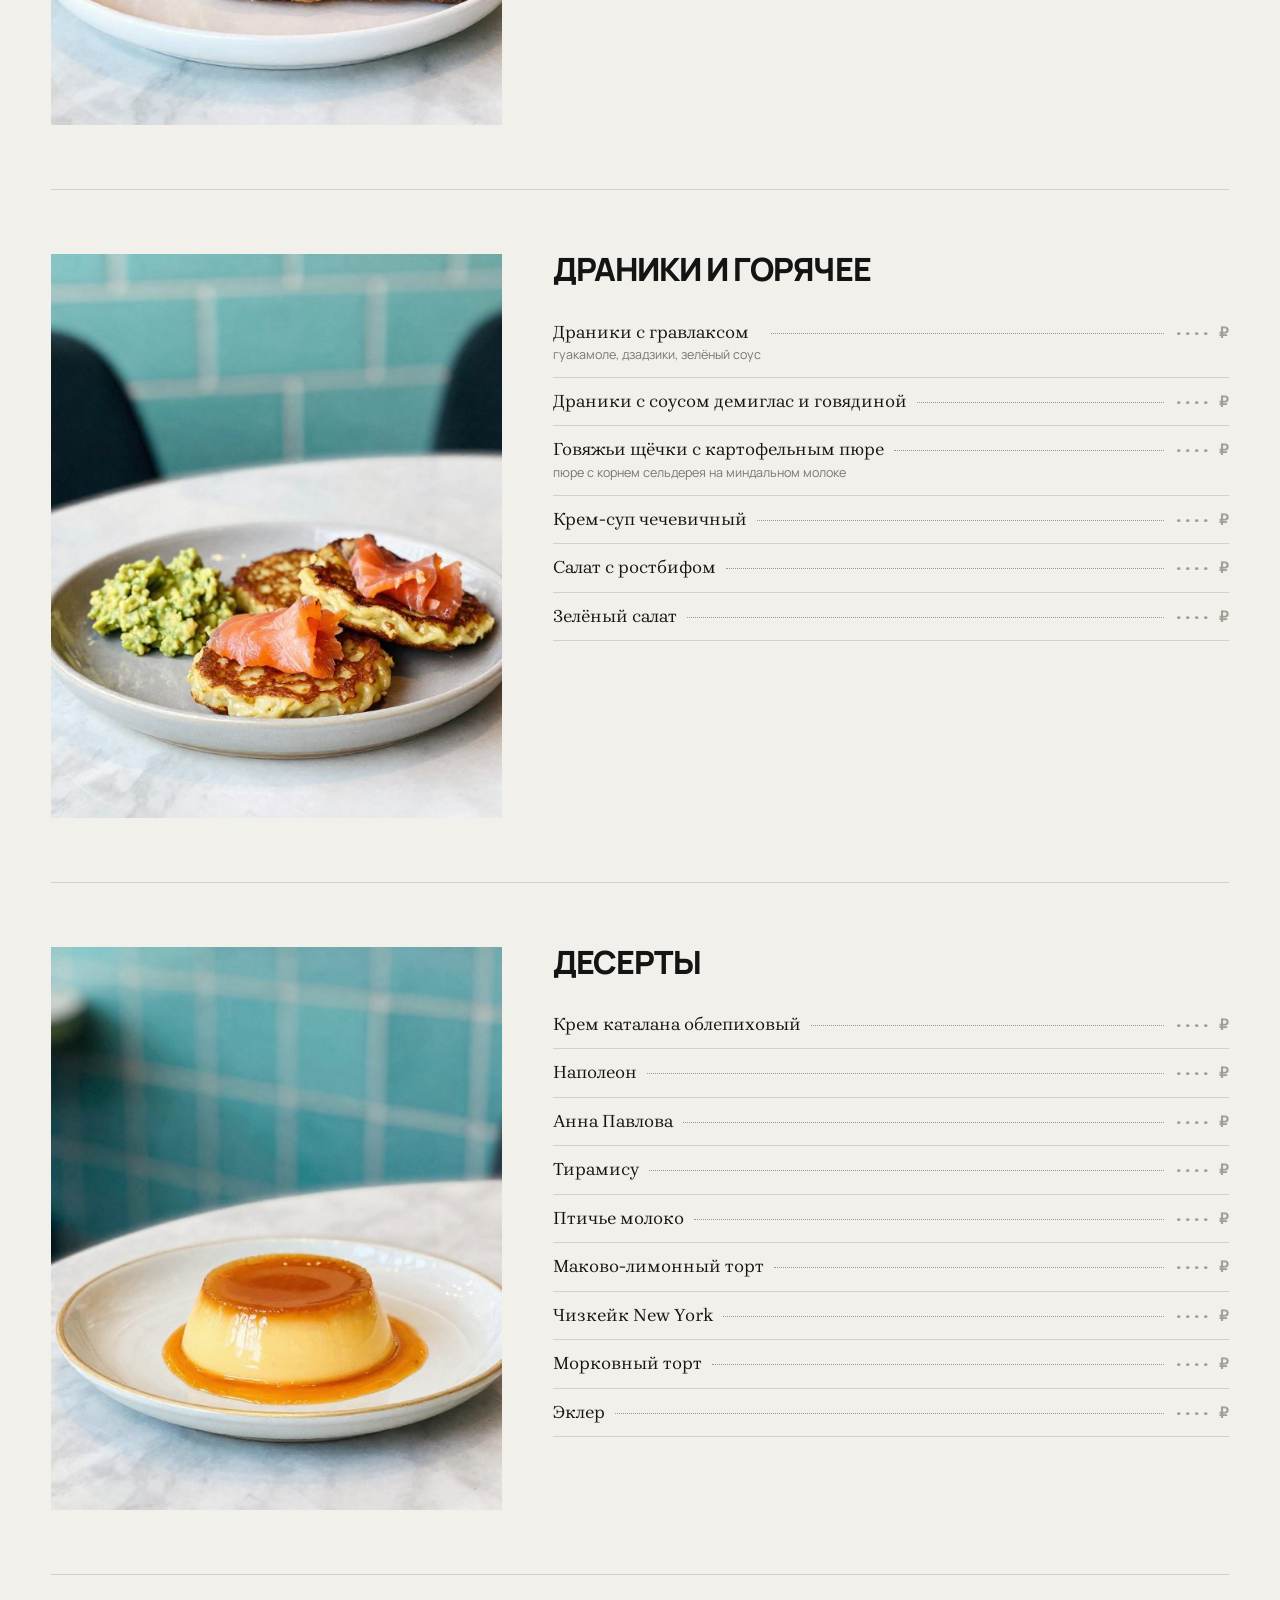
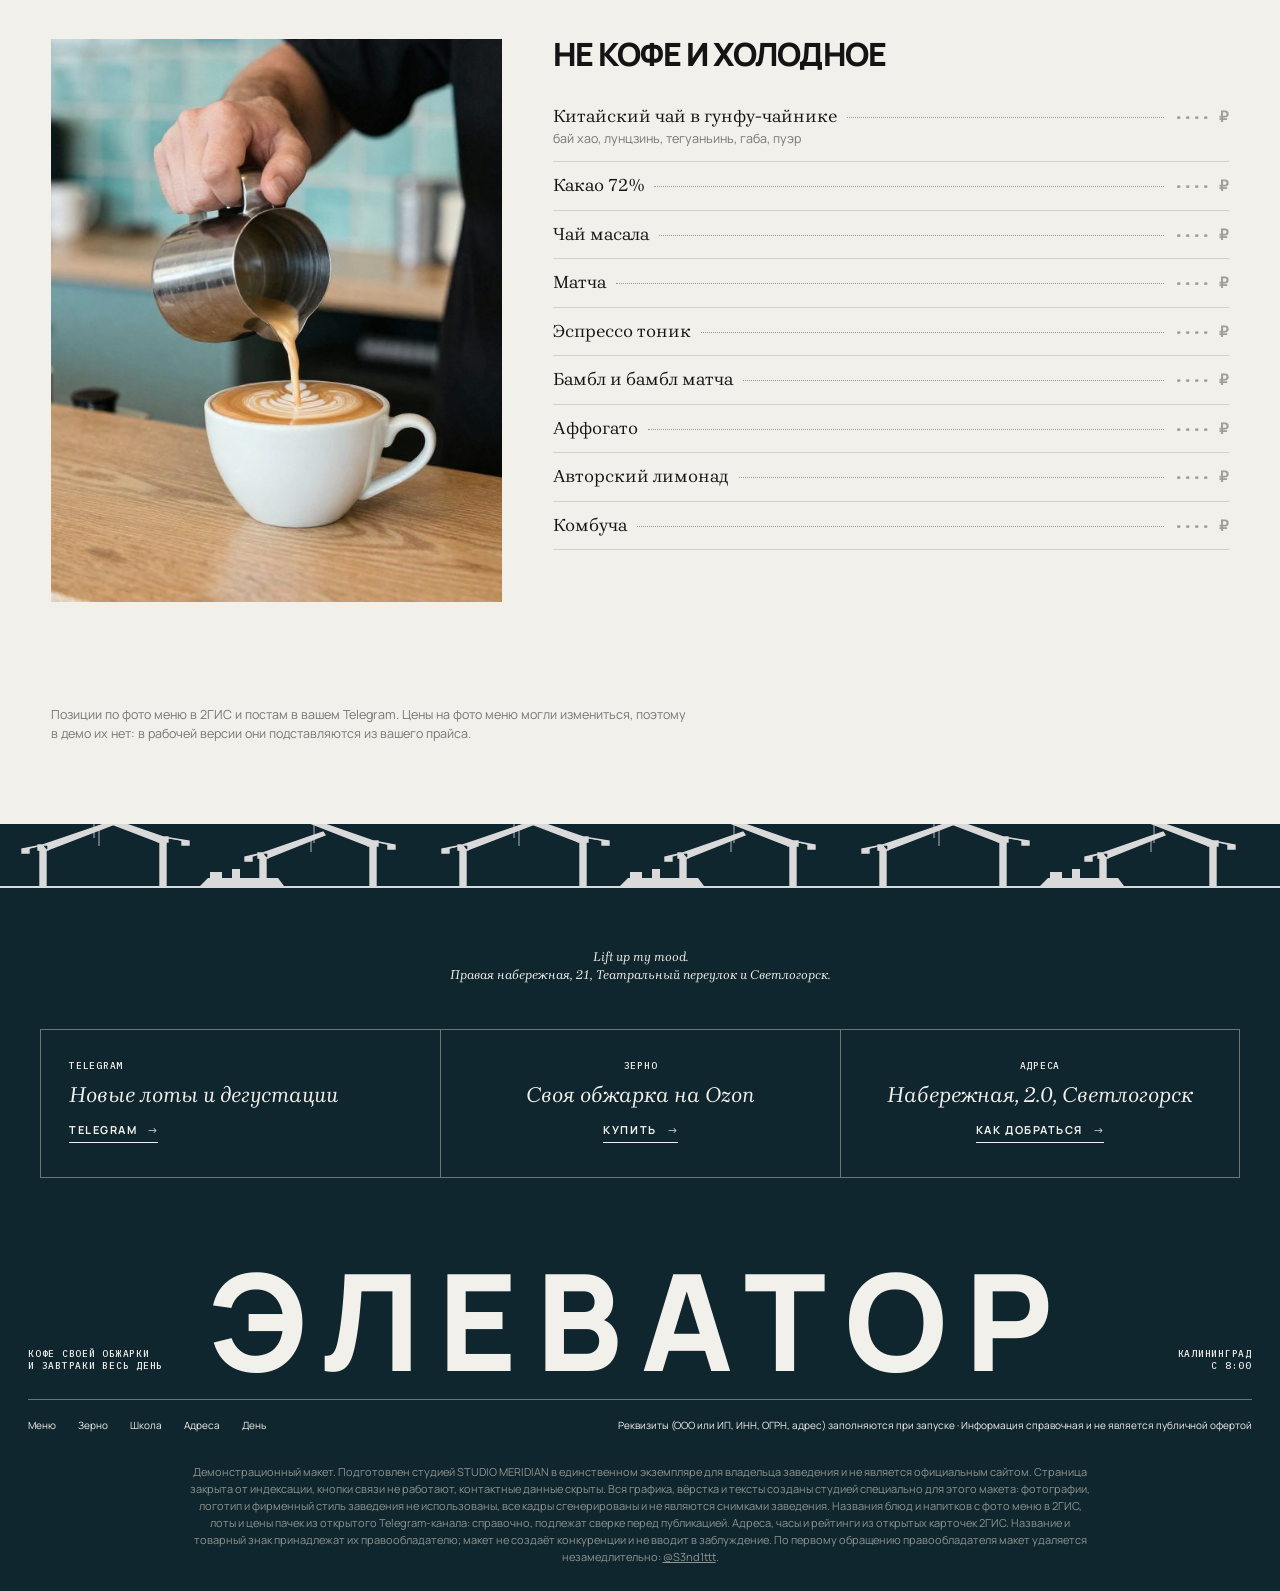
<file: menu/index.html>
<!DOCTYPE html>
<html lang="ru" data-v="1" data-base="../" class="nojs" data-tone="p" data-tz="2">
<head>
<meta charset="UTF-8">
<meta name="viewport" content="width=device-width, initial-scale=1, viewport-fit=cover">
<meta name="robots" content="noindex, nofollow">
<title>Меню · Демо-макет сайта · STUDIO MERIDIAN</title>
<meta name="description" content="Меню кофейни ELEVATOR в Калининграде: кофе своей обжарки, завтраки весь день, круассаны, драники, десерты.">
<meta name="theme-color" content="#10262E">
<meta property="og:type" content="website">
<meta property="og:title" content="Демо-макет сайта · STUDIO MERIDIAN">
<meta property="og:description" content="Меню кофейни ELEVATOR в Калининграде: кофе своей обжарки, завтраки весь день, круассаны, драники, десерты.">
<meta property="og:url" content="https://elevator.meridianstud.ru/menu/">
<meta property="og:image" content="https://elevator.meridianstud.ru/img/og.jpg?v=1">
<link rel="icon" href="data:image/svg+xml,%3Csvg xmlns='http://www.w3.org/2000/svg' viewBox='0 0 40 40'%3E%3Crect width='40' height='40' rx='8' fill='%2310262E'/%3E%3Ccircle cx='20' cy='20' r='14' fill='none' stroke='%231E9AA0' stroke-width='2.4'/%3E%3Cpath d='M13 24l7-10 7 10z' fill='%23fff'/%3E%3C/svg%3E">
<link rel="preload" href="../fonts/manrope.woff2" as="font" type="font/woff2" crossorigin>
<link rel="preload" href="../fonts/plexmono-cyrillic.woff2" as="font" type="font/woff2" crossorigin>
<link rel="stylesheet" href="../skin.css?v=3e9a153c">
<link rel="stylesheet" href="../venue.css?v=5d0b3115">
<noscript><style>.curtain{display:none}</style></noscript>
</head>
<body>
<p class="demo-strip">Демо-макет студии MERIDIAN · не является официальным сайтом заведения</p>
<div class="curtain" aria-hidden="true"><p class="wm"><span style="--i:0">э</span><span style="--i:1">л</span><span style="--i:2">е</span><span style="--i:3">в</span><span style="--i:4">а</span><span style="--i:5">т</span><span style="--i:6">о</span><span style="--i:7">р</span></p><div class="pic"><div class="pi"><img src="../img/h-elevator.jpg?v=1" alt="" decoding="async" width="1152" height="768"></div></div></div>
<div class="veil" aria-hidden="true"></div>
<header class="top">
  <nav class="nav" aria-label="Разделы"><a href="../menu/" aria-current="page">Меню</a><a href="../#loty">Зерно</a><a href="../#shkola">Школа</a><a href="../gde/">Адреса</a><a href="../den/">День</a></nav>
  <button class="burger" type="button" aria-expanded="false" aria-controls="menu">Меню</button>
  <a class="logo" href="../" aria-label="Элеватор, на главную"><svg class="lamp" viewBox="0 0 40 40" aria-hidden="true"><circle cx="20" cy="20" r="17" fill="none" stroke="currentColor" stroke-width="2"/><path d="M12 25l8-11 8 11z" fill="currentColor"/></svg><span>элеватор</span></a>
  <div class="right"><span class="now" data-now></span><button type="button" data-hint="Телефон скрыт в демо. В рабочей версии кнопка сразу набирает номер.">Позвонить</button></div>
</header>
<div class="menu" id="menu" hidden><nav aria-label="Меню"><a href="../menu/" aria-current="page">Меню</a><a href="../#loty">Зерно</a><a href="../#shkola">Школа</a><a href="../gde/">Адреса</a><a href="../den/">День</a></nav></div>
<main class="menu-p" data-bg="p">

  <section class="mh"><p class="kick">Lift up my mood</p><h1 class="cap l rv"><span class="ln"><span>Меню</span></span></h1><nav class="mtabs" aria-label="Разделы меню"><a href="#kofe">Классический кофе</a><a href="#osen">Осень в Элеваторе 2.0</a><a href="#zavtrak">Завтраки весь день</a><a href="#kruassany">Круассаны</a><a href="#goryachee">Драники и горячее</a><a href="#deserty">Десерты</a><a href="#nekofe">Не кофе и холодное</a></nav></section>
  <section class="mcat" id="kofe"><figure class="px"><img src="../img/v-set.jpg?v=1" alt="Классический кофе" loading="lazy" decoding="async" width="704" height="880"></figure><div><h2 class="cap m">Классический кофе</h2><ul class="mlist"><li><span><b>Дегустационный сет № 1</b><small>эспрессо и капучино</small></span><i></i><em>···· ₽</em></li><li><span><b>Дегустационный сет № 2</b><small>эспрессо, капучино и фильтр</small></span><i></i><em>···· ₽</em></li><li><span><b>Эспрессо</b></span><i></i><em>···· ₽</em></li><li><span><b>Фильтр-кофе</b></span><i></i><em>···· ₽</em></li><li><span><b>Аэропресс, V60</b></span><i></i><em>···· ₽</em></li><li><span><b>Воронка Paragon</b></span><i></i><em>···· ₽</em></li><li><span><b>Капучино</b></span><i></i><em>···· ₽</em></li><li><span><b>Латте</b></span><i></i><em>···· ₽</em></li><li><span><b>Флэт уайт</b></span><i></i><em>···· ₽</em></li><li><span><b>Раф пломбир</b></span><i></i><em>···· ₽</em></li><li><span><b>Альтернативное молоко</b><small>кокос, миндаль, фундук, банан</small></span><i></i><em>···· ₽</em></li></ul></div></section>
  <section class="mcat" id="osen"><figure class="px"><img src="../img/v-filter.jpg?v=1" alt="Осень в Элеваторе 2.0" loading="lazy" decoding="async" width="704" height="880"></figure><div><h2 class="cap m">Осень в Элеваторе 2.0</h2><ul class="mlist"><li><span><b>Фильтр-груша</b><small>пряный, с мягкой фруктовой сладостью</small></span><i></i><em>···· ₽</em></li><li><span><b>Шоколадная ходзича</b><small>обжаренный чай и шоколад</small></span><i></i><em>···· ₽</em></li><li><span><b>Фисташковый раф</b><small>почти десерт</small></span><i></i><em>···· ₽</em></li></ul></div></section>
  <section class="mcat" id="zavtrak"><figure class="px"><img src="../img/v-dutch.jpg?v=1" alt="Завтраки весь день" loading="lazy" decoding="async" width="704" height="880"></figure><div><h2 class="cap m">Завтраки весь день</h2><ul class="mlist"><li><span><b>Dutch baby с гравлаксом</b><small>голландский блин на сковородке, шпинат, яйца в смятку, сметана</small></span><i></i><em>···· ₽</em></li><li><span><b>Dutch baby с ростбифом</b><small>шпинат, яйца в смятку, соус дзадзики</small></span><i></i><em>···· ₽</em></li><li><span><b>Сырники</b><small>мини-сырники, греческий йогурт, вишнёвый соус, фисташка</small></span><i></i><em>···· ₽</em></li><li><span><b>Сырники с кинзой</b><small>соусы дзадзики и зелёный, свежие томаты</small></span><i></i><em>···· ₽</em></li><li><span><b>Шакшука</b></span><i></i><em>···· ₽</em></li><li><span><b>Крок мадам</b><small>на картофельно-луковом тартине</small></span><i></i><em>···· ₽</em></li><li><span><b>Глазунья из перепелиных яиц</b></span><i></i><em>···· ₽</em></li><li><span><b>Овсяноблин с гравлаксом</b><small>гуакамоле, дзадзики, шпинат</small></span><i></i><em>···· ₽</em></li><li><span><b>Каша гречневая с грибами</b><small>кедровые орешки, мусс из пармезана</small></span><i></i><em>···· ₽</em></li><li><span><b>Каша пшённая со щёчками</b></span><i></i><em>···· ₽</em></li></ul></div></section>
  <section class="mcat" id="kruassany"><figure class="px"><img src="../img/v-croissant.jpg?v=1" alt="Круассаны" loading="lazy" decoding="async" width="704" height="880"></figure><div><h2 class="cap m">Круассаны</h2><ul class="mlist"><li><span><b>Круассан с гравлаксом</b><small>творожный сыр, огурец, укроп, чёрный кунжут</small></span><i></i><em>···· ₽</em></li><li><span><b>Круассан с креветкой</b><small>творожный сыр, томаты, руккола</small></span><i></i><em>···· ₽</em></li><li><span><b>Круассан с ростбифом</b><small>томаты, медово-горчичный соус, руккола</small></span><i></i><em>···· ₽</em></li><li><span><b>Круассан сливочный, с нутеллой, абрикосом или малиной</b><small>свежая выпечка</small></span><i></i><em>···· ₽</em></li><li><span><b>Слойка с фетой и шпинатом</b></span><i></i><em>···· ₽</em></li></ul></div></section>
  <section class="mcat" id="goryachee"><figure class="px"><img src="../img/v-draniki.jpg?v=1" alt="Драники и горячее" loading="lazy" decoding="async" width="704" height="880"></figure><div><h2 class="cap m">Драники и горячее</h2><ul class="mlist"><li><span><b>Драники с гравлаксом</b><small>гуакамоле, дзадзики, зелёный соус</small></span><i></i><em>···· ₽</em></li><li><span><b>Драники с соусом демиглас и говядиной</b></span><i></i><em>···· ₽</em></li><li><span><b>Говяжьи щёчки с картофельным пюре</b><small>пюре с корнем сельдерея на миндальном молоке</small></span><i></i><em>···· ₽</em></li><li><span><b>Крем-суп чечевичный</b></span><i></i><em>···· ₽</em></li><li><span><b>Салат с ростбифом</b></span><i></i><em>···· ₽</em></li><li><span><b>Зелёный салат</b></span><i></i><em>···· ₽</em></li></ul></div></section>
  <section class="mcat" id="deserty"><figure class="px"><img src="../img/v-catalana.jpg?v=1" alt="Десерты" loading="lazy" decoding="async" width="704" height="880"></figure><div><h2 class="cap m">Десерты</h2><ul class="mlist"><li><span><b>Крем каталана облепиховый</b></span><i></i><em>···· ₽</em></li><li><span><b>Наполеон</b></span><i></i><em>···· ₽</em></li><li><span><b>Анна Павлова</b></span><i></i><em>···· ₽</em></li><li><span><b>Тирамису</b></span><i></i><em>···· ₽</em></li><li><span><b>Птичье молоко</b></span><i></i><em>···· ₽</em></li><li><span><b>Маково-лимонный торт</b></span><i></i><em>···· ₽</em></li><li><span><b>Чизкейк New York</b></span><i></i><em>···· ₽</em></li><li><span><b>Морковный торт</b></span><i></i><em>···· ₽</em></li><li><span><b>Эклер</b></span><i></i><em>···· ₽</em></li></ul></div></section>
  <section class="mcat" id="nekofe"><figure class="px"><img src="../img/v-latte.jpg?v=1" alt="Не кофе и холодное" loading="lazy" decoding="async" width="704" height="880"></figure><div><h2 class="cap m">Не кофе и холодное</h2><ul class="mlist"><li><span><b>Китайский чай в гунфу-чайнике</b><small>бай хао, лунцзинь, тегуаньинь, габа, пуэр</small></span><i></i><em>···· ₽</em></li><li><span><b>Какао 72%</b></span><i></i><em>···· ₽</em></li><li><span><b>Чай масала</b></span><i></i><em>···· ₽</em></li><li><span><b>Матча</b></span><i></i><em>···· ₽</em></li><li><span><b>Эспрессо тоник</b></span><i></i><em>···· ₽</em></li><li><span><b>Бамбл и бамбл матча</b></span><i></i><em>···· ₽</em></li><li><span><b>Аффогато</b></span><i></i><em>···· ₽</em></li><li><span><b>Авторский лимонад</b></span><i></i><em>···· ₽</em></li><li><span><b>Комбуча</b></span><i></i><em>···· ₽</em></li></ul></div></section>
  <p class="mnote">Позиции по фото меню в 2ГИС и постам в вашем Telegram. Цены на фото меню могли измениться, поэтому в демо их нет: в рабочей версии они подставляются из вашего прайса.</p>
</main>
<footer class="foot" data-bg="g">
  <p class="quote">Lift up my mood.<br>Правая набережная, 21, Театральный переулок и Светлогорск.</p>
  <div class="boxes"><div class="box"><p class="k">Telegram</p><p class="it">Новые лоты и дегустации</p><button class="btn" type="button" data-hint="В рабочей версии здесь ваш Telegram-канал.">Telegram</button></div><div class="box"><p class="k">Зерно</p><p class="it">Своя обжарка на Ozon</p><button class="btn" type="button" data-hint="В рабочей версии здесь ваш магазин на Ozon.">Купить</button></div><div class="box"><p class="k">Адреса</p><p class="it">Набережная, 2.0, Светлогорск</p><a class="btn" href="../gde/">Как добраться</a></div></div>
  <div class="sig"><p class="k">Кофе своей обжарки<br>и завтраки весь день</p><p class="wm" aria-hidden="true">элеватор</p><p class="k r">Калининград<br>с 8:00</p></div>
  <div class="fine">
    <span><a href="../menu/">Меню</a><a href="../#loty">Зерно</a><a href="../#shkola">Школа</a><a href="../gde/">Адреса</a><a href="../den/">День</a></span>
    <span>Реквизиты (ООО или ИП, ИНН, ОГРН, адрес) заполняются при запуске · Информация справочная и не является публичной офертой</span>
  </div>
  <p class="note">Демонстрационный макет. Подготовлен студией STUDIO MERIDIAN в единственном экземпляре для владельца заведения и не является официальным сайтом. Страница закрыта от индексации, кнопки связи не работают, контактные данные скрыты. Вся графика, вёрстка и тексты созданы студией специально для этого макета: фотографии, логотип и фирменный стиль заведения не использованы, все кадры сгенерированы и не являются снимками заведения. Названия блюд и напитков с фото меню в 2ГИС, лоты и цены пачек из открытого Telegram-канала: справочно, подлежат сверке перед публикацией. Адреса, часы и рейтинги из открытых карточек 2ГИС. Название и товарный знак принадлежат их правообладателю; макет не создаёт конкуренции и не вводит в заблуждение. По первому обращению правообладателя макет удаляется незамедлительно: <a href="https://t.me/S3nd1ttt" target="_blank" rel="noopener">@S3nd1ttt</a>.</p>
</footer>
<div class="toast" role="status" aria-live="polite" hidden></div>
<a class="mer-badge" href="https://t.me/S3nd1ttt" target="_blank" rel="noopener">MERIDIAN · Демо</a>
<script src="../skin.js?v=77db7cbb"></script>
<script src="../venue.js?v=2461227e"></script>
</body>
</html>
</file>
<file: skin.css>
/* DEMOKIT, кожа MAISON: каркас MAISON CAFÉ (шрифты Manrope и Brygada 1918, SIL OFL) для демо реальным заведениям.
   Палитра и шрифты в переменных :root, заведение переопределяет их в своём venue.css. Фон меняется по разделам data-bg. */
@font-face{font-family:'MSans';src:url(fonts/manrope.woff2) format('woff2');font-weight:400 800;font-display:swap}
@font-face{font-family:'MSerif';src:url(fonts/brygada.woff2) format('woff2');font-weight:400 700;font-style:normal;font-display:swap}
@font-face{font-family:'MSerif';src:url(fonts/brygada-italic.woff2) format('woff2');font-weight:400 700;font-style:italic;font-display:swap}

:root{
  --gr:#1E1E1C;--gr2:#282826;--pa:#F1EEE7;--li:#E2DBCC;--kr:#D3BE98;--ink:#171716;--cream:#E9E3D6;--brass:#D9B26F;--acc:var(--brass);--disp:var(--sans);
  --sans:'MSans',system-ui,sans-serif;--serif:'MSerif',Georgia,serif;
  --ease:cubic-bezier(.2,.8,.2,1);--eio:cubic-bezier(.77,0,.175,1);--eo:cubic-bezier(.25,.46,.45,.94);--hd:64px;
}
html{--bg:var(--gr);--fg:var(--cream);--mut:rgba(233,227,214,.58);--line:rgba(233,227,214,.16);--line2:rgba(233,227,214,.42);--tile:#4A5A4F}
html[data-tone=p]{--bg:var(--pa);--fg:var(--ink);--mut:rgba(23,23,22,.56);--line:rgba(23,23,22,.14);--line2:rgba(23,23,22,.4);--tile:#8E8982}
html[data-tone=l]{--bg:var(--li);--fg:var(--ink);--mut:rgba(23,23,22,.56);--line:rgba(23,23,22,.15);--line2:rgba(23,23,22,.4);--tile:#8E8982}
html[data-tone=k]{--bg:var(--kr);--fg:var(--ink);--mut:rgba(23,23,22,.6);--line:rgba(23,23,22,.18);--line2:rgba(23,23,22,.45);--tile:#8E8475}
html.en .ru,html:not(.en) .en{display:none}
*,*::before,*::after{box-sizing:border-box}
html,body{overflow-x:clip}
body{margin:0;background:var(--bg);color:var(--fg);font:400 15px/1.5 var(--sans);-webkit-font-smoothing:antialiased;transition:background-color .8s var(--ease),color .8s var(--ease)}
img,video{display:block;max-width:100%;height:auto}
a{color:inherit;text-decoration:none}
button,input{font:inherit;color:inherit}
button{background:none;border:0;padding:0;cursor:pointer}
figure{margin:0}
p{margin:0}
h1{margin:0;font:inherit}
.vh{position:absolute;width:1px;height:1px;overflow:hidden;clip:rect(0 0 0 0);white-space:nowrap}
:focus-visible{outline:1px solid currentColor;outline-offset:3px}

/* ── шрифтовые роли ── */
.cap{font:800 18px/.88 var(--disp);text-transform:uppercase;letter-spacing:-.035em;margin:0}
.cap.xl{font-size:clamp(56px,8.6vw,136px)}
.cap.l{font-size:clamp(40px,5.2vw,82px)}
.cap.m{font-size:clamp(24px,2.5vw,38px);line-height:.94;letter-spacing:-.03em}
.cap.s{font-size:15px;line-height:1.05;letter-spacing:-.01em}
.cap.s2{font-size:clamp(22px,2vw,28px);line-height:.95;letter-spacing:-.02em}
.kick{font:400 20px/1.2 var(--serif);margin-bottom:14px;letter-spacing:-.01em}
.lead{font-size:14px;line-height:1.5;margin-top:28px}
.k{font:700 9.5px/1.35 var(--sans);text-transform:uppercase;letter-spacing:.08em}
.btn{display:inline-block;border:1px solid var(--line2);padding:11px 28px;font:600 9.5px/1 var(--sans);text-transform:uppercase;letter-spacing:.12em;transition:background .3s,color .3s,border-color .3s}
.btn:hover{background:var(--fg);color:var(--bg);border-color:var(--fg)}

/* ── проявление заголовков по строкам (маска) и мягкое появление ── */
.ln{display:block;overflow:hidden;padding-bottom:.13em;margin-bottom:-.13em}
.ln>span{display:block;transform:translateY(108%);transition:transform 1.1s var(--ease)}
.ln:nth-child(2)>span{transition-delay:.09s}.ln:nth-child(3)>span{transition-delay:.18s}
.rv.in .ln>span{transform:none}
.rv-f{opacity:0;transform:translateY(16px);transition:opacity 1s var(--ease) .25s,transform 1s var(--ease) .25s}
.rv-f.in{opacity:1;transform:none}
html.nojs .ln>span,html.nojs .rv-f{transform:none;opacity:1}

/* ── шторка-загрузчик: знак, снизу поднимается кадр, потом шторка уходит вверх ── */
.curtain{position:fixed;inset:0;z-index:200;background:var(--pa);color:var(--ink);display:flex;flex-direction:column;align-items:center;justify-content:center;overflow:hidden;transition:transform 1.1s var(--eio)}
.curtain .wm{font:500 clamp(84px,14vw,230px)/.86 var(--serif);letter-spacing:-.045em;position:relative;z-index:2;overflow:hidden;padding:0 .04em .12em;white-space:nowrap}
.curtain .wm span{display:inline-block;transform:translateY(110%);transition:transform 1.25s var(--eio) calc(var(--i) * 45ms)}
.curtain .pic{width:min(44vw,620px);aspect-ratio:4/3;overflow:hidden;margin-top:-.1em;transform:translateY(80vh);transition:transform 1.6s var(--eio) .2s}
.curtain .pi{width:100%;height:100%;transform:translateY(-10%) scale(1.1);transition:transform 1.6s var(--eio) .2s}
.curtain .pic img{width:100%;height:100%;object-fit:cover;filter:grayscale(1) contrast(1.05)}
html.c1 .curtain .wm span{transform:none}
html.c1 .curtain .pic{transform:translateY(18%)}
html.c1 .curtain .pi{transform:translateY(0) scale(1.1)}
html.c2 .curtain{transform:translateY(-100%)}
html.c2 .curtain .pi{transform:translateY(40%) scale(1.2)}
html.quick .curtain{background:var(--gr);color:var(--cream);transition-duration:.8s}
html.quick .curtain .pic{display:none}
html.quick .curtain .wm span{transition-duration:.7s;transition-delay:calc(var(--i) * 18ms)}
html.c3 .curtain{display:none}
/* шторка между страницами: графит опускается сверху, новая страница открывается из-под неё */
.veil{position:fixed;inset:0;z-index:190;background:var(--gr);transform:translateY(-100%);transition:transform .75s var(--eio);pointer-events:none}
html.leaving .veil{transform:none}

/* ── шапка ── */
.top{position:sticky;top:0;z-index:50;height:var(--hd);display:grid;grid-template-columns:1fr auto 1fr;align-items:center;padding:0 28px;background:var(--bg);border-bottom:1px solid var(--line);transition:background-color .8s var(--ease),transform .5s cubic-bezier(.455,.03,.515,.955)}
html.hd-up .top{transform:translateY(-101%)}
.nav{display:flex;gap:22px;font-size:11.5px}
.nav a{position:relative;padding:4px 0}
.nav a::after{content:'';position:absolute;left:50%;bottom:-3px;height:1px;width:0;background:currentColor;transform:translateX(-50%);transition:width .5s cubic-bezier(.455,.03,.515,.955)}
.nav a:hover::after{width:100%}
.nav a[aria-current]::after{width:14px}
.nav a[aria-current]:hover::after{width:100%}
.logo{font:500 33px/1 var(--serif);letter-spacing:-.035em;white-space:nowrap}
.right{display:flex;justify-content:flex-end;align-items:center;gap:18px;font-size:11.5px;white-space:nowrap}
.langs{display:flex;gap:9px}
.langs button{color:var(--mut)}
.langs button[aria-pressed=true]{color:var(--fg)}
.burger{display:none;font-size:11.5px;justify-self:start}
.menu{position:fixed;inset:var(--hd) 0 0;z-index:49;background:var(--bg);padding:30px 24px}
.menu nav{display:flex;flex-direction:column;gap:6px}
.menu a{font:800 34px/1.05 var(--sans);text-transform:uppercase;letter-spacing:-.03em}

/* ── первый экран ── */
.hero{min-height:calc(100svh - var(--hd));display:flex;flex-direction:column;align-items:center;justify-content:center;text-align:center;padding:60px 24px 90px}
.hero .lead{max-width:520px}
.hero .btn{margin-top:30px}
.hbtns{display:flex;flex-wrap:wrap;justify-content:center;gap:10px}.hbtns .btn{margin:30px 0 0 !important}

/* ── пара видео: растёт по прокрутке ── */
.duo{height:190vh;--k:0}
.duo .stick{position:sticky;top:var(--hd);height:calc(100svh - var(--hd));display:grid;place-items:center}
.duo .pair{display:grid;grid-template-columns:1fr 1fr;width:calc(54vw + 36vw * var(--k));max-width:calc((100svh - var(--hd) - 60px) * 1.7)}
.duo figure{aspect-ratio:5/6;overflow:hidden;background:var(--gr2)}
.duo img,.duo video{width:100%;height:100%;object-fit:cover}

/* ── линейки и сетка пачек ── */
.ranges{padding:130px 24px 120px;text-align:center}
.grid{display:grid;grid-template-columns:repeat(3,1fr);gap:22px;max-width:1260px;margin:56px auto 50px;text-align:left}
.card{display:block}
.card .ph{position:relative;display:block;aspect-ratio:4/5;overflow:hidden;background:var(--tile)}
.card .ph img{position:absolute;inset:0;width:100%;height:100%;object-fit:cover;transition:opacity .6s var(--ease),transform 1.2s var(--ease)}
.card .ph .alt{opacity:0}
.card:hover .ph .alt{opacity:1}
.card:hover .ph img{transform:scale(1.025)}
.card .meta{display:grid;grid-template-columns:1fr auto;gap:2px 12px;padding:14px 0 6px}
.card .meta b{font:800 12.5px/1.2 var(--sans);text-transform:uppercase;letter-spacing:-.01em}
.card .meta .pr{position:relative;font-size:10.5px;padding-bottom:2px;align-self:start}
.card .meta .pr::after{content:'';position:absolute;left:0;right:0;bottom:0;height:1px;background:currentColor;transform:scaleX(0);transform-origin:left;transition:transform .5s cubic-bezier(.455,.03,.515,.955)}
.card:hover .meta .pr::after{transform:scaleX(1)}
.card .meta small{grid-column:1/-1;font-size:11px;color:var(--mut)}
.card[hidden]{display:none}
.tabs{display:flex;flex-wrap:wrap;justify-content:center;gap:8px;margin-top:36px}
.tabs button{border:1px solid var(--line);padding:9px 16px;font:600 9.5px/1 var(--sans);text-transform:uppercase;letter-spacing:.1em}
.tabs button[aria-pressed=true]{background:var(--fg);color:var(--bg);border-color:var(--fg)}
.shop .grid{margin-top:40px}
.banner{padding:140px 24px;text-align:center}
.banner .lead{max-width:460px;margin:26px auto 0}

/* ── парящий коллаж ── */
.collage{position:relative;padding:40px 0 120px}
.fl{position:relative;height:150vh;max-width:1400px;margin:0 auto}
.fl figure{position:absolute;overflow:hidden;background:var(--gr2);will-change:transform}
.fl img{width:100%;height:100%;object-fit:cover}
.fl .c0{left:50%;top:6vh;width:min(36vw,520px);aspect-ratio:3/4;margin-left:calc(min(36vw,520px) / -2);z-index:1}
.fl .c1{left:12%;top:26vh;width:11vw;aspect-ratio:4/5;z-index:2}
.fl .c2{right:13%;top:12vh;width:10vw;aspect-ratio:3/4}
.fl .c3{left:23%;top:96vh;width:10vw;aspect-ratio:1;z-index:2}
.fl .c4{right:22%;top:104vh;width:11vw;aspect-ratio:1;z-index:2}
.fl .c5{left:6%;top:70vh;width:9vw;aspect-ratio:1}
.collage .say{text-align:center;padding:0 24px;margin-top:-8vh;position:relative;z-index:3}
.collage .say .btn{margin-top:30px}

/* ── обжарка во всю ширину ── */
.roast .wide{height:100svh;overflow:hidden;background:var(--gr2)}
.roast .wide img,.roast .wide video{width:100%;height:100%;object-fit:cover;transform:scale(var(--z,1.12));will-change:transform}

/* ── кофейни на главной ── */
.stores{padding:120px 24px 110px;text-align:center}
.rows{max-width:1400px;margin:44px auto 40px;border-top:1px solid var(--line);text-align:left}
.ex{border-bottom:1px solid var(--line);transition:background .4s}
.ex.open{background:rgba(255,255,255,.05)}
.row{display:grid;grid-template-columns:auto 1fr auto;align-items:baseline;gap:16px;width:100%;text-align:left;padding:22px 18px 18px;transition:padding .5s var(--ease)}
.row b{font:800 clamp(24px,3.6vw,54px)/.95 var(--sans);letter-spacing:-.035em;text-transform:uppercase}
.row .ad{font:400 clamp(13px,1.5vw,22px)/1.2 var(--serif);color:var(--mut)}
.row .more{display:flex;align-items:center;gap:10px;font:600 9px/1 var(--sans);text-transform:uppercase;letter-spacing:.1em;opacity:.55;transition:opacity .3s}
.row .more svg{width:22px;height:22px;border-radius:50%;transition:transform .5s var(--ease),background .5s,color .5s}
.row:hover{padding-left:28px}
.row:hover .more,.ex.open .more{opacity:1}
.row:hover .more svg{background:var(--fg);color:var(--bg)}
.ex.open .more svg{transform:rotate(45deg)}
.exb{display:grid;grid-template-rows:0fr;transition:grid-template-rows .9s cubic-bezier(.645,.045,.355,1)}
.ex.open .exb{grid-template-rows:1fr}
.exi{overflow:hidden}
.drag{display:flex;gap:16px;overflow-x:auto;scrollbar-width:none;padding:6px 18px 40px;cursor:grab;user-select:none;-webkit-user-select:none}
.drag::-webkit-scrollbar{display:none}
.drag.grabbing{cursor:grabbing}
.drag figure{flex:0 0 min(22vw,300px);aspect-ratio:2/3;overflow:hidden;background:var(--gr2)}
.drag img{width:100%;height:100%;object-fit:cover;pointer-events:none}
.drag .info{flex:0 0 260px;display:flex;flex-direction:column;justify-content:flex-end;gap:14px;padding:0 10px}
.drag .info .it{font:italic 400 22px/1.2 var(--serif)}
.drag .info .k{color:var(--mut)}
.drag .info .btn{align-self:flex-start}

/* ── плейлист: курсивная бегущая строка, обложка у курсора ── */
.playlist{padding:110px 0 120px;text-align:center;position:relative}
.mqs{margin:40px 0 44px}
.mq{overflow:hidden;white-space:nowrap}
.mqi{display:inline-block;font:italic 400 max(36px,5.4vw)/1.2 var(--serif);letter-spacing:-.02em;animation:mq 90s linear infinite}
.mq.rev .mqi{animation-direction:reverse;animation-duration:110s}
.mqs:hover .mqi{animation-play-state:paused}
.tr{padding:0 .12em;transition:color .3s}
.mqs:hover .tr{color:var(--mut)}
.mqs .tr:hover{color:var(--fg)}
@keyframes mq{to{transform:translateX(-50%)}}
.cover{position:fixed;left:0;top:0;width:200px;aspect-ratio:1;pointer-events:none;z-index:40;opacity:0;transform:translate(-50%,-50%) scale(.85);transition:opacity .25s,transform .35s var(--ease)}
.cover.on{opacity:1;transform:translate(-50%,-50%) scale(1)}
.cover img{width:100%;height:100%;object-fit:cover;box-shadow:0 18px 40px rgba(0,0,0,.35)}
.pl-note{margin-top:14px;font-size:12px;color:var(--mut)}

/* ── подвал ── */
.foot{background:var(--gr);color:var(--cream);--mut:rgba(233,227,214,.58);--line:rgba(233,227,214,.16);--line2:rgba(233,227,214,.42);padding:100px 28px 26px}
.foot .quote{text-align:center;font-size:13px;line-height:1.45}
.boxes{display:grid;grid-template-columns:repeat(3,1fr);max-width:1200px;margin:44px auto 90px;border:1px solid var(--line2)}
.box{padding:30px 28px 34px;display:flex;flex-direction:column;align-items:center;text-align:center;gap:10px}
.box+.box{border-left:1px solid var(--line2)}
.box:first-child{align-items:flex-start;text-align:left}
.box .it{font:italic 400 22px/1.15 var(--serif);margin-bottom:6px}
.mail{display:flex;width:min(260px,100%);border-bottom:1px solid var(--line2)}
.mail input{flex:1;min-width:0;background:none;border:0;padding:8px 0;font-size:12px;outline:0}
.mail input::placeholder{color:var(--mut)}
.mail button{padding:0 4px}
.said{font-size:11px;color:var(--mut)}
.foot .btn:hover{background:var(--cream);color:var(--gr);border-color:var(--cream)}
.sig{display:grid;grid-template-columns:1fr auto 1fr;align-items:end;max-width:1400px;margin:0 auto;padding-bottom:26px;border-bottom:1px solid var(--line2)}
.sig .wm{font:500 clamp(70px,10.5vw,168px)/.78 var(--serif);letter-spacing:-.05em;white-space:nowrap}
.sig .r{text-align:right}
.fine{display:flex;justify-content:space-between;gap:20px;flex-wrap:wrap;max-width:1400px;margin:18px auto 0;font-size:10px}
.fine span:first-child{display:flex;gap:22px}
.fine a:hover{text-decoration:underline}
.foot .note{max-width:1400px;margin:22px auto 0;font-size:10.5px;line-height:1.5;color:var(--mut)}
.foot .note a{text-decoration:underline}

/* ── корзина ── */
.cart{position:fixed;inset:0;z-index:120;background:rgba(10,10,9,.42);opacity:0;visibility:hidden;transition:opacity .4s,visibility .4s}
.cart.open{opacity:1;visibility:visible}
.cart .panel{position:absolute;top:0;right:0;bottom:0;width:min(440px,100%);background:var(--pa);color:var(--ink);display:flex;flex-direction:column;transform:translateX(100%);transition:transform .6s var(--ease)}
.cart.open .panel{transform:none}
.cart .hd{display:flex;justify-content:space-between;align-items:center;padding:0 24px;height:var(--hd);border-bottom:1px solid rgba(23,23,22,.14)}
.cart .x{font-size:11.5px}
.cart .body{flex:1;overflow:auto;padding:22px 24px}
.cart ul{list-style:none;margin:0;padding:0}
.cart li{display:grid;grid-template-columns:72px 1fr auto;gap:14px;align-items:center;padding:12px 0;border-bottom:1px solid rgba(23,23,22,.12)}
.cart li img{width:72px;aspect-ratio:4/5;object-fit:cover;background:#8E8982}
.cart li b{display:block;font:800 12px/1.2 var(--sans);text-transform:uppercase}
.cart li small{display:block;font-size:11px;color:rgba(23,23,22,.6);margin-top:3px}
.cart .q{display:flex;align-items:center;gap:10px;font-size:12px}
.cart .q button{width:22px;height:22px;border:1px solid rgba(23,23,22,.3)}
.cart .sum{display:flex;justify-content:space-between;margin:20px 0;font:800 13px/1 var(--sans);text-transform:uppercase}
.cart .go{display:block;text-align:center;background:var(--ink);color:var(--pa);padding:15px;font:600 10px/1 var(--sans);text-transform:uppercase;letter-spacing:.12em}
.cart .fine2{margin-top:12px;font-size:11px;color:rgba(23,23,22,.6)}
.cart .empty{text-align:center;padding-top:60px}
.cart .empty p{font:italic 400 22px/1.2 var(--serif);margin-bottom:22px}
.cart .empty .btn{border-color:rgba(23,23,22,.4)}

/* ── страница товара ── */
.pdp .buy{display:grid;grid-template-columns:minmax(0,1.62fr) minmax(320px,1fr);border-bottom:1px solid var(--line)}
.pics{display:grid;grid-template-columns:1.62fr 1fr}
.pics figure{overflow:hidden;background:var(--tile)}
.pics .a{grid-column:1/-1;aspect-ratio:1/1.02}
.pics .b,.pics .c{aspect-ratio:1/1}
.pics .c{aspect-ratio:auto}
.pics img{width:100%;height:100%;object-fit:cover}
.panel{border-left:1px solid var(--line)}
.panel .in{position:sticky;top:var(--hd);padding:36px 40px 44px}
.panel .k{color:var(--mut)}
.panel h1{margin-top:10px}
.notes{font:italic 400 15px/1.35 var(--serif);margin-top:12px}
.price{font-size:13px;margin-top:14px}
.opt{margin-top:22px}
.seg{display:flex;flex-wrap:wrap;gap:6px;margin-top:8px}
.seg button{border:1px solid var(--line);padding:8px 12px;font-size:11px}
.seg button[aria-pressed=true]{border-color:var(--fg)}
.addrow{display:grid;grid-template-columns:auto 1fr;gap:8px;margin-top:24px}
.qty{display:flex;align-items:center;border:1px solid var(--line2)}
.qty button{width:34px;height:40px}
.qty span{min-width:20px;text-align:center;font-size:12px}
.add{background:var(--fg);color:var(--bg);font:600 9.5px/1 var(--sans);text-transform:uppercase;letter-spacing:.12em;transition:opacity .3s}
.add:hover{opacity:.85}
.add.done{opacity:.6}
.pts{list-style:none;padding:0;margin:24px 0 30px}
.panel dl{margin:0}
.panel dl div{display:grid;grid-template-columns:110px 1fr;gap:14px;padding:16px 0;border-top:1px solid var(--line2)}
.panel dt{font:800 9px/1.4 var(--sans);text-transform:uppercase;letter-spacing:.06em}
.panel dd{margin:0;font-size:11.5px;line-height:1.45}
.act{display:grid;grid-template-columns:minmax(0,1.62fr) minmax(320px,1fr);border-bottom:1px solid var(--line)}
.act .cell{border-bottom:1px solid var(--line)}
.act .cell:nth-child(odd){border-right:1px solid var(--line)}
.act .circ{display:grid;place-items:center;padding:60px}
.act .circ .px{width:min(30vw,380px);aspect-ratio:1;border-radius:50%;background:var(--tile)}
.act .txt{padding:46px 40px;display:flex;flex-direction:column;justify-content:center;gap:18px}
.act .txt.c{align-items:center;text-align:center}
.act .wide2{min-height:44vh;position:relative;background:var(--tile)}
.act .wide2 .px{position:absolute;inset:0}
.act .sm{font-size:12px;max-width:260px;color:var(--mut)}
.sign{width:90px;height:52px}
.ranges.more{padding-top:110px}

/* ── кофейни: список и своя карта ── */
.find{display:grid;grid-template-columns:400px 1fr;height:calc(100svh - var(--hd))}
.find .list{padding:30px 28px;overflow:auto;border-right:1px solid var(--line)}
.find .q{width:100%;border:1px solid var(--line2);background:none;padding:12px 14px;font-size:11px;letter-spacing:.06em;text-transform:uppercase;outline:0}
.find .q::placeholder{color:var(--mut)}
.spots{list-style:none;margin:20px 0 0;padding:0}
.spots button{display:block;width:100%;text-align:left;padding:18px 0;border-bottom:1px solid var(--line)}
.spots b{display:block;font:800 13px/1.2 var(--sans);text-transform:uppercase;letter-spacing:-.01em}
.spots .ad{display:block;font:400 13px/1.3 var(--serif);margin:6px 0 4px}
.spots .k{color:var(--mut)}
.spots button[aria-current] b{text-decoration:underline;text-underline-offset:4px}
.mapbox{position:relative;overflow:hidden;background:#DCD5C6;touch-action:none;cursor:grab}
.mapbox.grab{cursor:grabbing}
.mapbox .layer{position:absolute;left:0;top:0;transform-origin:0 0}
.mapbox .layer svg{display:block}
.mapbox .zoom{position:absolute;right:16px;top:16px;z-index:3;display:flex;flex-direction:column;border:1px solid rgba(23,23,22,.3);background:var(--pa)}
.mapbox .zoom button{width:34px;height:34px;color:var(--ink)}
.mapbox .zoom button+button{border-top:1px solid rgba(23,23,22,.2)}
.mapbox .attr{position:absolute;right:10px;bottom:8px;z-index:3;font-size:9.5px;color:rgba(23,23,22,.65);background:rgba(241,238,231,.8);padding:2px 6px}
.pin{position:absolute;z-index:2;width:34px;height:34px;margin:-17px 0 0 -17px;border-radius:50%;background:var(--ink);color:var(--pa);display:grid;place-items:center;font:500 19px/1 var(--serif);box-shadow:0 0 0 3px var(--pa);transition:transform .3s var(--ease)}
.pin::before{content:'m';margin-top:-3px}
.pin i{position:absolute;left:44px;top:50%;transform:translateY(-50%);white-space:nowrap;font:800 10px/1 var(--sans);font-style:normal;text-transform:uppercase;letter-spacing:.04em;color:var(--ink);background:var(--pa);padding:6px 8px;opacity:0;transition:opacity .3s;pointer-events:none}
.pin.on{transform:scale(1.18)}
.pin.on i,.pin:hover i{opacity:1}

/* ── день сети ── */
.dh{text-align:center;padding:70px 24px 60px}
.script{font:italic 400 clamp(88px,13vw,210px)/.92 var(--serif);letter-spacing:-.03em;margin:0}
.dh .lead{margin-top:18px}
.mas{display:grid;grid-template-columns:repeat(3,1fr);gap:44px;max-width:1260px;margin:0 auto;padding:20px 24px 130px}
.mas .col{display:flex;flex-direction:column;gap:56px}
.mas .col:nth-child(2){padding-top:110px}
.mas .col:nth-child(3){padding-top:40px}
.mas .px{background:var(--tile)}
.mas .t .px{aspect-ratio:3/4}
.mas .w .px{aspect-ratio:4/3}
.mas .cap2{display:grid;gap:4px;margin-top:12px;font-size:12px;line-height:1.45}
.mas .cap2 .k{color:var(--mut)}
.mas .cap2 b{font:800 12.5px/1.2 var(--sans);text-transform:uppercase}
.qt{border:1px solid var(--line2);padding:28px 26px;display:flex;flex-direction:column;gap:22px;min-height:220px;justify-content:space-between}
.qt .cap{font-size:clamp(20px,1.8vw,26px)}

/* ── вакансии ── */
.jh{text-align:center;padding:90px 24px 70px}
.jh .big{font:400 clamp(28px,3.3vw,50px)/1.14 var(--serif);max-width:1000px;margin:22px auto 0;letter-spacing:-.015em}
.jg{display:grid;grid-template-columns:1.2fr 1fr;gap:64px;align-items:center;max-width:1240px;margin:0 auto;padding:0 24px 90px}
.jg .px{aspect-ratio:4/3;background:var(--tile)}
.jg .sm{font-size:13px;line-height:1.55;margin:16px 0 26px;max-width:420px}
.roles{list-style:none;margin:0;padding:0;border-top:1px solid var(--line2)}
.roles li{display:grid;grid-template-columns:1fr auto;gap:2px 16px;padding:14px 0;border-bottom:1px solid var(--line2)}
.roles b{font:800 13px/1.2 var(--sans);text-transform:uppercase}
.roles .ad{font:400 13px/1.3 var(--serif);grid-column:1}
.roles .k{grid-row:1/3;grid-column:2;align-self:center;color:var(--mut)}
.jbox{padding:0 24px 130px}
.jbox .frame{max-width:760px;margin:0 auto;border:1px solid var(--line2);padding:64px 24px;text-align:center;display:flex;flex-direction:column;align-items:center;gap:16px}
.jbox .it{font:italic 400 30px/1.1 var(--serif)}
.jbox .tg{font:800 20px/1.2 var(--sans);border-bottom:1px solid currentColor;padding-bottom:2px}
.jbox .k{color:var(--mut)}

/* ── о нас ── */
.about{background-image:radial-gradient(rgba(255,255,255,.035) 1px,transparent 1px);background-size:3px 3px}
.ah{position:relative;max-width:1060px;margin:0 auto;padding:130px 24px 110px}
.ah .who{position:absolute;right:24px;top:40px;text-align:right;color:var(--mut)}
.ah .big{font:400 clamp(26px,2.9vw,44px)/1.2 var(--serif);letter-spacing:-.015em}
.ah .big+.big{margin-top:.6em}
.trio{display:grid;grid-template-columns:1fr 1.25fr 1fr;gap:18px;padding:0 28px 110px;align-items:end}
.trio .px{aspect-ratio:3/4;background:var(--tile)}
.trio .tf:nth-child(2) .px{aspect-ratio:4/5}
.trio .tf .k{margin-top:10px;color:var(--mut)}
.nums{display:grid;grid-template-columns:repeat(4,1fr);border-top:1px solid var(--line);border-bottom:1px solid var(--line);margin:0 28px 110px}
.nums div{padding:34px 24px;display:flex;flex-direction:column;gap:10px}
.nums div+div{border-left:1px solid var(--line)}
.nums b{font:800 clamp(44px,5vw,76px)/.9 var(--sans);letter-spacing:-.04em}

/* ── кадры в рамках: внутри чуть больше рамки, едут при прокрутке, при появлении уменьшаются со 110 % ── */
.px{position:relative;overflow:hidden}
.px>img,.px>video{display:block;width:100%;height:100%;object-fit:cover;scale:1.26;translate:0 var(--py,0px);transition:scale 1.8s var(--eo)}
.px.in>img,.px.in>video{scale:1.14}
.pics .px>img{scale:1.08;object-position:50% 58%}
.pics .px.in>img{scale:1.03}
.duo .px>video,.duo .px>img{scale:1.08}
.duo .px.in>video,.duo .px.in>img{scale:1.02}
.sd img{scale:1.1;transition:opacity .6s var(--ease),transform 1.2s var(--ease),scale 1.6s var(--eo)}
.sd.in img{scale:1}
.cap.xxl{font-size:clamp(56px,10.3vw,190px);line-height:.82}
.btn.dark{background:var(--ink);color:var(--pa);border-color:var(--ink)}
.btn.dark:hover{background:transparent;color:var(--ink)}
.foot .fine a{position:relative}
.foot .fine a::after{content:'';position:absolute;left:0;right:0;top:calc(100% + 3px);height:1px;background:currentColor;transform:scaleX(0);transition:transform .5s cubic-bezier(.455,.03,.515,.955)}
.foot .fine a:hover{text-decoration:none}
.foot .fine a:hover::after{transform:scaleX(1)}

/* ── страница сорта: свежесть, вкус, рецепт, подписка, пара, финал, плашка ── */
.fresh{display:flex;align-items:center;gap:8px;font-size:11.5px;margin-top:10px}
.fresh i{width:7px;height:7px;border-radius:50%;background:#6E9B5C;box-shadow:0 0 0 0 rgba(110,155,92,.6);animation:pulse 2.4s infinite}
@keyframes pulse{70%{box-shadow:0 0 0 7px rgba(110,155,92,0)}100%{box-shadow:0 0 0 0 rgba(110,155,92,0)}}
.bars{display:grid;gap:7px;margin-top:20px}
.bar{display:grid;grid-template-columns:96px 1fr;align-items:center}
.bar .k{color:var(--mut)}
.bar .dots{display:flex;gap:4px}
.bar i{width:22px;height:4px;background:var(--line);transition:background .6s}
.bar i.on{background:var(--fg)}
.rc{font:italic 400 13.5px/1.4 var(--serif);margin-top:10px;padding-left:12px;border-left:1px solid var(--line2)}
.seg b{font-weight:800;margin-left:4px}
.add{position:relative;overflow:hidden}
.add .t2{position:absolute;inset:0;display:grid;place-items:center;transform:translateY(100%);transition:transform .5s var(--eio)}
.add .t1{display:block;transition:transform .5s var(--eio)}
.add.done .t1{transform:translateY(-140%)}
.add.done .t2{transform:none}
.pairl{display:grid;gap:4px;margin-top:6px;padding:16px 0 0;border-top:1px solid var(--line2)}
.pairl .k{color:var(--mut)}
.pairl b{font:800 13px/1.2 var(--sans);text-transform:uppercase}
.pairl small{font-size:11.5px;color:var(--mut)}
.pairl:hover b{text-decoration:underline;text-underline-offset:3px}
.closing{text-align:center;padding:130px 24px 140px;border-top:1px solid var(--line)}
.closing .big{font:400 clamp(26px,3vw,46px)/1.2 var(--serif);letter-spacing:-.015em;max-width:1000px;margin:0 auto 34px}
.pwrap{position:relative;min-width:0}
.gdots{display:none}
.mbar{display:none}
[data-cart] .bump{display:inline-block;animation:bump .5s var(--ease)}
@keyframes bump{40%{transform:scale(1.5)}}

/* ── корзина: порог доставки, подписка, пара ── */
.cart .ship{margin:4px 0 18px;font-size:11.5px}
.cart .ship .tr2{height:3px;background:rgba(23,23,22,.12);margin-top:8px;overflow:hidden}
.cart .ship .tr2 i{display:block;height:100%;background:var(--ink);transition:width .6s var(--ease)}
.cart li small em{font-style:normal;color:#6E8B5C}
.cart .sugg{display:grid;grid-template-columns:56px 1fr auto;gap:12px;align-items:center;margin:18px 0 6px;padding:12px;border:1px solid rgba(23,23,22,.14)}
.cart .sugg img{width:56px;aspect-ratio:4/5;object-fit:cover;background:#8E8982}
.cart .sugg b{display:block;font:800 11px/1.2 var(--sans);text-transform:uppercase}
.cart .sugg small{font-size:11px;color:rgba(23,23,22,.6)}
.cart .sugg button{border:1px solid rgba(23,23,22,.4);padding:8px 10px;font:600 9px/1 var(--sans);text-transform:uppercase;letter-spacing:.08em}
.cart .sumrow{display:flex;justify-content:space-between;font-size:12px;margin-top:6px}

/* ── кофейни: под выбранной три кадра ── */
.spots .sx{display:none;padding:0 0 18px}
.spots li.on .sx{display:block;animation:fin .6s var(--ease)}
.spots .sx .it{font:italic 400 15px/1.3 var(--serif);margin-bottom:10px}
.spots .th{display:grid;grid-template-columns:repeat(3,1fr);gap:6px}
.spots .th img{width:100%;aspect-ratio:3/4;object-fit:cover;background:var(--tile)}
@keyframes fin{from{opacity:0;transform:translateY(8px)}}

/* ── сотрудничество ── */
.ch{text-align:center;padding:110px 24px 70px}
.ch .big{font:400 clamp(24px,2.6vw,40px)/1.2 var(--serif);max-width:860px;margin:26px auto 0}
.dirs{max-width:1240px;margin:0 auto;padding:0 24px 60px;display:grid;gap:70px}
.dir{display:grid;grid-template-columns:1fr 1fr;gap:60px;align-items:center}
.dir:nth-child(even) .px{order:2}
.dir .px{aspect-ratio:4/3;background:var(--tile)}
.dir .k{color:var(--mut);margin-bottom:12px}
.dir .sm{font-size:13.5px;line-height:1.55;margin-top:18px;max-width:420px}
.partners{text-align:center;padding:60px 24px 90px}
.partners .pl{font:italic 400 clamp(24px,3vw,44px)/1.35 var(--serif);max-width:1100px;margin:18px auto 0}
.partners .note2{font-size:11px;color:var(--mut);margin-top:14px}
.collab .jbox .btn{margin-top:10px}

/* ── 404 ── */
.nf{min-height:calc(100svh - var(--hd));display:flex;flex-direction:column;align-items:center;justify-content:center;text-align:center;padding:60px 24px}
.nf .btn{margin-top:30px}

/* ── телефон и планшет ── */
@media (max-width:900px){
  :root{--hd:58px}
  .top{padding:0 18px}
  .nav{display:none}
  .burger{display:block}
  .logo{font-size:25px}
  .right{gap:10px}
  .grid{grid-template-columns:1fr 1fr;gap:14px}
  .duo{height:150vh}
  .duo .pair{width:calc(84vw + 10vw * var(--k))}
  .fl{height:120vh}
  .fl .c0{width:62vw;margin-left:-31vw}
  .fl .c1,.fl .c2,.fl .c3,.fl .c4,.fl .c5{width:22vw}
  .fl .c1{left:3%}.fl .c2{right:3%}.fl .c5{display:none}
  .boxes{grid-template-columns:1fr}
  .box+.box{border-left:0;border-top:1px solid var(--line2)}
  .box:first-child{align-items:center;text-align:center}
  .sig{grid-template-columns:1fr}
  .sig .k{display:none}
  .sig .wm{text-align:center;font-size:19vw}
  .pdp .buy,.act{grid-template-columns:1fr}
  .panel{border-left:0}
  .panel .in{position:static;padding:30px 20px 40px}
  .act .cell:nth-child(odd){border-right:0}
  .act .circ .px{width:70vw}
  .find{grid-template-columns:1fr;height:auto}
  .find .list{border-right:0;order:2}
  .mapbox{height:62svh}
  .mas{grid-template-columns:1fr;gap:44px}
  .mas .col{gap:44px}
  .mas .col:nth-child(n){padding-top:0}
  .jg{grid-template-columns:1fr;gap:34px}
  .ah{padding-top:110px}
  .ah .who{top:30px}
  .trio{grid-template-columns:1fr 1fr}
  .trio .tf:nth-child(3){display:none}
  .nums{grid-template-columns:1fr 1fr}
  .nums div:nth-child(3){border-left:0}
  .nums div:nth-child(n+3){border-top:1px solid var(--line)}
  .row{grid-template-columns:1fr;gap:4px}
  .row .more{display:none}
}
@media (max-width:520px){
  .top{padding:0 14px}
  .logo{font-size:22px}
  .right [data-cart] .ru,.right [data-cart] .en{display:none}
  .right [data-cart]::before{content:'';display:inline-block;width:11px;height:12px;margin-right:3px;vertical-align:-1px;border:1.2px solid currentColor;border-radius:1px 1px 2px 2px}
  .grid{grid-template-columns:1fr}
  .ranges{padding:100px 18px 90px}
}
@media (prefers-reduced-motion:reduce){
  .mqi{animation:none}
  .ln>span,.rv-f{transition:none;transform:none;opacity:1}
}

/* ── телефон: листание фото пальцем и липкая плашка покупки ── */
@media (max-width:900px){
  .pics{display:flex;overflow-x:auto;scroll-snap-type:x mandatory;scrollbar-width:none;position:relative}
  .pics::-webkit-scrollbar{display:none}
  .pics .px{flex:0 0 100%;aspect-ratio:4/5!important;scroll-snap-align:start}
  .gdots{display:flex;gap:6px;position:absolute;left:50%;bottom:16px;transform:translateX(-50%);z-index:2}
  .gdots i{width:6px;height:6px;border-radius:50%;background:rgba(255,255,255,.5)}
  .gdots i.on{background:#fff}
  .mbar{display:flex;position:fixed;left:10px;right:10px;bottom:64px;z-index:60;align-items:center;justify-content:space-between;gap:12px;padding:10px 10px 10px 16px;background:var(--pa);color:var(--ink);box-shadow:0 10px 30px rgba(0,0,0,.25);transform:translateY(140%);transition:transform .5s var(--ease)}
  .mbar.show{transform:none}
  .mbar b{display:block;font:800 12px/1.2 var(--sans);text-transform:uppercase}
  .mbar small{font-size:11px}
  .mbar .add{background:var(--ink);color:var(--pa);padding:13px 18px}
  .drag figure{flex-basis:62vw}
  .drag .info{flex-basis:70vw}
  .row{padding:18px 4px 14px}
  .row:hover{padding-left:4px}
  .dir{grid-template-columns:1fr;gap:24px}
  .dir:nth-child(even) .px{order:0}
  .bar{grid-template-columns:86px 1fr}
}

/* ── добавлено для «Лампы Грина» ── */
.demo-strip{position:relative;z-index:60;margin:0;padding:7px 16px;background:var(--brass);color:#151A16;font:700 9.5px/1.3 var(--sans);text-transform:uppercase;letter-spacing:.08em;text-align:center}
.logo{display:inline-flex;align-items:center;gap:8px}
.logo .lamp{width:22px;height:22px;flex:none;color:var(--brass)}
.right .now{color:var(--mut)}
.hero .award{margin-top:22px;font:700 9.5px/1.3 var(--sans);text-transform:uppercase;letter-spacing:.12em;color:var(--brass)}
.st{white-space:nowrap}
.st.on{color:#7FB08E}.st.off{color:var(--mut)}
.st::before{content:'';display:inline-block;width:6px;height:6px;border-radius:50%;background:currentColor;margin-right:6px;vertical-align:1px}
.polka{padding:clamp(80px,12vw,160px) 0 clamp(60px,8vw,110px)}
.polka .pg{display:grid;gap:clamp(28px,5vw,80px);padding:0 clamp(16px,4vw,56px);align-items:center;grid-template-columns:minmax(0,1fr)}
@media(min-width:860px){.polka .pg{grid-template-columns:minmax(0,1fr) minmax(0,1.1fr)}}
.polka .lead{max-width:520px;font-size:15px}
.engs{display:flex;gap:clamp(16px,3vw,40px);align-items:flex-end;justify-content:center}
.engs .eng{width:auto;max-height:clamp(150px,22vw,280px);mix-blend-mode:multiply}
.polka .mqs{margin-top:clamp(50px,7vw,90px)}
.polka .tr{font:400 clamp(30px,4.4vw,64px)/1.1 var(--serif);font-style:italic}
.gives{padding:clamp(80px,11vw,150px) clamp(16px,4vw,56px)}
.gives .gv{display:grid;gap:28px 40px;margin-top:48px;grid-template-columns:repeat(auto-fit,minmax(min(100%,220px),1fr))}
.gives .gv b{display:block;font:400 22px/1.15 var(--serif);margin-bottom:10px}
.gives .gv p{font-size:14px;color:var(--mut)}
.menu-p,.spots-p{padding:calc(var(--hd) + 40px) clamp(16px,4vw,56px) 80px}
.mh{margin-bottom:clamp(40px,6vw,80px)}
.mtabs{display:flex;flex-wrap:wrap;gap:8px;margin-top:28px}
.mtabs a{border:1px solid var(--line2);padding:9px 16px;font:600 9.5px/1 var(--sans);text-transform:uppercase;letter-spacing:.1em;transition:background .3s,color .3s}
.mtabs a:hover{background:var(--fg);color:var(--bg)}
.mcat{display:grid;gap:clamp(20px,4vw,64px);padding:clamp(36px,5vw,64px) 0;border-top:1px solid var(--line);grid-template-columns:minmax(0,1fr);scroll-margin-top:calc(var(--hd) + 20px)}
@media(min-width:860px){.mcat{grid-template-columns:minmax(0,.8fr) minmax(0,1.2fr);align-items:start}.mcat .px{position:sticky;top:calc(var(--hd) + 20px)}}
.mcat .px{aspect-ratio:4/5;overflow:hidden}
.mcat .px img{width:100%;height:100%;object-fit:cover}
.mlist{list-style:none;margin:24px 0 0;padding:0}
.mlist li{display:flex;align-items:baseline;gap:10px;padding:12px 0;border-bottom:1px solid var(--line)}
.mlist li>span{min-width:0}
.mlist b{font:400 18px/1.25 var(--serif)}
.mlist small{display:block;color:var(--mut);font-size:12.5px;margin-top:2px}
.mlist i{flex:1;border-bottom:1px dotted var(--line2);transform:translateY(-4px);min-width:16px}
.mlist em{font-style:normal;font-weight:600;white-space:nowrap}
.mnote{margin-top:40px;font-size:12.5px;color:var(--mut);max-width:640px}
.spot{display:grid;gap:clamp(20px,4vw,56px);padding:clamp(36px,5vw,64px) 0;border-top:1px solid var(--line);grid-template-columns:minmax(0,1fr);scroll-margin-top:calc(var(--hd) + 20px)}
@media(min-width:860px){.spot{grid-template-columns:minmax(0,1.2fr) minmax(0,.8fr);align-items:center}}
.sp2{display:grid;grid-template-columns:1fr 1fr;gap:10px}
.sp2 .px{aspect-ratio:4/5;overflow:hidden}.sp2 img{width:100%;height:100%;object-fit:cover}
.si .cap{margin:12px 0 16px}.si .it{font:400 19px/1.35 var(--serif);margin-bottom:18px}.si .k{margin-top:8px}.si .btn{margin-top:26px}
.toast{position:fixed;left:50%;bottom:24px;transform:translateX(-50%);z-index:90;max-width:min(92vw,420px);padding:14px 18px;background:var(--brass);color:#151A16;font-size:13.5px;line-height:1.4;box-shadow:0 10px 30px rgba(0,0,0,.25)}
.mer-badge{position:fixed;right:12px;bottom:12px;z-index:80;padding:7px 11px;background:#151A16;color:#ECE4D2;font:700 9px/1 var(--sans);letter-spacing:.1em;text-transform:uppercase;border:1px solid rgba(236,228,210,.25)}
.foot .note{max-width:900px;margin:30px auto 0;font-size:11px;line-height:1.55;color:var(--mut);text-align:center}
.stores .info .btn{color:var(--fg);border-color:var(--line2)}
.engs:empty{display:none}
@media(max-width:760px){
  .right .now,.logo .lamp{display:none}
  .right [data-hint]{font-size:0}
  .right [data-hint]::after{content:var(--call-label,'Связаться');font-size:11.5px}
}

/* ── доска сортов (лоты с букетом и оценкой) ── */
.board{padding:clamp(80px,11vw,150px) clamp(16px,4vw,56px)}
.board .flt{display:flex;flex-wrap:wrap;gap:8px;margin:28px 0 36px}
.board .flt button{border:1px solid var(--line2);padding:9px 16px;font:600 9.5px/1 var(--sans);text-transform:uppercase;letter-spacing:.1em}
.board .flt button[aria-pressed=true]{background:var(--fg);color:var(--bg)}
.lots{display:grid;gap:14px;grid-template-columns:repeat(auto-fill,minmax(min(100%,260px),1fr))}
.lot{position:relative;overflow:hidden;padding:22px 20px 20px;background:var(--lot-bg,rgba(255,255,255,.55));border-radius:var(--lot-r,18px);min-width:0;transition:transform .4s var(--ease)}
.lot:hover{transform:translateY(-4px)}
.lot[hidden]{display:none}
.lot .rk{font:700 9.5px/1.3 var(--sans);text-transform:uppercase;letter-spacing:.1em;color:var(--mut)}
.lot h3{margin:10px 0 12px;font:700 18px/1.15 var(--disp)}
.lot .tags{display:flex;flex-wrap:wrap;gap:5px;margin-bottom:12px}
.lot .tags span{font-size:12px;padding:4px 9px;border-radius:99px;background:var(--tag-bg,rgba(0,0,0,.06))}
.lot .pr{font-size:12.5px;color:var(--mut)}
.lot .q{position:absolute;right:16px;top:16px;width:58px;height:58px;border-radius:50%;display:grid;place-items:center;text-align:center;background:var(--acc);color:var(--q-fg,#fff);font:800 15px/1 var(--disp)}
.lot .q small{display:block;font:700 7.5px/1 var(--sans);letter-spacing:.1em;opacity:.85;margin-top:3px}
.lot .rk,.lot h3{padding-right:66px}
.board .fn{margin-top:28px;font-size:12.5px;color:var(--mut);max-width:680px}
/* маска строки заголовка не срезает точки над Ё и кратку над Й при плотном интерлиньяже */
.ln{padding-top:.16em;margin-top:-.16em}
/* длинное название в заголовке дня («День в Щебетуне») влезает в телефон */
@media(max-width:760px){.dh .script{font-size:min(11vw,64px);overflow-wrap:anywhere}}
</file>
<file: venue.css>
@font-face{font-family:'KPlex';src:url(fonts/plexmono-cyrillic.woff2) format('woff2');font-weight:500;font-style:normal;font-display:swap;unicode-range:U+0301, U+0400-045F, U+0490-0491, U+04B0-04B1, U+2116}
@font-face{font-family:'KPlex';src:url(fonts/plexmono-latin.woff2) format('woff2');font-weight:500;font-style:normal;font-display:swap;unicode-range:U+0000-00FF, U+0131, U+0152-0153, U+02BB-02BC, U+02C6, U+02DA, U+02DC, U+0304, U+0308, U+0329, U+2000-206F, U+20AC, U+2122, U+2191, U+2193, U+2212, U+2215, U+FEFF, U+FFFD}

:root{--gr:#10262E;--gr2:#173540;--pa:#F2F0EB;--li:#E6E3DB;--kr:#1E9AA0;--ink:#141414;--cream:#F2F0EB;--brass:#B8975A;--acc:#1E9AA0;
  --mono:'KPlex',ui-monospace,monospace;--lot-bg:#fff;--tag-bg:rgba(30,154,160,.12);--q-fg:#fff;--lot-r:0}
html{--tile:#2E4A52}
.cap{letter-spacing:.06em;font-weight:800;line-height:.95}
.cap.xxl{letter-spacing:.04em}
.kick,.k,.lot .rk,.fl2{font-family:var(--mono);font-weight:500;text-transform:uppercase;letter-spacing:.08em}
.kick{font-size:12px;color:var(--acc)}
.kick::before{content:'▲ ';font-size:.8em}
.curtain .wm,.foot .wm,.logo span{font-family:var(--sans);font-weight:800;text-transform:uppercase;letter-spacing:.14em}
.logo span{font-size:.62em}
.logo .lamp{color:var(--acc)}
.demo-strip{background:var(--ink);color:#fff}
.hero{position:relative;overflow:hidden}
.hero::after{content:'';position:absolute;left:0;right:0;bottom:0;height:64px;background:url("data:image/svg+xml,%3Csvg xmlns='http://www.w3.org/2000/svg' width='420' height='64' viewBox='0 0 420 64'%3E%3Cpath d='M30 64V26h6V64z M28 26h10v-5h-10z M33 21l70 -24l2 3L37 26 M33 21l-21 4v4h7v-4' fill='%23141414' stroke='%23141414' stroke-width='1.4'/%3E%3Cpath d='M89 1v21' stroke='%23141414' stroke-width='.8'/%3E%3Cpath d='M150 64V18h6V64z M148 18h10v-5h-10z M153 13l-86 -30l-2 3L149 18 M153 13l26 4v4h-7v-4' fill='%23141414' stroke='%23141414' stroke-width='1.4'/%3E%3Cpath d='M84 -11v25' stroke='%23141414' stroke-width='.8'/%3E%3Cpath d='M250 64V34h6V64z M248 34h10v-5h-10z M253 29l60 -21l2 3L257 34 M253 29l-18 4v4h7v-4' fill='%23141414' stroke='%23141414' stroke-width='1.4'/%3E%3Cpath d='M301 12v16' stroke='%23141414' stroke-width='.8'/%3E%3Cpath d='M360 64V22h6V64z M358 22h10v-5h-10z M363 17l-74 -26l-2 3L359 22 M363 17l22 4v4h-7v-4' fill='%23141414' stroke='%23141414' stroke-width='1.4'/%3E%3Cpath d='M304 -4v23' stroke='%23141414' stroke-width='.8'/%3E%3Cpath d='M0 62h420v2H0z M190 62l8-8h70l6 8z M200 54v-6h12v6z M222 54v-9h8v9z' fill='%23141414'/%3E%3C/svg%3E") repeat-x bottom/420px 64px;pointer-events:none}
html[data-tone=g] .hero::after{filter:invert(.92)}
.hero>*{position:relative;z-index:1}
.hero .award{color:var(--brass)}
.hero .ghost{margin-left:10px;background:var(--acc);border-color:var(--acc);color:#fff}
.btn{font-family:var(--mono);letter-spacing:.08em}
.lot{border:1px solid #141414;box-shadow:4px 4px 0 #141414;color:#141414;--mut:rgba(20,20,20,.6)}
.lot h3{font-family:var(--sans);font-weight:800;text-transform:uppercase;letter-spacing:.04em}
.lot .q{border-radius:0;background:#141414;font-size:14px}
.lot .pr{font-family:var(--mono);font-size:11px;line-height:1.5}
.board .flt button{font-family:var(--mono)}
.ranges .card .pr{font-family:var(--mono);color:var(--acc)}
.mtabs a{font-family:var(--mono)}
.mcat h2{text-transform:uppercase;letter-spacing:.06em}
.mlist b{font-family:var(--sans);font-weight:700;font-size:15px;text-transform:uppercase;letter-spacing:.03em}
.mlist em{font-family:var(--mono);color:#A29F97}
.port{display:grid;grid-template-columns:minmax(0,.8fr) minmax(0,1.2fr);gap:clamp(28px,5vw,80px);align-items:center;padding:clamp(80px,11vw,150px) clamp(16px,4vw,56px);position:relative}
.port .px{aspect-ratio:3/2}
.port .lead{max-width:440px}
.school{padding:clamp(80px,11vw,150px) clamp(16px,4vw,56px);background:var(--gr);color:var(--cream)}
.school .kick{color:#6FD0D4}
.school .lead{max-width:520px;color:rgba(242,240,235,.8)}
.cls{display:grid;grid-template-columns:repeat(2,minmax(0,1fr)) minmax(0,1.3fr);gap:16px;margin-top:48px}
.cl{border:1px solid rgba(242,240,235,.3);padding:26px 24px;display:flex;flex-direction:column;gap:14px}
.cl h3{margin:0;font:800 22px/1.1 var(--sans);text-transform:uppercase;letter-spacing:.04em}
.cl ul{margin:0;padding:0;list-style:none;font-size:13.5px;line-height:1.5;color:rgba(242,240,235,.85)}
.cl li{padding:6px 0;border-bottom:1px dashed rgba(242,240,235,.2)}
.cl .btn{margin-top:auto;align-self:flex-start;border-color:#6FD0D4;color:#6FD0D4}
.fl2{font-size:11px;color:var(--brass)}
.school .px{min-height:300px}
.gives{background:var(--li)}
.gives .gv b{font-family:var(--sans);font-weight:800;text-transform:uppercase;font-size:16px;letter-spacing:.04em}
.it,.quote{font-family:var(--sans) !important;font-style:normal !important;font-weight:600}
.drag .info .it,.si .it{font-size:17px}
.polka .tr{font-family:var(--sans);font-style:normal;font-weight:800;text-transform:uppercase}
.st.on{color:var(--acc)}
.script{font-family:var(--sans);font-style:normal;font-weight:800;text-transform:uppercase;letter-spacing:.04em}
.foot::before{content:'';display:block;height:64px;margin:-100px -28px 60px;background:url("data:image/svg+xml,%3Csvg xmlns='http://www.w3.org/2000/svg' width='420' height='64' viewBox='0 0 420 64'%3E%3Cpath d='M30 64V26h6V64z M28 26h10v-5h-10z M33 21l70 -24l2 3L37 26 M33 21l-21 4v4h7v-4' fill='%23141414' stroke='%23141414' stroke-width='1.4'/%3E%3Cpath d='M89 1v21' stroke='%23141414' stroke-width='.8'/%3E%3Cpath d='M150 64V18h6V64z M148 18h10v-5h-10z M153 13l-86 -30l-2 3L149 18 M153 13l26 4v4h-7v-4' fill='%23141414' stroke='%23141414' stroke-width='1.4'/%3E%3Cpath d='M84 -11v25' stroke='%23141414' stroke-width='.8'/%3E%3Cpath d='M250 64V34h6V64z M248 34h10v-5h-10z M253 29l60 -21l2 3L257 34 M253 29l-18 4v4h7v-4' fill='%23141414' stroke='%23141414' stroke-width='1.4'/%3E%3Cpath d='M301 12v16' stroke='%23141414' stroke-width='.8'/%3E%3Cpath d='M360 64V22h6V64z M358 22h10v-5h-10z M363 17l-74 -26l-2 3L359 22 M363 17l22 4v4h-7v-4' fill='%23141414' stroke='%23141414' stroke-width='1.4'/%3E%3Cpath d='M304 -4v23' stroke='%23141414' stroke-width='.8'/%3E%3Cpath d='M0 62h420v2H0z M190 62l8-8h70l6 8z M200 54v-6h12v6z M222 54v-9h8v9z' fill='%23141414'/%3E%3C/svg%3E") repeat-x bottom/420px 64px;filter:invert(.92)}
.lift{position:fixed;right:18px;top:50%;z-index:45;transform:translate(140%,-50%);transition:transform .5s var(--ease);display:flex;flex-direction:column;gap:6px;align-items:center;padding:10px 8px;background:#141414;color:#F2F0EB;border-radius:30px}
.lift.show{transform:translate(0,-50%)}
.lift .disp{display:flex;flex-direction:column;align-items:center;font:500 10px/1.1 var(--mono);text-transform:uppercase;margin-bottom:6px;color:#F4B860}
.lift .disp b{font:500 22px/1 var(--mono)}
.lift .disp i{font-style:normal;font-size:9px}
.lift button{width:30px;height:30px;border-radius:50%;border:1px solid rgba(242,240,235,.35);font:500 12px/1 var(--mono)}
.lift button.on{background:#F4B860;color:#141414;border-color:#F4B860;box-shadow:0 0 12px rgba(244,184,96,.6)}
@media(max-width:900px){.port,.cls{grid-template-columns:1fr}
  .lift{top:auto;bottom:12px;left:12px;right:auto;transform:translateY(160%);flex-direction:row;border-radius:30px;padding:6px 12px}
  .lift.show{transform:none}.lift button{display:none}.lift .disp{flex-direction:row;gap:6px;margin:0}.lift .disp b{font-size:15px}}
@media(max-width:760px){.cap.xxl{font-size:12vw}.cap.l{font-size:10.5vw}.cap.m{font-size:7vw}.hero .ghost{margin:10px 0 0}}

.cap{font-family:var(--sans);font-weight:800;letter-spacing:-.035em;text-transform:uppercase;line-height:.88}
.cap.m{line-height:.94;letter-spacing:-.03em}.cap.xxl{font-weight:800;line-height:.82;letter-spacing:-.035em}
.kick{display:block;font:400 20px/1.2 var(--serif);text-transform:none;letter-spacing:-.01em;background:none;padding:0;border-radius:0}
.it,.quote,.drag .info .it,.si .it{font-family:var(--serif) !important;font-style:italic !important;font-weight:400 !important;text-transform:none !important;letter-spacing:0 !important}
.mlist b{font:400 18px/1.25 var(--serif);text-transform:none;letter-spacing:0}
.mcat h2{font-family:var(--sans);font-weight:800;text-transform:uppercase}
.ranges .card .meta b{font:800 12.5px/1.2 var(--sans);text-transform:uppercase;letter-spacing:-.01em}
.polka .tr{font-family:var(--serif) !important;font-style:italic !important;font-weight:400 !important;text-transform:none !important;letter-spacing:-.02em !important}
.script{font-family:var(--serif) !important;font-style:italic !important;font-weight:400 !important;text-transform:none !important;letter-spacing:-.03em !important}
.gives .gv b{font:400 22px/1.15 var(--serif);text-transform:none;letter-spacing:0}
.lot h3{font-family:var(--sans);font-weight:800}
.btn{font-family:var(--sans)}
/* без «примет ИИ»: подпись раздела без цвета и курсива, кнопки текстовыми ссылками без рамок и заливок (пользователь, 22.10) */
.kick{font:600 10.5px/1.4 var(--sans) !important;text-transform:uppercase !important;letter-spacing:.18em !important;color:var(--mut) !important;margin-bottom:18px}
.kick::before{content:none !important}
.btn,.btn.ghost,.btn.dark,.hero .ghost,.hbtns .btn{display:inline-flex;align-items:center;gap:10px;background:none !important;border:0 !important;border-bottom:1px solid currentColor !important;border-radius:0 !important;padding:0 0 7px !important;color:inherit !important;box-shadow:none !important;font:700 11px/1 var(--sans) !important;letter-spacing:.14em !important;text-transform:uppercase;transition:opacity .3s,gap .3s}
.btn::after{content:'→';font-weight:400;letter-spacing:0}
.btn:hover{opacity:.6;gap:16px;background:none !important;color:inherit !important}
.hbtns{gap:34px !important}.hbtns .btn{margin-top:30px !important}
.flt button,.mtabs a{border:0 !important;border-radius:0 !important;background:none !important;padding:6px 0 !important;margin-right:18px;color:var(--mut) !important;border-bottom:1px solid transparent !important}
.flt button[aria-pressed=true],.mtabs a:hover{color:var(--fg) !important;border-bottom-color:currentColor !important}
.lots{gap:0 48px !important}
.lot{background:none !important;border:0 !important;border-top:1px solid var(--line2) !important;border-radius:0 !important;box-shadow:none !important;padding:22px 0 26px !important;color:inherit !important;--mut:inherit}
.lot:hover{transform:none !important}
.lot .rk{opacity:.6}
.lot .tags{display:block;margin-bottom:8px}
.lot .tags span{background:none !important;padding:0 !important;border-radius:0 !important;font:400 italic 16px/1.4 var(--serif)}
.lot .tags span+span::before{content:' · '}
.lot .pr{opacity:.65}
.lot .q{width:auto !important;height:auto !important;border-radius:0 !important;background:none !important;color:inherit !important;right:0 !important;top:22px !important;display:block !important;text-align:right;font:800 26px/1 var(--sans) !important;letter-spacing:-.02em}
.lot .q small{font:600 9px/1 var(--sans) !important;letter-spacing:.12em;opacity:.6;margin-top:6px}
</file>
